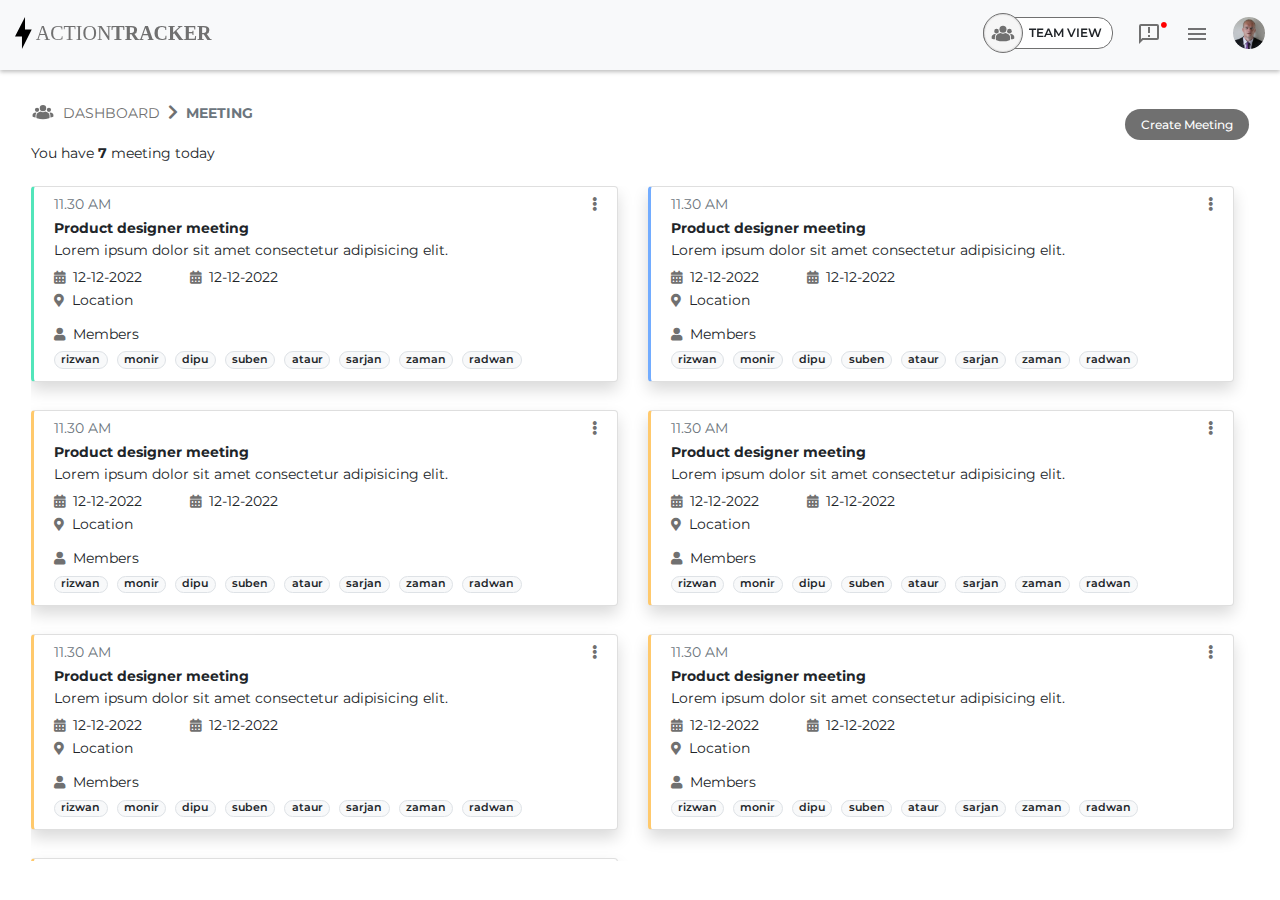
<file: meeting.html>
<!doctype html>
<html class="no-js" lang="en">

<head>
    <meta charset="utf-8">
    <meta http-equiv="X-UA-Compatible" content="IE=edge">
    <!-- <meta http-equiv="Content-Type" content="text/html; charset=utf-8"> -->
    <meta name="viewport" content="width=device-width, initial-scale=1">
    <meta name="title" content="Action Tracker | Project Management Tool">
    <meta name="description" content="Action Tracker">
    <meta name="keywords" content="Action Tracker">
    <meta name="robots" content="index">
    <meta name="language" content="English">
    <title>Action Tracker| Management Tool</title>

    <link rel="shortcut icon" type="image/x-icon" href="img/favicon.ico">
    <link rel="icon" href="img/favicon.ico" type="image/x-icon" />


    <!-- CSS here -->
    <link rel="stylesheet" href="css/bootstrap.min.css">
    <link rel="stylesheet" href="css/fontawesome-all.min.css">
    <link rel="stylesheet" href="css/plugin/jquery-ui.css">
    <link rel="stylesheet" href="css/plugin/fullcalendar.min.css">
    <link rel="stylesheet" href="css/plugin/chosen.css">
    <link rel="stylesheet" href="css/style.css">
    <link rel="stylesheet" href="css/responsive.css">


</head>

<body id="meeting-page" class="vbox viewport">
    <header class="navigation-bar">
        <!-- Navabar -->
        <nav class="navbar navbar-expand-lg fixed-top navbar-light bg-light">
            <div class="container-fluid">
                <a class="navbar-brand" href="./index.html"><img class="logo" src="./img/logo.svg" alt="action-tracker-logo"></a>

                <div class="nav-content" id="navbarSupportedContent">
                    <ul class="navbar-nav ml-auto">

                        <li class="nav-item nav--item">
                            <div class="toggle-switch">
                                <input type="checkbox" class="toggle-switch-view" id="toggleSwitchView">
                                <label for="toggleSwitchView" class="switch-toggle" data-on="My View"
                                    data-off="Team View"></label>
                            </div>
                        </li>

                        <div class="dropdown notification-dropdown ml-4">
                            <a class="dropdown-toggle" id="dropdownMenuButton" data-toggle="dropdown"
                                aria-expanded="false"><img src="./img/icon/notification.svg" class="bizz-iocn" alt="information">
                                <i class="fas fa-circle position-absolute custom-notification-size"></i>
                            </a>
                            <div class="dropdown-menu shadow-lg  position-absolute notification-dropdown"
                                aria-labelledby="dropdownMenuButton">
                                <a class="dropdown-item" href="#">Neil Coomber created a project Smokey Bear</a>
                                <a class="dropdown-item" href="#">Neil Coomber created a project Smokey Bear</a>
                                <a class="dropdown-item" href="#">Neil Coomber created a project Smokey Bear</a>
                                <a class="dropdown-item" href="#">Neil Coomber created a project Smokey Bear</a>
                                <a class="dropdown-item" href="#">Neil Coomber created a project Smokey Bear</a>
                                <a class="dropdown-item" href="#">Neil Coomber created a project Smokey Bear</a>
                                <a class="dropdown-item" href="#">Neil Coomber created a project Smokey Bear</a>
                                <a class="dropdown-item" href="#">Neil Coomber created a project Smokey Bear</a>
                                
                            </div>
                        </div>

                        <div class="dropdown notification-dropdown ml-4">
                            <a class="dropdown-toggle" id="dropdownMenuButton" data-toggle="dropdown"
                                aria-expanded="false"><img src="./img/icon/burger.svg" class="bizz-iocn"
                                    alt="information">
                            </a>
                            <div class="dropdown-menu shadow-lg  position-absolute notification-dropdown"
                                aria-labelledby="dropdownMenuButton">
                                <a class="dropdown-item" href="./index.html">Dashboard</a>
                                <a class="dropdown-item" href="./project.html">Project</a>
                                <a class="dropdown-item" href="./project-list.html">Project List</a>
                                <a class="dropdown-item" href="./risk-list.html">Risk List</a>
                                <a class="dropdown-item" href="./meeting.html">Meeting</a>
                                <a class="dropdown-item" href="./signIn.html">Sign In</a>
                                <a class="dropdown-item" href="./signup.html">Sign Up</a>
                            
                            </div>
                        </div>

                        <div class="dropdown ml-4">
                            <a class="dropdown-toggle" id="dropdownMenuButton" data-toggle="dropdown"
                                aria-expanded="false">
                                <img src="./img/icon/user1.png" class="bizz-iocn" alt="user">
                            </a>
                            <div class="dropdown-menu shadow-lg  position-absolute profile-dropdown-menu"
                                aria-labelledby="dropdownMenuButton">
                                <div class="drop-heading py-3 px-3">
                                    <div class="text-left">
                                        <h5 class="text-dark mb-0 fs-10 font-weight-bold fw-semibold">Percy Kewshun</h5>
                                        <small class="mb-0">Front End Engineer</small>
                                        <small class="mb-0">example@gmail.com</small>
                                    </div>

                                </div>

                                <a class="dropdown-item" href="#">Profile</a>
                                <a class="dropdown-item" href="#">Sign out</a>

                            </div>
                        </div>
                    </ul>
                </div>
            </div>
        </nav>
    </header>

    <main class="px-lg-3 main hbox">
        <div class="container-fluid">
            <div class="row mb-4">
                <div class="col-md-12">
                    <div
                        class="content-title  w-100  d-flex justify-content-between align-content-center align-items-center">
                        <nav aria-label="breadcrumb" class="page-header bradecrumb-action mt-n2">
                            <ol
                                class="breadcrumb d-flex align-content-center align-items-center bg-transparent py-0 px-0">
                                <li class="text-uppercase mr-2"><img src="./img/icon/team.svg" class="breadcum--icon"
                                        alt="">
                                </li>
                                <li class="breadcrumb-item text-uppercase"><a href="index.html">Dashboard</a></li>
                                <li class="breadcrumb-item text-uppercase font-weight-bold active" aria-current="page">
                                    Meeting</li>
                            </ol>
                        </nav>

                        <div class="">
                            <button type="button" class="btn-at btn-project-create py-2" data-toggle="modal"
                                data-target="#meetingreateModal">Create
                                meeting</button>
                        </div>

                    </div>
                    <p>You have <span class="font-weight-bold">7</span> meeting today</p>
                </div>
            </div>

            <section class="metting-content-block">
                <div class="row">
                    <!-- single meeting start-->
                    <div class="col-md-6 col-lg-6">
                        <div class="meeting-list-box">
                            <div class="card shadow text-green">
                                <div class="card-body py-2">
                                    <div class="meeting-time-text-group clearfix">
                                        <div class="float-left">
                                            <h5 class="card-title text-muted ">11.30 AM</h5>
                                        </div>
                                        <div class="float-right">
                                            <button class="border-0"  data-toggle="dropdown" aria-expanded="false"><i class="fas fa-ellipsis-v"></i></button>
                                            <div class="dropdown-menu dropdown-menu-right dropdown-menu-lg-left py-0">
                                                <a class="dropdown-item py-2 px-2" href="#"><i class="fas fa-edit"></i> Edit</a>
                                                <a class="dropdown-item py-2 px-2" href="#"><i class="fas fa-trash"></i> Delete</a>
                                              </div>
                                        </div>
                                    </div>
                                    <div class="meeting-short-title">
                                        <h1 class="font-weight-bold">Product designer meeting</h1>
                                        <p class="mt-1">Lorem ipsum dolor sit amet consectetur adipisicing elit. </p>
                                    </div>
                                    <div class="details-information mt-1">
                                        <div class="date-group">
                                            <p><span class="mr-5"><i class="fas fa-calendar-alt mr-2 mt-2"></i>12-12-2022</span><span><i class="fas fa-calendar-alt mr-2 mt-2"></i>12-12-2022</span></p>
                                            <p><i class="fas fa-map-marker-alt mr-2 mt-2"></i><span>Location</span></p>
                                        </div>
                                    </div>
                                    <div class="meeting-user-list mt-3">
                                        <p><i class="fas fa-user mr-2 mb-2"></i>Members</p>
                                        <div class="user-list-group">
                                            <span class="badge badge-pill badge-light border mb-1">rizwan</span>
                                            <span class="badge badge-pill badge-light border mb-1">monir</span>
                                            <span class="badge badge-pill badge-light border mb-1">dipu</span>
                                            <span class="badge badge-pill badge-light border mb-1">suben</span>
                                            <span class="badge badge-pill badge-light border mb-1">ataur</span>
                                            <span class="badge badge-pill badge-light border mb-1">sarjan</span>
                                            <span class="badge badge-pill badge-light border mb-1">zaman</span>
                                            <span class="badge badge-pill badge-light border mb-1">radwan</span>
                                        </div>
                                    </div>
                                </div>
                            </div>
                        </div>
                    </div>
                     <!-- single meeting end-->

                     <div class="col-md-6 col-lg-6">
                        <div class="meeting-list-box">
                            <div class="card shadow text-blue">
                                <div class="card-body py-2">
                                    <div class="meeting-time-text-group clearfix">
                                        <div class="float-left">
                                            <h5 class="card-title text-muted ">11.30 AM</h5>
                                        </div>
                                        <div class="float-right">
                                            <button class="border-0"  data-toggle="dropdown" aria-expanded="false"><i class="fas fa-ellipsis-v"></i></button>
                                            <div class="dropdown-menu dropdown-menu-right dropdown-menu-lg-left py-0">
                                                <a class="dropdown-item py-2 px-2" href="#"><i class="fas fa-edit"></i> Edit</a>
                                                <a class="dropdown-item py-2 px-2" href="#"><i class="fas fa-trash"></i> Delete</a>
                                              </div>
                                        </div>
                                    </div>
                                    <div class="meeting-short-title">
                                        <h1 class="font-weight-bold">Product designer meeting</h1>
                                        <p class="mt-1">Lorem ipsum dolor sit amet consectetur adipisicing elit. </p>
                                    </div>
                                    <div class="details-information mt-1">
                                        <div class="date-group">
                                            <p><span class="mr-5"><i class="fas fa-calendar-alt mr-2 mt-2"></i>12-12-2022</span><span><i class="fas fa-calendar-alt mr-2 mt-2"></i>12-12-2022</span></p>
                                            <p><i class="fas fa-map-marker-alt mr-2 mt-2"></i><span>Location</span></p>
                                        </div>
                                    </div>
                                    <div class="meeting-user-list mt-3">
                                        <p><i class="fas fa-user mr-2 mb-2"></i>Members</p>
                                        <div class="user-list-group">
                                            <span class="badge badge-pill badge-light border mb-1">rizwan</span>
                                            <span class="badge badge-pill badge-light border mb-1">monir</span>
                                            <span class="badge badge-pill badge-light border mb-1">dipu</span>
                                            <span class="badge badge-pill badge-light border mb-1">suben</span>
                                            <span class="badge badge-pill badge-light border mb-1">ataur</span>
                                            <span class="badge badge-pill badge-light border mb-1">sarjan</span>
                                            <span class="badge badge-pill badge-light border mb-1">zaman</span>
                                            <span class="badge badge-pill badge-light border mb-1">radwan</span>
                                        </div>
                                    </div>
                                </div>
                            </div>
                        </div>
                    </div>

                    <div class="col-md-6 col-lg-6">
                        <div class="meeting-list-box">
                            <div class="card shadow text-yellow">
                                <div class="card-body py-2">
                                    <div class="meeting-time-text-group clearfix">
                                        <div class="float-left">
                                            <h5 class="card-title text-muted ">11.30 AM</h5>
                                        </div>
                                        <div class="float-right">
                                            <button class="border-0"  data-toggle="dropdown" aria-expanded="false"><i class="fas fa-ellipsis-v"></i></button>
                                            <div class="dropdown-menu dropdown-menu-right dropdown-menu-lg-left py-0">
                                                <a class="dropdown-item py-2 px-2" href="#"><i class="fas fa-edit"></i> Edit</a>
                                                <a class="dropdown-item py-2 px-2" href="#"><i class="fas fa-trash"></i> Delete</a>
                                              </div>
                                        </div>
                                    </div>
                                    <div class="meeting-short-title">
                                        <h1 class="font-weight-bold">Product designer meeting</h1>
                                        <p class="mt-1">Lorem ipsum dolor sit amet consectetur adipisicing elit. </p>
                                    </div>
                                    <div class="details-information mt-1">
                                        <div class="date-group">
                                            <p><span class="mr-5"><i class="fas fa-calendar-alt mr-2 mt-2"></i>12-12-2022</span><span><i class="fas fa-calendar-alt mr-2 mt-2"></i>12-12-2022</span></p>
                                            <p><i class="fas fa-map-marker-alt mr-2 mt-2"></i><span>Location</span></p>
                                        </div>
                                    </div>
                                    <div class="meeting-user-list mt-3">
                                        <p><i class="fas fa-user mr-2 mb-2"></i>Members</p>
                                        <div class="user-list-group">
                                            <span class="badge badge-pill badge-light border mb-1">rizwan</span>
                                            <span class="badge badge-pill badge-light border mb-1">monir</span>
                                            <span class="badge badge-pill badge-light border mb-1">dipu</span>
                                            <span class="badge badge-pill badge-light border mb-1">suben</span>
                                            <span class="badge badge-pill badge-light border mb-1">ataur</span>
                                            <span class="badge badge-pill badge-light border mb-1">sarjan</span>
                                            <span class="badge badge-pill badge-light border mb-1">zaman</span>
                                            <span class="badge badge-pill badge-light border mb-1">radwan</span>
                                        </div>
                                    </div>
                                </div>
                            </div>
                        </div>
                    </div>
                
                    <div class="col-md-6 col-lg-6">
                        <div class="meeting-list-box">
                            <div class="card shadow text-yellow">
                                <div class="card-body py-2">
                                    <div class="meeting-time-text-group clearfix">
                                        <div class="float-left">
                                            <h5 class="card-title text-muted ">11.30 AM</h5>
                                        </div>
                                        <div class="float-right">
                                            <button class="border-0"  data-toggle="dropdown" aria-expanded="false"><i class="fas fa-ellipsis-v"></i></button>
                                            <div class="dropdown-menu dropdown-menu-right dropdown-menu-lg-left py-0">
                                                <a class="dropdown-item py-2 px-2" href="#"><i class="fas fa-edit"></i> Edit</a>
                                                <a class="dropdown-item py-2 px-2" href="#"><i class="fas fa-trash"></i> Delete</a>
                                              </div>
                                        </div>
                                    </div>
                                    <div class="meeting-short-title">
                                        <h1 class="font-weight-bold">Product designer meeting</h1>
                                        <p class="mt-1">Lorem ipsum dolor sit amet consectetur adipisicing elit. </p>
                                    </div>
                                    <div class="details-information mt-1">
                                        <div class="date-group">
                                            <p><span class="mr-5"><i class="fas fa-calendar-alt mr-2 mt-2"></i>12-12-2022</span><span><i class="fas fa-calendar-alt mr-2 mt-2"></i>12-12-2022</span></p>
                                            <p><i class="fas fa-map-marker-alt mr-2 mt-2"></i><span>Location</span></p>
                                        </div>
                                    </div>
                                    <div class="meeting-user-list mt-3">
                                        <p><i class="fas fa-user mr-2 mb-2"></i>Members</p>
                                        <div class="user-list-group">
                                            <span class="badge badge-pill badge-light border mb-1">rizwan</span>
                                            <span class="badge badge-pill badge-light border mb-1">monir</span>
                                            <span class="badge badge-pill badge-light border mb-1">dipu</span>
                                            <span class="badge badge-pill badge-light border mb-1">suben</span>
                                            <span class="badge badge-pill badge-light border mb-1">ataur</span>
                                            <span class="badge badge-pill badge-light border mb-1">sarjan</span>
                                            <span class="badge badge-pill badge-light border mb-1">zaman</span>
                                            <span class="badge badge-pill badge-light border mb-1">radwan</span>
                                        </div>
                                    </div>
                                </div>
                            </div>
                        </div>
                    </div>


                    <div class="col-md-6 col-lg-6">
                        <div class="meeting-list-box">
                            <div class="card shadow text-yellow">
                                <div class="card-body py-2">
                                    <div class="meeting-time-text-group clearfix">
                                        <div class="float-left">
                                            <h5 class="card-title text-muted ">11.30 AM</h5>
                                        </div>
                                        <div class="float-right">
                                            <button class="border-0"  data-toggle="dropdown" aria-expanded="false"><i class="fas fa-ellipsis-v"></i></button>
                                            <div class="dropdown-menu dropdown-menu-right dropdown-menu-lg-left py-0">
                                                <a class="dropdown-item py-2 px-2" href="#"><i class="fas fa-edit"></i> Edit</a>
                                                <a class="dropdown-item py-2 px-2" href="#"><i class="fas fa-trash"></i> Delete</a>
                                              </div>
                                        </div>
                                    </div>
                                    <div class="meeting-short-title">
                                        <h1 class="font-weight-bold">Product designer meeting</h1>
                                        <p class="mt-1">Lorem ipsum dolor sit amet consectetur adipisicing elit. </p>
                                    </div>
                                    <div class="details-information mt-1">
                                        <div class="date-group">
                                            <p><span class="mr-5"><i class="fas fa-calendar-alt mr-2 mt-2"></i>12-12-2022</span><span><i class="fas fa-calendar-alt mr-2 mt-2"></i>12-12-2022</span></p>
                                            <p><i class="fas fa-map-marker-alt mr-2 mt-2"></i><span>Location</span></p>
                                        </div>
                                    </div>
                                    <div class="meeting-user-list mt-3">
                                        <p><i class="fas fa-user mr-2 mb-2"></i>Members</p>
                                        <div class="user-list-group">
                                            <span class="badge badge-pill badge-light border mb-1">rizwan</span>
                                            <span class="badge badge-pill badge-light border mb-1">monir</span>
                                            <span class="badge badge-pill badge-light border mb-1">dipu</span>
                                            <span class="badge badge-pill badge-light border mb-1">suben</span>
                                            <span class="badge badge-pill badge-light border mb-1">ataur</span>
                                            <span class="badge badge-pill badge-light border mb-1">sarjan</span>
                                            <span class="badge badge-pill badge-light border mb-1">zaman</span>
                                            <span class="badge badge-pill badge-light border mb-1">radwan</span>
                                        </div>
                                    </div>
                                </div>
                            </div>
                        </div>
                    </div>


                    <div class="col-md-6 col-lg-6">
                        <div class="meeting-list-box">
                            <div class="card shadow text-yellow">
                                <div class="card-body py-2">
                                    <div class="meeting-time-text-group clearfix">
                                        <div class="float-left">
                                            <h5 class="card-title text-muted ">11.30 AM</h5>
                                        </div>
                                        <div class="float-right">
                                            <button class="border-0"  data-toggle="dropdown" aria-expanded="false"><i class="fas fa-ellipsis-v"></i></button>
                                            <div class="dropdown-menu dropdown-menu-right dropdown-menu-lg-left py-0">
                                                <a class="dropdown-item py-2 px-2" href="#"><i class="fas fa-edit"></i> Edit</a>
                                                <a class="dropdown-item py-2 px-2" href="#"><i class="fas fa-trash"></i> Delete</a>
                                              </div>
                                        </div>
                                    </div>
                                    <div class="meeting-short-title">
                                        <h1 class="font-weight-bold">Product designer meeting</h1>
                                        <p class="mt-1">Lorem ipsum dolor sit amet consectetur adipisicing elit. </p>
                                    </div>
                                    <div class="details-information mt-1">
                                        <div class="date-group">
                                            <p><span class="mr-5"><i class="fas fa-calendar-alt mr-2 mt-2"></i>12-12-2022</span><span><i class="fas fa-calendar-alt mr-2 mt-2"></i>12-12-2022</span></p>
                                            <p><i class="fas fa-map-marker-alt mr-2 mt-2"></i><span>Location</span></p>
                                        </div>
                                    </div>
                                    <div class="meeting-user-list mt-3">
                                        <p><i class="fas fa-user mr-2 mb-2"></i>Members</p>
                                        <div class="user-list-group">
                                            <span class="badge badge-pill badge-light border mb-1">rizwan</span>
                                            <span class="badge badge-pill badge-light border mb-1">monir</span>
                                            <span class="badge badge-pill badge-light border mb-1">dipu</span>
                                            <span class="badge badge-pill badge-light border mb-1">suben</span>
                                            <span class="badge badge-pill badge-light border mb-1">ataur</span>
                                            <span class="badge badge-pill badge-light border mb-1">sarjan</span>
                                            <span class="badge badge-pill badge-light border mb-1">zaman</span>
                                            <span class="badge badge-pill badge-light border mb-1">radwan</span>
                                        </div>
                                    </div>
                                </div>
                            </div>
                        </div>
                    </div>

                    <div class="col-md-6 col-lg-6">
                        <div class="meeting-list-box">
                            <div class="card shadow text-yellow">
                                <div class="card-body py-2">
                                    <div class="meeting-time-text-group clearfix">
                                        <div class="float-left">
                                            <h5 class="card-title text-muted ">11.30 AM</h5>
                                        </div>
                                        <div class="float-right">
                                            <button class="border-0"  data-toggle="dropdown" aria-expanded="false"><i class="fas fa-ellipsis-v"></i></button>
                                            <div class="dropdown-menu dropdown-menu-right dropdown-menu-lg-left py-0">
                                                <a class="dropdown-item py-2 px-2" href="#"><i class="fas fa-edit"></i> Edit</a>
                                                <a class="dropdown-item py-2 px-2" href="#"><i class="fas fa-trash"></i> Delete</a>
                                              </div>
                                        </div>
                                    </div>
                                    <div class="meeting-short-title">
                                        <h1 class="font-weight-bold">Product designer meeting</h1>
                                        <p class="mt-1">Lorem ipsum dolor sit amet consectetur adipisicing elit. </p>
                                    </div>
                                    <div class="details-information mt-1">
                                        <div class="date-group">
                                            <p><span class="mr-5"><i class="fas fa-calendar-alt mr-2 mt-2"></i>12-12-2022</span><span><i class="fas fa-calendar-alt mr-2 mt-2"></i>12-12-2022</span></p>
                                            <p><i class="fas fa-map-marker-alt mr-2 mt-2"></i><span>Location</span></p>
                                        </div>
                                    </div>
                                    <div class="meeting-user-list mt-3">
                                        <p><i class="fas fa-user mr-2 mb-2"></i>Members</p>
                                        <div class="user-list-group">
                                            <span class="badge badge-pill badge-light border mb-1">rizwan</span>
                                            <span class="badge badge-pill badge-light border mb-1">monir</span>
                                            <span class="badge badge-pill badge-light border mb-1">dipu</span>
                                            <span class="badge badge-pill badge-light border mb-1">suben</span>
                                            <span class="badge badge-pill badge-light border mb-1">ataur</span>
                                            <span class="badge badge-pill badge-light border mb-1">sarjan</span>
                                            <span class="badge badge-pill badge-light border mb-1">zaman</span>
                                            <span class="badge badge-pill badge-light border mb-1">radwan</span>
                                        </div>
                                    </div>
                                </div>
                            </div>
                        </div>
                    </div>

                </div>
            </section>
        </div>

    </main>

    <!-- meeting Create Modal -->
    <div class="modal fade" id="meetingreateModal" aria-labelledby="exampleModalLabel" aria-hidden="true"
        data-backdrop="static" data-keyboard="false">
        <div class="modal-dialog  modal-dialog-centered">
            <div class="modal-content rounded-0">
                <div
                    class="modal-header d-flex justify-content-between align-items-center border-secondary py-1 rounded-0">
                    <h1 class="modal-title font-weight-bold text-uppercase">Meeting Create</h1>
                    <div>
                        <button type="button" class="close border-0 bg-transparent" data-dismiss="modal"><img
                                src="./img/icon/Save.png" alt="save"></button>
                        <button type="button" class="close save border-0 bg-transparent" data-dismiss="modal"><img
                                src="./img/icon/close.png" alt="close"></button>
                    </div>
                </div>
                <div class="modal-body">
                    <div class="panel panel-default ">
                        <div class="panel-body px-lg-5">
                            <form autocomplete="off">
                                <div class="form-group">
                                    <label for="title" class="text-uppercase mb-2">Title</label>
                                    <input type="text" class="form-control" id="title" placeholder="TITLE">
                                </div>

                                <div class="form-group">
                                    <label for="startDate" class="text-uppercase mb-2">
                                        Start Date</label>
                                    <input type="text" class="form-control datepicker" id="startDate"
                                        placeholder="START DATE" autocomplete="off">
                                </div>

                                <div class="form-group">
                                    <label for="startDate" class="text-uppercase mb-2">
                                        End Date</label>
                                    <input type="text" class="form-control datepicker" id="endDate"
                                        placeholder="END DATE" autocomplete="off">
                                </div>

                                <div class="form-group">
                                    <label for="location" class="text-uppercase mb-2">Location</label>
                                    <input type="text" class="form-control" id="location" placeholder="LOCATION">
                                </div>


                                <div class="form-group">
                                    <label for="members" class="text-uppercase mb-2">Members</label>
                                    <select data-placeholder="TYPE OR SELECT" id="members" class="chosen-select"
                                        multiple name="members">
                                        <option value=""></option>

                                        <option value="rizwan">rizwan</option>
                                        <option value="admin">admin</option>
                                        <option value="dipu">dipu</option>
                                        <option value="Apu">Apu</option>
                                        <option value="ataur">ataur</option>
                                        <option value="suben">suben</option>
                                        <option value="sarjan">sarjan</option>
                                        <option value="radwan">radwan</option>

                                    </select>
                                </div>

                                <div class="form-group">
                                    <label for="eventStatus" class="text-uppercase mb-2">Event Status</label>
                                    <select data-placeholder="TYPE OR SELECT" class="chosen-select" name="eventStatus">
                                        <option value=""></option>

                                        <option value="red" class="event-color-red mb-2">Red</option>
                                        <option value="green" class="event-color-green mb-2">Green</option>
                                        <option value="blue" class="event-color-blue mb-2">Blue</option>
                                    </select>
                                </div>

                                <div class="form-group">
                                    <label for="title" class="text-uppercase mb-2">Description</label>
                                    <textarea cols="5" rows="2" class="form-control" id="title" placeholder="DESCRIPTION"></textarea>
                                </div>

                            </form>
                        </div>
                    </div>
                </div>

            </div>
        </div>
    </div>



    <!-- JS here -->
    <script src="js/jquery-3.2.1.min.js"></script>
    <script src="js/popper.min.js"></script>
    <script src="js/bootstrap.min.js"></script>
    <script src="js/plugin/jquery-ui.js"></script>
    <script src="js/plugin/fullcalendar.min.js"></script>
    <script src="js/plugin/chosen.jquery.min.js"></script>
    <script src="js/calender-event.js"></script>
    <script src="js/main.js"></script>

    <script>
        //select
        $(".chosen-select").chosen({
            no_results_text: "Oops, nothing found!",
            width: "100%"
        });

        //datapicker
        $(function () {
            $(".datepicker").datepicker({
                format: "dd/mm/yyyy",
                autoclose: true,
                todayHighlight: true
            });
        });
    </script>

</body>

</html>
</file>
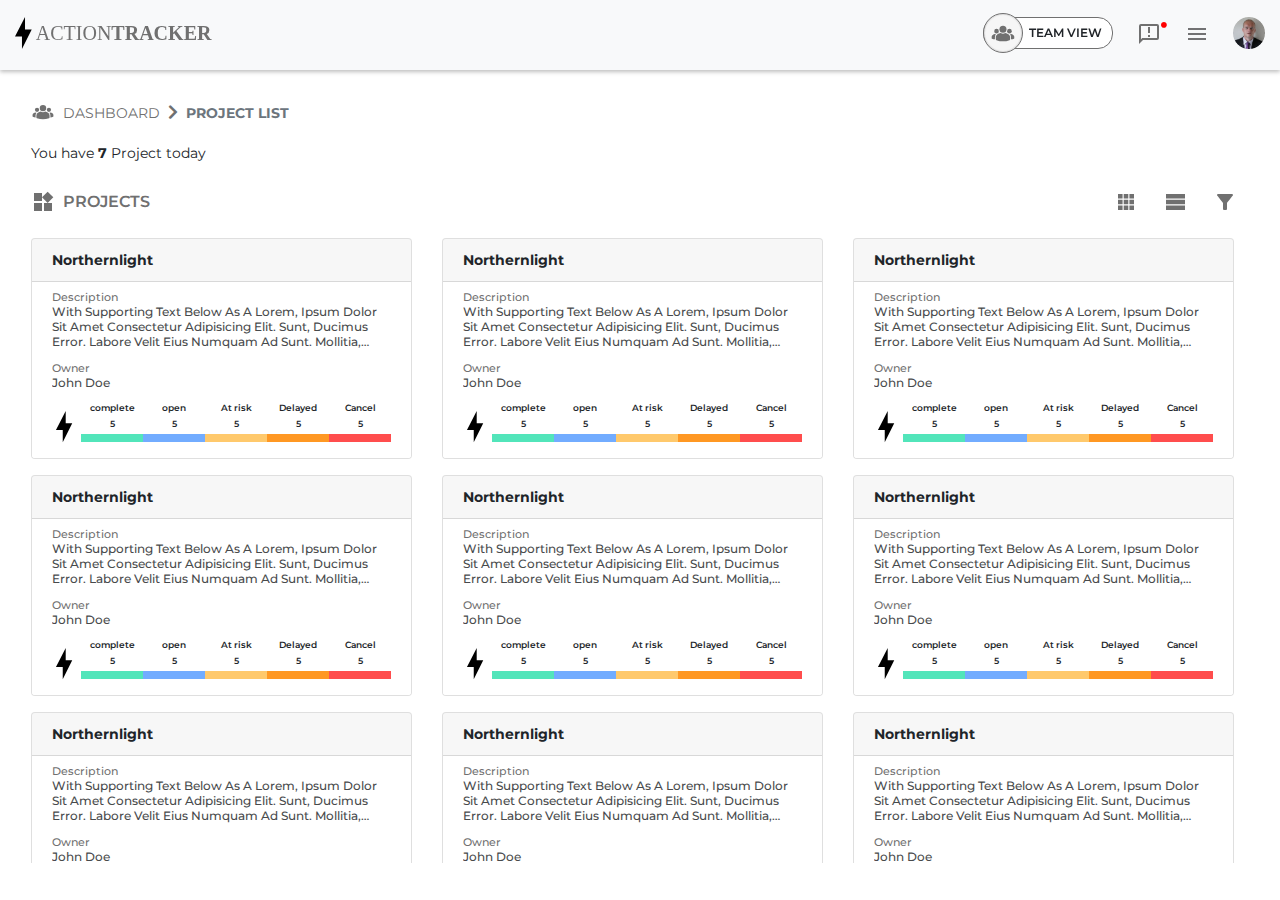
<file: project-list.html>
<!doctype html>
<html class="no-js" lang="en">

<head>
    <meta charset="utf-8">
    <meta http-equiv="X-UA-Compatible" content="IE=edge">
    <!-- <meta http-equiv="Content-Type" content="text/html; charset=utf-8"> -->
    <meta name="viewport" content="width=device-width, initial-scale=1">
    <meta name="title" content="Action Tracker | Project Management Tool">
    <meta name="description" content="Action Tracker">
    <meta name="keywords" content="Action Tracker">
    <meta name="robots" content="index">
    <meta name="language" content="English">
    <title>Action Tracker| Management Tool</title>

    <link rel="shortcut icon" type="image/x-icon" href="img/favicon.ico">
    <link rel="icon" href="img/favicon.ico" type="image/x-icon" />


    <!-- CSS here -->
    <link rel="stylesheet" href="css/bootstrap.min.css">
    <link rel="stylesheet" href="css/fontawesome-all.min.css">
    <link rel="stylesheet" href="css/plugin/jquery-ui.css">
    <link rel="stylesheet" href="css/plugin/fullcalendar.min.css">
    <link rel="stylesheet" href="css/plugin/chosen.css">
    <link rel="stylesheet" href="css/style.css">
    <link rel="stylesheet" href="css/responsive.css">


</head>

<body id="project-list-page" class="vbox viewport">
    <header class="navigation-bar">
        <!-- Navabar -->
        <nav class="navbar navbar-expand-lg fixed-top navbar-light bg-light">
            <div class="container-fluid">
                <a class="navbar-brand" href="./index.html"><img class="logo" src="./img/logo.svg" alt="action-tracker-logo"></a>

                <div class="nav-content" id="navbarSupportedContent">
                    <ul class="navbar-nav ml-auto">

                        <li class="nav-item nav--item">
                            <div class="toggle-switch">
                                <input type="checkbox" class="toggle-switch-view" id="toggleSwitchView">
                                <label for="toggleSwitchView" class="switch-toggle" data-on="My View"
                                    data-off="Team View"></label>
                            </div>
                        </li>

                        <div class="dropdown notification-dropdown ml-4">
                            <a class="dropdown-toggle" id="dropdownMenuButton" data-toggle="dropdown"
                                aria-expanded="false"><img src="./img/icon/notification.svg" class="bizz-iocn" alt="information">
                                <i class="fas fa-circle position-absolute custom-notification-size"></i>
                            </a>
                            <div class="dropdown-menu shadow-lg  position-absolute notification-dropdown"
                                aria-labelledby="dropdownMenuButton">
                                <a class="dropdown-item" href="#">Neil Coomber created a project Smokey Bear</a>
                                <a class="dropdown-item" href="#">Neil Coomber created a project Smokey Bear</a>
                                <a class="dropdown-item" href="#">Neil Coomber created a project Smokey Bear</a>
                                <a class="dropdown-item" href="#">Neil Coomber created a project Smokey Bear</a>
                                <a class="dropdown-item" href="#">Neil Coomber created a project Smokey Bear</a>
                                <a class="dropdown-item" href="#">Neil Coomber created a project Smokey Bear</a>
                                <a class="dropdown-item" href="#">Neil Coomber created a project Smokey Bear</a>
                                <a class="dropdown-item" href="#">Neil Coomber created a project Smokey Bear</a>
                                
                            </div>
                        </div>

                        <div class="dropdown notification-dropdown ml-4">
                            <a class="dropdown-toggle" id="dropdownMenuButton" data-toggle="dropdown"
                                aria-expanded="false"><img src="./img/icon/burger.svg" class="bizz-iocn"
                                    alt="information">
                            </a>
                            <div class="dropdown-menu shadow-lg  position-absolute notification-dropdown"
                                aria-labelledby="dropdownMenuButton">
                                <a class="dropdown-item" href="./index.html">Dashboard</a>
                                <a class="dropdown-item" href="./project.html">Project</a>
                                <a class="dropdown-item" href="./project-list.html">Project List</a>
                                <a class="dropdown-item" href="./risk-list.html">Risk List</a>
                                <a class="dropdown-item" href="./meeting.html">Meeting</a>
                                <a class="dropdown-item" href="./signIn.html">Sign In</a>
                                <a class="dropdown-item" href="./signup.html">Sign Up</a>
                            
                            </div>
                        </div>

                        <div class="dropdown ml-4">
                            <a class="dropdown-toggle" id="dropdownMenuButton" data-toggle="dropdown"
                                aria-expanded="false">
                                <img src="./img/icon/user1.png" class="bizz-iocn" alt="user">
                            </a>
                            <div class="dropdown-menu shadow-lg  position-absolute profile-dropdown-menu"
                                aria-labelledby="dropdownMenuButton">
                                <div class="drop-heading py-3 px-3">
                                    <div class="text-left">
                                        <h5 class="text-dark mb-0 fs-10 font-weight-bold fw-semibold">Percy Kewshun</h5>
                                        <small class="mb-0">Front End Engineer</small>
                                        <small class="mb-0">example@gmail.com</small>
                                    </div>

                                </div>

                                <a class="dropdown-item" href="#">Profile</a>
                                <a class="dropdown-item" href="#">Sign out</a>

                            </div>
                        </div>
                    </ul>
                </div>
            </div>
        </nav>
    </header>

    <main class="px-lg-3 main hbox">
        <div class="container-fluid">
            <div class="row mb-4">
                <div class="col-md-12">
                    <div
                        class="content-title  w-100  d-flex justify-content-between align-content-center align-items-center">
                        <nav aria-label="breadcrumb" class="page-header bradecrumb-action mt-n2">
                            <ol
                                class="breadcrumb d-flex align-content-center align-items-center bg-transparent py-0 px-0">
                                <li class="text-uppercase mr-2"><img src="./img/icon/team.svg" class="breadcum--icon"
                                        alt="">
                                </li>
                                <li class="breadcrumb-item text-uppercase"><a href="index.html">Dashboard</a></li>
                                <li class="breadcrumb-item text-uppercase font-weight-bold active" aria-current="page">
                                    Project List</li>
                            </ol>
                        </nav>

                    </div>
                    <p>You have <span class="font-weight-bold">7</span> Project today</p>
                </div>
            </div>

            <section class="project-content-block">
                    <div class="projects-list">
                        <div class="canvas-header">
                            <div class="d-flex justify-content-between align-items-center mb-3">
                                <div class="project-list-header">
                                    <div class="d-flex align-items-center">
                                        <span class="mr-2"><img src="./img/icon/project-black.svg"
                                                alt="calendar"></span>
                                        <p class="text-uppercase">projects</p>
                                    </div>
                                    <div>

                                    </div>
                                </div>
                                <ul class="nav nav-pills bg-transparent" id="pills-tab" role="tablist">
                                    <li class="nav-item" role="presentation">
                                        <a class="nav-link border-0 active" id="pills-home-tab" data-toggle="pill"
                                            href="#pills-home" role="tab" aria-controls="pills-home"
                                            aria-selected="true"><img src="./img/icon/square.svg"
                                                alt="horizontal tab"></a>
                                    </li>
                                    <li class="nav-item" role="presentation">
                                        <a class="nav-link border-0" id="pills-profile-tab" data-toggle="pill"
                                            href="#pills-profile" role="tab" aria-controls="pills-profile"
                                            aria-selected="false"><img src="./img/icon/vertical.svg"
                                                alt="vertical tab"></a>
                                    </li>
                                    <li class="nav-item" role="presentation">
                                        <button class="nav-link border-0 bg-transparent"  data-toggle="modal" data-target="#actionFilter">
                                            <img src="./img/icon/filter-black.svg" alt="">
                                        </button>
                                    </li>
                                </ul>
                            </div>
                        </div>
                        <div class="tab-content project-tab-content" id="pills-tabContent">
                            <div class="tab-pane fade show active" id="pills-home" role="tabpanel"
                                aria-labelledby="pills-home-tab">
                                <div class="project-item-list">
                                    <div class="row">
                                        <div class="col-xs-12 col-sm-12 col-md-6 col-lg-4 col-xl-4 mb-3">
                                            <div class="card">
                                                <div class="card-header font-weight-bold">
                                                    Northernlight
                                                </div>
                                                <div class="card-body py-2">
                                                    <div class="card-title">
                                                        <h1 class="text-capitalize">description</h1>
                                                        <p class="text-capitalize">With supporting text below as
                                                            a Lorem, ipsum dolor sit amet consectetur adipisicing
                                                            elit. Sunt, ducimus error. Labore velit eius numquam ad
                                                            sunt. Mollitia, rerum quaerat minima dignissimos omnis,
                                                            ipsa cumque itaque quisquam quo, aspernatur cupiditate.
                                                        </p>
                                                    </div>
                                                    <div class="card-text">
                                                        <h1 class="text-capitalize">owner</h1>
                                                        <p class="text-capitalize">John Doe</p>
                                                    </div>

                                                </div>
                                                <div class="card-footer border-0 bg-white py-1">
                                                    <div class="projects-group-footer">
                                                        <div class="progress-img">
                                                            <img src="./img/icon/boltz-black.svg"
                                                                alt="project-progress-img">
                                                        </div>
                                                        <div class="action_tracker__project-status-group">
                                                            <div class="action_tracker--progress-group">
                                                                <p>complete</p>
                                                                <p>5</p>
                                                                <div class="progress rounded-0 h-25">
                                                                    <div class="progress-bar bg-green"
                                                                        role="progressbar" style="width: 100%"
                                                                        aria-valuenow="100" aria-valuemin="0"
                                                                        aria-valuemax="100">
                                                                    </div>
                                                                </div>
                                                            </div>
                                                            <div class="action_tracker--progress-group">
                                                                <p>open</p>
                                                                <p>5</p>
                                                                <div class="progress rounded-0 h-25">
                                                                    <div class="progress-bar  bg-blue"
                                                                        role="progressbar" style="width: 100%"
                                                                        aria-valuenow="100" aria-valuemin="0"
                                                                        aria-valuemax="100">
                                                                    </div>
                                                                </div>
                                                            </div>
                                                            <div class="action_tracker--progress-group">
                                                                <p>At risk</p>
                                                                <p>5</p>
                                                                <div class="progress rounded-0 h-25">
                                                                    <div class="progress-bar  bg-yellow"
                                                                        role="progressbar" style="width: 100%"
                                                                        aria-valuenow="100" aria-valuemin="0"
                                                                        aria-valuemax="100">
                                                                    </div>
                                                                </div>
                                                            </div>
                                                            <div class="action_tracker--progress-group">
                                                                <p>Delayed</p>
                                                                <p>5</p>
                                                                <div class="progress rounded-0 h-25">
                                                                    <div class="progress-bar  bg-orange"
                                                                        role="progressbar" style="width: 100%"
                                                                        aria-valuenow="100" aria-valuemin="0"
                                                                        aria-valuemax="100">
                                                                    </div>
                                                                </div>
                                                            </div>
                                                            <div class="action_tracker--progress-group">
                                                                <p>Cancel</p>
                                                                <p>5</p>
                                                                <div class="progress rounded-0 h-25">
                                                                    <div class="progress-bar  bg-deep-red"
                                                                        role="progressbar" style="width: 100%"
                                                                        aria-valuenow="100" aria-valuemin="0"
                                                                        aria-valuemax="100">
                                                                    </div>
                                                                </div>
                                                            </div>
                                                        </div>
                                                    </div>

                                                </div>
                                            </div>
                                        </div>

                                        <div class="col-xs-12 col-sm-12 col-md-6 col-lg-4 col-xl-4 mb-3">
                                            <div class="card">
                                                <div class="card-header font-weight-bold">
                                                    Northernlight
                                                </div>
                                                <div class="card-body py-2">
                                                    <div class="card-title">
                                                        <h1 class="text-capitalize">description</h1>
                                                        <p class="text-capitalize">With supporting text below as
                                                            a Lorem, ipsum dolor sit amet consectetur adipisicing
                                                            elit. Sunt, ducimus error. Labore velit eius numquam ad
                                                            sunt. Mollitia, rerum quaerat minima dignissimos omnis,
                                                            ipsa cumque itaque quisquam quo, aspernatur cupiditate.
                                                        </p>
                                                    </div>
                                                    <div class="card-text">
                                                        <h1 class="text-capitalize">owner</h1>
                                                        <p class="text-capitalize">John Doe</p>
                                                    </div>

                                                </div>
                                                <div class="card-footer border-0 bg-white py-1">
                                                    <div class="projects-group-footer">
                                                        <div class="progress-img">
                                                            <img src="./img/icon/boltz-black.svg"
                                                                alt="project-progress-img">
                                                        </div>
                                                        <div class="action_tracker__project-status-group">
                                                            <div class="action_tracker--progress-group">
                                                                <p>complete</p>
                                                                <p>5</p>
                                                                <div class="progress rounded-0 h-25">
                                                                    <div class="progress-bar bg-green"
                                                                        role="progressbar" style="width: 100%"
                                                                        aria-valuenow="100" aria-valuemin="0"
                                                                        aria-valuemax="100">
                                                                    </div>
                                                                </div>
                                                            </div>
                                                            <div class="action_tracker--progress-group">
                                                                <p>open</p>
                                                                <p>5</p>
                                                                <div class="progress rounded-0 h-25">
                                                                    <div class="progress-bar  bg-blue"
                                                                        role="progressbar" style="width: 100%"
                                                                        aria-valuenow="100" aria-valuemin="0"
                                                                        aria-valuemax="100">
                                                                    </div>
                                                                </div>
                                                            </div>
                                                            <div class="action_tracker--progress-group">
                                                                <p>At risk</p>
                                                                <p>5</p>
                                                                <div class="progress rounded-0 h-25">
                                                                    <div class="progress-bar  bg-yellow"
                                                                        role="progressbar" style="width: 100%"
                                                                        aria-valuenow="100" aria-valuemin="0"
                                                                        aria-valuemax="100">
                                                                    </div>
                                                                </div>
                                                            </div>
                                                            <div class="action_tracker--progress-group">
                                                                <p>Delayed</p>
                                                                <p>5</p>
                                                                <div class="progress rounded-0 h-25">
                                                                    <div class="progress-bar  bg-orange"
                                                                        role="progressbar" style="width: 100%"
                                                                        aria-valuenow="100" aria-valuemin="0"
                                                                        aria-valuemax="100">
                                                                    </div>
                                                                </div>
                                                            </div>
                                                            <div class="action_tracker--progress-group">
                                                                <p>Cancel</p>
                                                                <p>5</p>
                                                                <div class="progress rounded-0 h-25">
                                                                    <div class="progress-bar  bg-deep-red"
                                                                        role="progressbar" style="width: 100%"
                                                                        aria-valuenow="100" aria-valuemin="0"
                                                                        aria-valuemax="100">
                                                                    </div>
                                                                </div>
                                                            </div>
                                                        </div>
                                                    </div>

                                                </div>
                                            </div>
                                        </div>


                                        <div class="col-xs-12 col-sm-12 col-md-6 col-lg-4 col-xl-4 mb-3">
                                            <div class="card">
                                                <div class="card-header font-weight-bold">
                                                    Northernlight
                                                </div>
                                                <div class="card-body py-2">
                                                    <div class="card-title">
                                                        <h1 class="text-capitalize">description</h1>
                                                        <p class="text-capitalize">With supporting text below as
                                                            a Lorem, ipsum dolor sit amet consectetur adipisicing
                                                            elit. Sunt, ducimus error. Labore velit eius numquam ad
                                                            sunt. Mollitia, rerum quaerat minima dignissimos omnis,
                                                            ipsa cumque itaque quisquam quo, aspernatur cupiditate.
                                                        </p>
                                                    </div>
                                                    <div class="card-text">
                                                        <h1 class="text-capitalize">owner</h1>
                                                        <p class="text-capitalize">John Doe</p>
                                                    </div>

                                                </div>
                                                <div class="card-footer border-0 bg-white py-1">
                                                    <div class="projects-group-footer">
                                                        <div class="progress-img">
                                                            <img src="./img/icon/boltz-black.svg"
                                                                alt="project-progress-img">
                                                        </div>
                                                        <div class="action_tracker__project-status-group">
                                                            <div class="action_tracker--progress-group">
                                                                <p>complete</p>
                                                                <p>5</p>
                                                                <div class="progress rounded-0 h-25">
                                                                    <div class="progress-bar bg-green"
                                                                        role="progressbar" style="width: 100%"
                                                                        aria-valuenow="100" aria-valuemin="0"
                                                                        aria-valuemax="100">
                                                                    </div>
                                                                </div>
                                                            </div>
                                                            <div class="action_tracker--progress-group">
                                                                <p>open</p>
                                                                <p>5</p>
                                                                <div class="progress rounded-0 h-25">
                                                                    <div class="progress-bar  bg-blue"
                                                                        role="progressbar" style="width: 100%"
                                                                        aria-valuenow="100" aria-valuemin="0"
                                                                        aria-valuemax="100">
                                                                    </div>
                                                                </div>
                                                            </div>
                                                            <div class="action_tracker--progress-group">
                                                                <p>At risk</p>
                                                                <p>5</p>
                                                                <div class="progress rounded-0 h-25">
                                                                    <div class="progress-bar  bg-yellow"
                                                                        role="progressbar" style="width: 100%"
                                                                        aria-valuenow="100" aria-valuemin="0"
                                                                        aria-valuemax="100">
                                                                    </div>
                                                                </div>
                                                            </div>
                                                            <div class="action_tracker--progress-group">
                                                                <p>Delayed</p>
                                                                <p>5</p>
                                                                <div class="progress rounded-0 h-25">
                                                                    <div class="progress-bar  bg-orange"
                                                                        role="progressbar" style="width: 100%"
                                                                        aria-valuenow="100" aria-valuemin="0"
                                                                        aria-valuemax="100">
                                                                    </div>
                                                                </div>
                                                            </div>
                                                            <div class="action_tracker--progress-group">
                                                                <p>Cancel</p>
                                                                <p>5</p>
                                                                <div class="progress rounded-0 h-25">
                                                                    <div class="progress-bar  bg-deep-red"
                                                                        role="progressbar" style="width: 100%"
                                                                        aria-valuenow="100" aria-valuemin="0"
                                                                        aria-valuemax="100">
                                                                    </div>
                                                                </div>
                                                            </div>
                                                        </div>
                                                    </div>

                                                </div>
                                            </div>
                                        </div>

                                        <div class="col-xs-12 col-sm-12 col-md-6 col-lg-4 col-xl-4 mb-3">
                                            <div class="card">
                                                <div class="card-header font-weight-bold">
                                                    Northernlight
                                                </div>
                                                <div class="card-body py-2">
                                                    <div class="card-title">
                                                        <h1 class="text-capitalize">description</h1>
                                                        <p class="text-capitalize">With supporting text below as
                                                            a Lorem, ipsum dolor sit amet consectetur adipisicing
                                                            elit. Sunt, ducimus error. Labore velit eius numquam ad
                                                            sunt. Mollitia, rerum quaerat minima dignissimos omnis,
                                                            ipsa cumque itaque quisquam quo, aspernatur cupiditate.
                                                        </p>
                                                    </div>
                                                    <div class="card-text">
                                                        <h1 class="text-capitalize">owner</h1>
                                                        <p class="text-capitalize">John Doe</p>
                                                    </div>

                                                </div>
                                                <div class="card-footer border-0 bg-white py-1">
                                                    <div class="projects-group-footer">
                                                        <div class="progress-img">
                                                            <img src="./img/icon/boltz-black.svg"
                                                                alt="project-progress-img">
                                                        </div>
                                                        <div class="action_tracker__project-status-group">
                                                            <div class="action_tracker--progress-group">
                                                                <p>complete</p>
                                                                <p>5</p>
                                                                <div class="progress rounded-0 h-25">
                                                                    <div class="progress-bar bg-green"
                                                                        role="progressbar" style="width: 100%"
                                                                        aria-valuenow="100" aria-valuemin="0"
                                                                        aria-valuemax="100">
                                                                    </div>
                                                                </div>
                                                            </div>
                                                            <div class="action_tracker--progress-group">
                                                                <p>open</p>
                                                                <p>5</p>
                                                                <div class="progress rounded-0 h-25">
                                                                    <div class="progress-bar  bg-blue"
                                                                        role="progressbar" style="width: 100%"
                                                                        aria-valuenow="100" aria-valuemin="0"
                                                                        aria-valuemax="100">
                                                                    </div>
                                                                </div>
                                                            </div>
                                                            <div class="action_tracker--progress-group">
                                                                <p>At risk</p>
                                                                <p>5</p>
                                                                <div class="progress rounded-0 h-25">
                                                                    <div class="progress-bar  bg-yellow"
                                                                        role="progressbar" style="width: 100%"
                                                                        aria-valuenow="100" aria-valuemin="0"
                                                                        aria-valuemax="100">
                                                                    </div>
                                                                </div>
                                                            </div>
                                                            <div class="action_tracker--progress-group">
                                                                <p>Delayed</p>
                                                                <p>5</p>
                                                                <div class="progress rounded-0 h-25">
                                                                    <div class="progress-bar  bg-orange"
                                                                        role="progressbar" style="width: 100%"
                                                                        aria-valuenow="100" aria-valuemin="0"
                                                                        aria-valuemax="100">
                                                                    </div>
                                                                </div>
                                                            </div>
                                                            <div class="action_tracker--progress-group">
                                                                <p>Cancel</p>
                                                                <p>5</p>
                                                                <div class="progress rounded-0 h-25">
                                                                    <div class="progress-bar  bg-deep-red"
                                                                        role="progressbar" style="width: 100%"
                                                                        aria-valuenow="100" aria-valuemin="0"
                                                                        aria-valuemax="100">
                                                                    </div>
                                                                </div>
                                                            </div>
                                                        </div>
                                                    </div>

                                                </div>
                                            </div>
                                        </div>


                                        <div class="col-xs-12 col-sm-12 col-md-6 col-lg-4 col-xl-4 mb-3">
                                            <div class="card">
                                                <div class="card-header font-weight-bold">
                                                    Northernlight
                                                </div>
                                                <div class="card-body py-2">
                                                    <div class="card-title">
                                                        <h1 class="text-capitalize">description</h1>
                                                        <p class="text-capitalize">With supporting text below as
                                                            a Lorem, ipsum dolor sit amet consectetur adipisicing
                                                            elit. Sunt, ducimus error. Labore velit eius numquam ad
                                                            sunt. Mollitia, rerum quaerat minima dignissimos omnis,
                                                            ipsa cumque itaque quisquam quo, aspernatur cupiditate.
                                                        </p>
                                                    </div>
                                                    <div class="card-text">
                                                        <h1 class="text-capitalize">owner</h1>
                                                        <p class="text-capitalize">John Doe</p>
                                                    </div>

                                                </div>
                                                <div class="card-footer border-0 bg-white py-1">
                                                    <div class="projects-group-footer">
                                                        <div class="progress-img">
                                                            <img src="./img/icon/boltz-black.svg"
                                                                alt="project-progress-img">
                                                        </div>
                                                        <div class="action_tracker__project-status-group">
                                                            <div class="action_tracker--progress-group">
                                                                <p>complete</p>
                                                                <p>5</p>
                                                                <div class="progress rounded-0 h-25">
                                                                    <div class="progress-bar bg-green"
                                                                        role="progressbar" style="width: 100%"
                                                                        aria-valuenow="100" aria-valuemin="0"
                                                                        aria-valuemax="100">
                                                                    </div>
                                                                </div>
                                                            </div>
                                                            <div class="action_tracker--progress-group">
                                                                <p>open</p>
                                                                <p>5</p>
                                                                <div class="progress rounded-0 h-25">
                                                                    <div class="progress-bar  bg-blue"
                                                                        role="progressbar" style="width: 100%"
                                                                        aria-valuenow="100" aria-valuemin="0"
                                                                        aria-valuemax="100">
                                                                    </div>
                                                                </div>
                                                            </div>
                                                            <div class="action_tracker--progress-group">
                                                                <p>At risk</p>
                                                                <p>5</p>
                                                                <div class="progress rounded-0 h-25">
                                                                    <div class="progress-bar  bg-yellow"
                                                                        role="progressbar" style="width: 100%"
                                                                        aria-valuenow="100" aria-valuemin="0"
                                                                        aria-valuemax="100">
                                                                    </div>
                                                                </div>
                                                            </div>
                                                            <div class="action_tracker--progress-group">
                                                                <p>Delayed</p>
                                                                <p>5</p>
                                                                <div class="progress rounded-0 h-25">
                                                                    <div class="progress-bar  bg-orange"
                                                                        role="progressbar" style="width: 100%"
                                                                        aria-valuenow="100" aria-valuemin="0"
                                                                        aria-valuemax="100">
                                                                    </div>
                                                                </div>
                                                            </div>
                                                            <div class="action_tracker--progress-group">
                                                                <p>Cancel</p>
                                                                <p>5</p>
                                                                <div class="progress rounded-0 h-25">
                                                                    <div class="progress-bar  bg-deep-red"
                                                                        role="progressbar" style="width: 100%"
                                                                        aria-valuenow="100" aria-valuemin="0"
                                                                        aria-valuemax="100">
                                                                    </div>
                                                                </div>
                                                            </div>
                                                        </div>
                                                    </div>

                                                </div>
                                            </div>
                                        </div>


                                        <div class="col-xs-12 col-sm-12 col-md-6 col-lg-4 col-xl-4 mb-3">
                                            <div class="card">
                                                <div class="card-header font-weight-bold">
                                                    Northernlight
                                                </div>
                                                <div class="card-body py-2">
                                                    <div class="card-title">
                                                        <h1 class="text-capitalize">description</h1>
                                                        <p class="text-capitalize">With supporting text below as
                                                            a Lorem, ipsum dolor sit amet consectetur adipisicing
                                                            elit. Sunt, ducimus error. Labore velit eius numquam ad
                                                            sunt. Mollitia, rerum quaerat minima dignissimos omnis,
                                                            ipsa cumque itaque quisquam quo, aspernatur cupiditate.
                                                        </p>
                                                    </div>
                                                    <div class="card-text">
                                                        <h1 class="text-capitalize">owner</h1>
                                                        <p class="text-capitalize">John Doe</p>
                                                    </div>

                                                </div>
                                                <div class="card-footer border-0 bg-white py-1">
                                                    <div class="projects-group-footer">
                                                        <div class="progress-img">
                                                            <img src="./img/icon/boltz-black.svg"
                                                                alt="project-progress-img">
                                                        </div>
                                                        <div class="action_tracker__project-status-group">
                                                            <div class="action_tracker--progress-group">
                                                                <p>complete</p>
                                                                <p>5</p>
                                                                <div class="progress rounded-0 h-25">
                                                                    <div class="progress-bar bg-green"
                                                                        role="progressbar" style="width: 100%"
                                                                        aria-valuenow="100" aria-valuemin="0"
                                                                        aria-valuemax="100">
                                                                    </div>
                                                                </div>
                                                            </div>
                                                            <div class="action_tracker--progress-group">
                                                                <p>open</p>
                                                                <p>5</p>
                                                                <div class="progress rounded-0 h-25">
                                                                    <div class="progress-bar  bg-blue"
                                                                        role="progressbar" style="width: 100%"
                                                                        aria-valuenow="100" aria-valuemin="0"
                                                                        aria-valuemax="100">
                                                                    </div>
                                                                </div>
                                                            </div>
                                                            <div class="action_tracker--progress-group">
                                                                <p>At risk</p>
                                                                <p>5</p>
                                                                <div class="progress rounded-0 h-25">
                                                                    <div class="progress-bar  bg-yellow"
                                                                        role="progressbar" style="width: 100%"
                                                                        aria-valuenow="100" aria-valuemin="0"
                                                                        aria-valuemax="100">
                                                                    </div>
                                                                </div>
                                                            </div>
                                                            <div class="action_tracker--progress-group">
                                                                <p>Delayed</p>
                                                                <p>5</p>
                                                                <div class="progress rounded-0 h-25">
                                                                    <div class="progress-bar  bg-orange"
                                                                        role="progressbar" style="width: 100%"
                                                                        aria-valuenow="100" aria-valuemin="0"
                                                                        aria-valuemax="100">
                                                                    </div>
                                                                </div>
                                                            </div>
                                                            <div class="action_tracker--progress-group">
                                                                <p>Cancel</p>
                                                                <p>5</p>
                                                                <div class="progress rounded-0 h-25">
                                                                    <div class="progress-bar  bg-deep-red"
                                                                        role="progressbar" style="width: 100%"
                                                                        aria-valuenow="100" aria-valuemin="0"
                                                                        aria-valuemax="100">
                                                                    </div>
                                                                </div>
                                                            </div>
                                                        </div>
                                                    </div>

                                                </div>
                                            </div>
                                        </div>


                                        <div class="col-xs-12 col-sm-12 col-md-6 col-lg-4 col-xl-4 mb-3">
                                            <div class="card">
                                                <div class="card-header font-weight-bold">
                                                    Northernlight
                                                </div>
                                                <div class="card-body py-2">
                                                    <div class="card-title">
                                                        <h1 class="text-capitalize">description</h1>
                                                        <p class="text-capitalize">With supporting text below as
                                                            a Lorem, ipsum dolor sit amet consectetur adipisicing
                                                            elit. Sunt, ducimus error. Labore velit eius numquam ad
                                                            sunt. Mollitia, rerum quaerat minima dignissimos omnis,
                                                            ipsa cumque itaque quisquam quo, aspernatur cupiditate.
                                                        </p>
                                                    </div>
                                                    <div class="card-text">
                                                        <h1 class="text-capitalize">owner</h1>
                                                        <p class="text-capitalize">John Doe</p>
                                                    </div>

                                                </div>
                                                <div class="card-footer border-0 bg-white py-1">
                                                    <div class="projects-group-footer">
                                                        <div class="progress-img">
                                                            <img src="./img/icon/boltz-black.svg"
                                                                alt="project-progress-img">
                                                        </div>
                                                        <div class="action_tracker__project-status-group">
                                                            <div class="action_tracker--progress-group">
                                                                <p>complete</p>
                                                                <p>5</p>
                                                                <div class="progress rounded-0 h-25">
                                                                    <div class="progress-bar bg-green"
                                                                        role="progressbar" style="width: 100%"
                                                                        aria-valuenow="100" aria-valuemin="0"
                                                                        aria-valuemax="100">
                                                                    </div>
                                                                </div>
                                                            </div>
                                                            <div class="action_tracker--progress-group">
                                                                <p>open</p>
                                                                <p>5</p>
                                                                <div class="progress rounded-0 h-25">
                                                                    <div class="progress-bar  bg-blue"
                                                                        role="progressbar" style="width: 100%"
                                                                        aria-valuenow="100" aria-valuemin="0"
                                                                        aria-valuemax="100">
                                                                    </div>
                                                                </div>
                                                            </div>
                                                            <div class="action_tracker--progress-group">
                                                                <p>At risk</p>
                                                                <p>5</p>
                                                                <div class="progress rounded-0 h-25">
                                                                    <div class="progress-bar  bg-yellow"
                                                                        role="progressbar" style="width: 100%"
                                                                        aria-valuenow="100" aria-valuemin="0"
                                                                        aria-valuemax="100">
                                                                    </div>
                                                                </div>
                                                            </div>
                                                            <div class="action_tracker--progress-group">
                                                                <p>Delayed</p>
                                                                <p>5</p>
                                                                <div class="progress rounded-0 h-25">
                                                                    <div class="progress-bar  bg-orange"
                                                                        role="progressbar" style="width: 100%"
                                                                        aria-valuenow="100" aria-valuemin="0"
                                                                        aria-valuemax="100">
                                                                    </div>
                                                                </div>
                                                            </div>
                                                            <div class="action_tracker--progress-group">
                                                                <p>Cancel</p>
                                                                <p>5</p>
                                                                <div class="progress rounded-0 h-25">
                                                                    <div class="progress-bar  bg-deep-red"
                                                                        role="progressbar" style="width: 100%"
                                                                        aria-valuenow="100" aria-valuemin="0"
                                                                        aria-valuemax="100">
                                                                    </div>
                                                                </div>
                                                            </div>
                                                        </div>
                                                    </div>

                                                </div>
                                            </div>
                                        </div>


                                        <div class="col-xs-12 col-sm-12 col-md-6 col-lg-4 col-xl-4 mb-3">
                                            <div class="card">
                                                <div class="card-header font-weight-bold">
                                                    Northernlight
                                                </div>
                                                <div class="card-body py-2">
                                                    <div class="card-title">
                                                        <h1 class="text-capitalize">description</h1>
                                                        <p class="text-capitalize">With supporting text below as
                                                            a Lorem, ipsum dolor sit amet consectetur adipisicing
                                                            elit. Sunt, ducimus error. Labore velit eius numquam ad
                                                            sunt. Mollitia, rerum quaerat minima dignissimos omnis,
                                                            ipsa cumque itaque quisquam quo, aspernatur cupiditate.
                                                        </p>
                                                    </div>
                                                    <div class="card-text">
                                                        <h1 class="text-capitalize">owner</h1>
                                                        <p class="text-capitalize">John Doe</p>
                                                    </div>

                                                </div>
                                                <div class="card-footer border-0 bg-white py-1">
                                                    <div class="projects-group-footer">
                                                        <div class="progress-img">
                                                            <img src="./img/icon/boltz-black.svg"
                                                                alt="project-progress-img">
                                                        </div>
                                                        <div class="action_tracker__project-status-group">
                                                            <div class="action_tracker--progress-group">
                                                                <p>complete</p>
                                                                <p>5</p>
                                                                <div class="progress rounded-0 h-25">
                                                                    <div class="progress-bar bg-green"
                                                                        role="progressbar" style="width: 100%"
                                                                        aria-valuenow="100" aria-valuemin="0"
                                                                        aria-valuemax="100">
                                                                    </div>
                                                                </div>
                                                            </div>
                                                            <div class="action_tracker--progress-group">
                                                                <p>open</p>
                                                                <p>5</p>
                                                                <div class="progress rounded-0 h-25">
                                                                    <div class="progress-bar  bg-blue"
                                                                        role="progressbar" style="width: 100%"
                                                                        aria-valuenow="100" aria-valuemin="0"
                                                                        aria-valuemax="100">
                                                                    </div>
                                                                </div>
                                                            </div>
                                                            <div class="action_tracker--progress-group">
                                                                <p>At risk</p>
                                                                <p>5</p>
                                                                <div class="progress rounded-0 h-25">
                                                                    <div class="progress-bar  bg-yellow"
                                                                        role="progressbar" style="width: 100%"
                                                                        aria-valuenow="100" aria-valuemin="0"
                                                                        aria-valuemax="100">
                                                                    </div>
                                                                </div>
                                                            </div>
                                                            <div class="action_tracker--progress-group">
                                                                <p>Delayed</p>
                                                                <p>5</p>
                                                                <div class="progress rounded-0 h-25">
                                                                    <div class="progress-bar  bg-orange"
                                                                        role="progressbar" style="width: 100%"
                                                                        aria-valuenow="100" aria-valuemin="0"
                                                                        aria-valuemax="100">
                                                                    </div>
                                                                </div>
                                                            </div>
                                                            <div class="action_tracker--progress-group">
                                                                <p>Cancel</p>
                                                                <p>5</p>
                                                                <div class="progress rounded-0 h-25">
                                                                    <div class="progress-bar  bg-deep-red"
                                                                        role="progressbar" style="width: 100%"
                                                                        aria-valuenow="100" aria-valuemin="0"
                                                                        aria-valuemax="100">
                                                                    </div>
                                                                </div>
                                                            </div>
                                                        </div>
                                                    </div>

                                                </div>
                                            </div>
                                        </div>



                                        <div class="col-xs-12 col-sm-12 col-md-6 col-lg-4 col-xl-4 mb-3">
                                            <div class="card">
                                                <div class="card-header font-weight-bold">
                                                    Northernlight
                                                </div>
                                                <div class="card-body py-2">
                                                    <div class="card-title">
                                                        <h1 class="text-capitalize">description</h1>
                                                        <p class="text-capitalize">With supporting text below as
                                                            a Lorem, ipsum dolor sit amet consectetur adipisicing
                                                            elit. Sunt, ducimus error. Labore velit eius numquam ad
                                                            sunt. Mollitia, rerum quaerat minima dignissimos omnis,
                                                            ipsa cumque itaque quisquam quo, aspernatur cupiditate.
                                                        </p>
                                                    </div>
                                                    <div class="card-text">
                                                        <h1 class="text-capitalize">owner</h1>
                                                        <p class="text-capitalize">John Doe</p>
                                                    </div>

                                                </div>
                                                <div class="card-footer border-0 bg-white py-1">
                                                    <div class="projects-group-footer">
                                                        <div class="progress-img">
                                                            <img src="./img/icon/boltz-black.svg"
                                                                alt="project-progress-img">
                                                        </div>
                                                        <div class="action_tracker__project-status-group">
                                                            <div class="action_tracker--progress-group">
                                                                <p>complete</p>
                                                                <p>5</p>
                                                                <div class="progress rounded-0 h-25">
                                                                    <div class="progress-bar bg-green"
                                                                        role="progressbar" style="width: 100%"
                                                                        aria-valuenow="100" aria-valuemin="0"
                                                                        aria-valuemax="100">
                                                                    </div>
                                                                </div>
                                                            </div>
                                                            <div class="action_tracker--progress-group">
                                                                <p>open</p>
                                                                <p>5</p>
                                                                <div class="progress rounded-0 h-25">
                                                                    <div class="progress-bar  bg-blue"
                                                                        role="progressbar" style="width: 100%"
                                                                        aria-valuenow="100" aria-valuemin="0"
                                                                        aria-valuemax="100">
                                                                    </div>
                                                                </div>
                                                            </div>
                                                            <div class="action_tracker--progress-group">
                                                                <p>At risk</p>
                                                                <p>5</p>
                                                                <div class="progress rounded-0 h-25">
                                                                    <div class="progress-bar  bg-yellow"
                                                                        role="progressbar" style="width: 100%"
                                                                        aria-valuenow="100" aria-valuemin="0"
                                                                        aria-valuemax="100">
                                                                    </div>
                                                                </div>
                                                            </div>
                                                            <div class="action_tracker--progress-group">
                                                                <p>Delayed</p>
                                                                <p>5</p>
                                                                <div class="progress rounded-0 h-25">
                                                                    <div class="progress-bar  bg-orange"
                                                                        role="progressbar" style="width: 100%"
                                                                        aria-valuenow="100" aria-valuemin="0"
                                                                        aria-valuemax="100">
                                                                    </div>
                                                                </div>
                                                            </div>
                                                            <div class="action_tracker--progress-group">
                                                                <p>Cancel</p>
                                                                <p>5</p>
                                                                <div class="progress rounded-0 h-25">
                                                                    <div class="progress-bar  bg-deep-red"
                                                                        role="progressbar" style="width: 100%"
                                                                        aria-valuenow="100" aria-valuemin="0"
                                                                        aria-valuemax="100">
                                                                    </div>
                                                                </div>
                                                            </div>
                                                        </div>
                                                    </div>

                                                </div>
                                            </div>
                                        </div>


                                        <div class="col-xs-12 col-sm-12 col-md-6 col-lg-4 col-xl-4 mb-3">
                                            <div class="card">
                                                <div class="card-header font-weight-bold">
                                                    Northernlight
                                                </div>
                                                <div class="card-body py-2">
                                                    <div class="card-title">
                                                        <h1 class="text-capitalize">description</h1>
                                                        <p class="text-capitalize">With supporting text below as
                                                            a Lorem, ipsum dolor sit amet consectetur adipisicing
                                                            elit. Sunt, ducimus error. Labore velit eius numquam ad
                                                            sunt. Mollitia, rerum quaerat minima dignissimos omnis,
                                                            ipsa cumque itaque quisquam quo, aspernatur cupiditate.
                                                        </p>
                                                    </div>
                                                    <div class="card-text">
                                                        <h1 class="text-capitalize">owner</h1>
                                                        <p class="text-capitalize">John Doe</p>
                                                    </div>

                                                </div>
                                                <div class="card-footer border-0 bg-white py-1">
                                                    <div class="projects-group-footer">
                                                        <div class="progress-img">
                                                            <img src="./img/icon/boltz-black.svg"
                                                                alt="project-progress-img">
                                                        </div>
                                                        <div class="action_tracker__project-status-group">
                                                            <div class="action_tracker--progress-group">
                                                                <p>complete</p>
                                                                <p>5</p>
                                                                <div class="progress rounded-0 h-25">
                                                                    <div class="progress-bar bg-green"
                                                                        role="progressbar" style="width: 100%"
                                                                        aria-valuenow="100" aria-valuemin="0"
                                                                        aria-valuemax="100">
                                                                    </div>
                                                                </div>
                                                            </div>
                                                            <div class="action_tracker--progress-group">
                                                                <p>open</p>
                                                                <p>5</p>
                                                                <div class="progress rounded-0 h-25">
                                                                    <div class="progress-bar  bg-blue"
                                                                        role="progressbar" style="width: 100%"
                                                                        aria-valuenow="100" aria-valuemin="0"
                                                                        aria-valuemax="100">
                                                                    </div>
                                                                </div>
                                                            </div>
                                                            <div class="action_tracker--progress-group">
                                                                <p>At risk</p>
                                                                <p>5</p>
                                                                <div class="progress rounded-0 h-25">
                                                                    <div class="progress-bar  bg-yellow"
                                                                        role="progressbar" style="width: 100%"
                                                                        aria-valuenow="100" aria-valuemin="0"
                                                                        aria-valuemax="100">
                                                                    </div>
                                                                </div>
                                                            </div>
                                                            <div class="action_tracker--progress-group">
                                                                <p>Delayed</p>
                                                                <p>5</p>
                                                                <div class="progress rounded-0 h-25">
                                                                    <div class="progress-bar  bg-orange"
                                                                        role="progressbar" style="width: 100%"
                                                                        aria-valuenow="100" aria-valuemin="0"
                                                                        aria-valuemax="100">
                                                                    </div>
                                                                </div>
                                                            </div>
                                                            <div class="action_tracker--progress-group">
                                                                <p>Cancel</p>
                                                                <p>5</p>
                                                                <div class="progress rounded-0 h-25">
                                                                    <div class="progress-bar  bg-deep-red"
                                                                        role="progressbar" style="width: 100%"
                                                                        aria-valuenow="100" aria-valuemin="0"
                                                                        aria-valuemax="100">
                                                                    </div>
                                                                </div>
                                                            </div>
                                                        </div>
                                                    </div>

                                                </div>
                                            </div>
                                        </div>


                                        <div class="col-xs-12 col-sm-12 col-md-6 col-lg-4 col-xl-4 mb-3">
                                            <div class="card">
                                                <div class="card-header font-weight-bold">
                                                    Northernlight
                                                </div>
                                                <div class="card-body py-2">
                                                    <div class="card-title">
                                                        <h1 class="text-capitalize">description</h1>
                                                        <p class="text-capitalize">With supporting text below as
                                                            a Lorem, ipsum dolor sit amet consectetur adipisicing
                                                            elit. Sunt, ducimus error. Labore velit eius numquam ad
                                                            sunt. Mollitia, rerum quaerat minima dignissimos omnis,
                                                            ipsa cumque itaque quisquam quo, aspernatur cupiditate.
                                                        </p>
                                                    </div>
                                                    <div class="card-text">
                                                        <h1 class="text-capitalize">owner</h1>
                                                        <p class="text-capitalize">John Doe</p>
                                                    </div>

                                                </div>
                                                <div class="card-footer border-0 bg-white py-1">
                                                    <div class="projects-group-footer">
                                                        <div class="progress-img">
                                                            <img src="./img/icon/boltz-black.svg"
                                                                alt="project-progress-img">
                                                        </div>
                                                        <div class="action_tracker__project-status-group">
                                                            <div class="action_tracker--progress-group">
                                                                <p>complete</p>
                                                                <p>5</p>
                                                                <div class="progress rounded-0 h-25">
                                                                    <div class="progress-bar bg-green"
                                                                        role="progressbar" style="width: 100%"
                                                                        aria-valuenow="100" aria-valuemin="0"
                                                                        aria-valuemax="100">
                                                                    </div>
                                                                </div>
                                                            </div>
                                                            <div class="action_tracker--progress-group">
                                                                <p>open</p>
                                                                <p>5</p>
                                                                <div class="progress rounded-0 h-25">
                                                                    <div class="progress-bar  bg-blue"
                                                                        role="progressbar" style="width: 100%"
                                                                        aria-valuenow="100" aria-valuemin="0"
                                                                        aria-valuemax="100">
                                                                    </div>
                                                                </div>
                                                            </div>
                                                            <div class="action_tracker--progress-group">
                                                                <p>At risk</p>
                                                                <p>5</p>
                                                                <div class="progress rounded-0 h-25">
                                                                    <div class="progress-bar  bg-yellow"
                                                                        role="progressbar" style="width: 100%"
                                                                        aria-valuenow="100" aria-valuemin="0"
                                                                        aria-valuemax="100">
                                                                    </div>
                                                                </div>
                                                            </div>
                                                            <div class="action_tracker--progress-group">
                                                                <p>Delayed</p>
                                                                <p>5</p>
                                                                <div class="progress rounded-0 h-25">
                                                                    <div class="progress-bar  bg-orange"
                                                                        role="progressbar" style="width: 100%"
                                                                        aria-valuenow="100" aria-valuemin="0"
                                                                        aria-valuemax="100">
                                                                    </div>
                                                                </div>
                                                            </div>
                                                            <div class="action_tracker--progress-group">
                                                                <p>Cancel</p>
                                                                <p>5</p>
                                                                <div class="progress rounded-0 h-25">
                                                                    <div class="progress-bar  bg-deep-red"
                                                                        role="progressbar" style="width: 100%"
                                                                        aria-valuenow="100" aria-valuemin="0"
                                                                        aria-valuemax="100">
                                                                    </div>
                                                                </div>
                                                            </div>
                                                        </div>
                                                    </div>

                                                </div>
                                            </div>
                                        </div>


                                        <div class="col-xs-12 col-sm-12 col-md-6 col-lg-4 col-xl-4 mb-3">
                                            <div class="card">
                                                <div class="card-header font-weight-bold">
                                                    Northernlight
                                                </div>
                                                <div class="card-body py-2">
                                                    <div class="card-title">
                                                        <h1 class="text-capitalize">description</h1>
                                                        <p class="text-capitalize">With supporting text below as
                                                            a Lorem, ipsum dolor sit amet consectetur adipisicing
                                                            elit. Sunt, ducimus error. Labore velit eius numquam ad
                                                            sunt. Mollitia, rerum quaerat minima dignissimos omnis,
                                                            ipsa cumque itaque quisquam quo, aspernatur cupiditate.
                                                        </p>
                                                    </div>
                                                    <div class="card-text">
                                                        <h1 class="text-capitalize">owner</h1>
                                                        <p class="text-capitalize">John Doe</p>
                                                    </div>

                                                </div>
                                                <div class="card-footer border-0 bg-white py-1">
                                                    <div class="projects-group-footer">
                                                        <div class="progress-img">
                                                            <img src="./img/icon/boltz-black.svg"
                                                                alt="project-progress-img">
                                                        </div>
                                                        <div class="action_tracker__project-status-group">
                                                            <div class="action_tracker--progress-group">
                                                                <p>complete</p>
                                                                <p>5</p>
                                                                <div class="progress rounded-0 h-25">
                                                                    <div class="progress-bar bg-green"
                                                                        role="progressbar" style="width: 100%"
                                                                        aria-valuenow="100" aria-valuemin="0"
                                                                        aria-valuemax="100">
                                                                    </div>
                                                                </div>
                                                            </div>
                                                            <div class="action_tracker--progress-group">
                                                                <p>open</p>
                                                                <p>5</p>
                                                                <div class="progress rounded-0 h-25">
                                                                    <div class="progress-bar  bg-blue"
                                                                        role="progressbar" style="width: 100%"
                                                                        aria-valuenow="100" aria-valuemin="0"
                                                                        aria-valuemax="100">
                                                                    </div>
                                                                </div>
                                                            </div>
                                                            <div class="action_tracker--progress-group">
                                                                <p>At risk</p>
                                                                <p>5</p>
                                                                <div class="progress rounded-0 h-25">
                                                                    <div class="progress-bar  bg-yellow"
                                                                        role="progressbar" style="width: 100%"
                                                                        aria-valuenow="100" aria-valuemin="0"
                                                                        aria-valuemax="100">
                                                                    </div>
                                                                </div>
                                                            </div>
                                                            <div class="action_tracker--progress-group">
                                                                <p>Delayed</p>
                                                                <p>5</p>
                                                                <div class="progress rounded-0 h-25">
                                                                    <div class="progress-bar  bg-orange"
                                                                        role="progressbar" style="width: 100%"
                                                                        aria-valuenow="100" aria-valuemin="0"
                                                                        aria-valuemax="100">
                                                                    </div>
                                                                </div>
                                                            </div>
                                                            <div class="action_tracker--progress-group">
                                                                <p>Cancel</p>
                                                                <p>5</p>
                                                                <div class="progress rounded-0 h-25">
                                                                    <div class="progress-bar  bg-deep-red"
                                                                        role="progressbar" style="width: 100%"
                                                                        aria-valuenow="100" aria-valuemin="0"
                                                                        aria-valuemax="100">
                                                                    </div>
                                                                </div>
                                                            </div>
                                                        </div>
                                                    </div>

                                                </div>
                                            </div>
                                        </div>


                                        <div class="col-xs-12 col-sm-12 col-md-6 col-lg-4 col-xl-4 mb-3">
                                            <div class="card">
                                                <div class="card-header font-weight-bold">
                                                    Northernlight
                                                </div>
                                                <div class="card-body py-2">
                                                    <div class="card-title">
                                                        <h1 class="text-capitalize">description</h1>
                                                        <p class="text-capitalize">With supporting text below as
                                                            a Lorem, ipsum dolor sit amet consectetur adipisicing
                                                            elit. Sunt, ducimus error. Labore velit eius numquam ad
                                                            sunt. Mollitia, rerum quaerat minima dignissimos omnis,
                                                            ipsa cumque itaque quisquam quo, aspernatur cupiditate.
                                                        </p>
                                                    </div>
                                                    <div class="card-text">
                                                        <h1 class="text-capitalize">owner</h1>
                                                        <p class="text-capitalize">John Doe</p>
                                                    </div>

                                                </div>
                                                <div class="card-footer border-0 bg-white py-1">
                                                    <div class="projects-group-footer">
                                                        <div class="progress-img">
                                                            <img src="./img/icon/boltz-black.svg"
                                                                alt="project-progress-img">
                                                        </div>
                                                        <div class="action_tracker__project-status-group">
                                                            <div class="action_tracker--progress-group">
                                                                <p>complete</p>
                                                                <p>5</p>
                                                                <div class="progress rounded-0 h-25">
                                                                    <div class="progress-bar bg-green"
                                                                        role="progressbar" style="width: 100%"
                                                                        aria-valuenow="100" aria-valuemin="0"
                                                                        aria-valuemax="100">
                                                                    </div>
                                                                </div>
                                                            </div>
                                                            <div class="action_tracker--progress-group">
                                                                <p>open</p>
                                                                <p>5</p>
                                                                <div class="progress rounded-0 h-25">
                                                                    <div class="progress-bar  bg-blue"
                                                                        role="progressbar" style="width: 100%"
                                                                        aria-valuenow="100" aria-valuemin="0"
                                                                        aria-valuemax="100">
                                                                    </div>
                                                                </div>
                                                            </div>
                                                            <div class="action_tracker--progress-group">
                                                                <p>At risk</p>
                                                                <p>5</p>
                                                                <div class="progress rounded-0 h-25">
                                                                    <div class="progress-bar  bg-yellow"
                                                                        role="progressbar" style="width: 100%"
                                                                        aria-valuenow="100" aria-valuemin="0"
                                                                        aria-valuemax="100">
                                                                    </div>
                                                                </div>
                                                            </div>
                                                            <div class="action_tracker--progress-group">
                                                                <p>Delayed</p>
                                                                <p>5</p>
                                                                <div class="progress rounded-0 h-25">
                                                                    <div class="progress-bar  bg-orange"
                                                                        role="progressbar" style="width: 100%"
                                                                        aria-valuenow="100" aria-valuemin="0"
                                                                        aria-valuemax="100">
                                                                    </div>
                                                                </div>
                                                            </div>
                                                            <div class="action_tracker--progress-group">
                                                                <p>Cancel</p>
                                                                <p>5</p>
                                                                <div class="progress rounded-0 h-25">
                                                                    <div class="progress-bar  bg-deep-red"
                                                                        role="progressbar" style="width: 100%"
                                                                        aria-valuenow="100" aria-valuemin="0"
                                                                        aria-valuemax="100">
                                                                    </div>
                                                                </div>
                                                            </div>
                                                        </div>
                                                    </div>

                                                </div>
                                            </div>
                                        </div>


                                        <div class="col-xs-12 col-sm-12 col-md-6 col-lg-4 col-xl-4 mb-3">
                                            <div class="card">
                                                <div class="card-header font-weight-bold">
                                                    Northernlight
                                                </div>
                                                <div class="card-body py-2">
                                                    <div class="card-title">
                                                        <h1 class="text-capitalize">description</h1>
                                                        <p class="text-capitalize">With supporting text below as
                                                            a Lorem, ipsum dolor sit amet consectetur adipisicing
                                                            elit. Sunt, ducimus error. Labore velit eius numquam ad
                                                            sunt. Mollitia, rerum quaerat minima dignissimos omnis,
                                                            ipsa cumque itaque quisquam quo, aspernatur cupiditate.
                                                        </p>
                                                    </div>
                                                    <div class="card-text">
                                                        <h1 class="text-capitalize">owner</h1>
                                                        <p class="text-capitalize">John Doe</p>
                                                    </div>

                                                </div>
                                                <div class="card-footer border-0 bg-white py-1">
                                                    <div class="projects-group-footer">
                                                        <div class="progress-img">
                                                            <img src="./img/icon/boltz-black.svg"
                                                                alt="project-progress-img">
                                                        </div>
                                                        <div class="action_tracker__project-status-group">
                                                            <div class="action_tracker--progress-group">
                                                                <p>complete</p>
                                                                <p>5</p>
                                                                <div class="progress rounded-0 h-25">
                                                                    <div class="progress-bar bg-green"
                                                                        role="progressbar" style="width: 100%"
                                                                        aria-valuenow="100" aria-valuemin="0"
                                                                        aria-valuemax="100">
                                                                    </div>
                                                                </div>
                                                            </div>
                                                            <div class="action_tracker--progress-group">
                                                                <p>open</p>
                                                                <p>5</p>
                                                                <div class="progress rounded-0 h-25">
                                                                    <div class="progress-bar  bg-blue"
                                                                        role="progressbar" style="width: 100%"
                                                                        aria-valuenow="100" aria-valuemin="0"
                                                                        aria-valuemax="100">
                                                                    </div>
                                                                </div>
                                                            </div>
                                                            <div class="action_tracker--progress-group">
                                                                <p>At risk</p>
                                                                <p>5</p>
                                                                <div class="progress rounded-0 h-25">
                                                                    <div class="progress-bar  bg-yellow"
                                                                        role="progressbar" style="width: 100%"
                                                                        aria-valuenow="100" aria-valuemin="0"
                                                                        aria-valuemax="100">
                                                                    </div>
                                                                </div>
                                                            </div>
                                                            <div class="action_tracker--progress-group">
                                                                <p>Delayed</p>
                                                                <p>5</p>
                                                                <div class="progress rounded-0 h-25">
                                                                    <div class="progress-bar  bg-orange"
                                                                        role="progressbar" style="width: 100%"
                                                                        aria-valuenow="100" aria-valuemin="0"
                                                                        aria-valuemax="100">
                                                                    </div>
                                                                </div>
                                                            </div>
                                                            <div class="action_tracker--progress-group">
                                                                <p>Cancel</p>
                                                                <p>5</p>
                                                                <div class="progress rounded-0 h-25">
                                                                    <div class="progress-bar  bg-deep-red"
                                                                        role="progressbar" style="width: 100%"
                                                                        aria-valuenow="100" aria-valuemin="0"
                                                                        aria-valuemax="100">
                                                                    </div>
                                                                </div>
                                                            </div>
                                                        </div>
                                                    </div>

                                                </div>
                                            </div>
                                        </div>


                                        <div class="col-xs-12 col-sm-12 col-md-6 col-lg-4 col-xl-4 mb-3">
                                            <div class="card">
                                                <div class="card-header font-weight-bold">
                                                    Northernlight
                                                </div>
                                                <div class="card-body py-2">
                                                    <div class="card-title">
                                                        <h1 class="text-capitalize">description</h1>
                                                        <p class="text-capitalize">With supporting text below as
                                                            a Lorem, ipsum dolor sit amet consectetur adipisicing
                                                            elit. Sunt, ducimus error. Labore velit eius numquam ad
                                                            sunt. Mollitia, rerum quaerat minima dignissimos omnis,
                                                            ipsa cumque itaque quisquam quo, aspernatur cupiditate.
                                                        </p>
                                                    </div>
                                                    <div class="card-text">
                                                        <h1 class="text-capitalize">owner</h1>
                                                        <p class="text-capitalize">John Doe</p>
                                                    </div>

                                                </div>
                                                <div class="card-footer border-0 bg-white py-1">
                                                    <div class="projects-group-footer">
                                                        <div class="progress-img">
                                                            <img src="./img/icon/boltz-black.svg"
                                                                alt="project-progress-img">
                                                        </div>
                                                        <div class="action_tracker__project-status-group">
                                                            <div class="action_tracker--progress-group">
                                                                <p>complete</p>
                                                                <p>5</p>
                                                                <div class="progress rounded-0 h-25">
                                                                    <div class="progress-bar bg-green"
                                                                        role="progressbar" style="width: 100%"
                                                                        aria-valuenow="100" aria-valuemin="0"
                                                                        aria-valuemax="100">
                                                                    </div>
                                                                </div>
                                                            </div>
                                                            <div class="action_tracker--progress-group">
                                                                <p>open</p>
                                                                <p>5</p>
                                                                <div class="progress rounded-0 h-25">
                                                                    <div class="progress-bar  bg-blue"
                                                                        role="progressbar" style="width: 100%"
                                                                        aria-valuenow="100" aria-valuemin="0"
                                                                        aria-valuemax="100">
                                                                    </div>
                                                                </div>
                                                            </div>
                                                            <div class="action_tracker--progress-group">
                                                                <p>At risk</p>
                                                                <p>5</p>
                                                                <div class="progress rounded-0 h-25">
                                                                    <div class="progress-bar  bg-yellow"
                                                                        role="progressbar" style="width: 100%"
                                                                        aria-valuenow="100" aria-valuemin="0"
                                                                        aria-valuemax="100">
                                                                    </div>
                                                                </div>
                                                            </div>
                                                            <div class="action_tracker--progress-group">
                                                                <p>Delayed</p>
                                                                <p>5</p>
                                                                <div class="progress rounded-0 h-25">
                                                                    <div class="progress-bar  bg-orange"
                                                                        role="progressbar" style="width: 100%"
                                                                        aria-valuenow="100" aria-valuemin="0"
                                                                        aria-valuemax="100">
                                                                    </div>
                                                                </div>
                                                            </div>
                                                            <div class="action_tracker--progress-group">
                                                                <p>Cancel</p>
                                                                <p>5</p>
                                                                <div class="progress rounded-0 h-25">
                                                                    <div class="progress-bar  bg-deep-red"
                                                                        role="progressbar" style="width: 100%"
                                                                        aria-valuenow="100" aria-valuemin="0"
                                                                        aria-valuemax="100">
                                                                    </div>
                                                                </div>
                                                            </div>
                                                        </div>
                                                    </div>

                                                </div>
                                            </div>
                                        </div>


                                        <div class="col-xs-12 col-sm-12 col-md-6 col-lg-4 col-xl-4 mb-3">
                                            <div class="card">
                                                <div class="card-header font-weight-bold">
                                                    Northernlight
                                                </div>
                                                <div class="card-body py-2">
                                                    <div class="card-title">
                                                        <h1 class="text-capitalize">description</h1>
                                                        <p class="text-capitalize">With supporting text below as
                                                            a Lorem, ipsum dolor sit amet consectetur adipisicing
                                                            elit. Sunt, ducimus error. Labore velit eius numquam ad
                                                            sunt. Mollitia, rerum quaerat minima dignissimos omnis,
                                                            ipsa cumque itaque quisquam quo, aspernatur cupiditate.
                                                        </p>
                                                    </div>
                                                    <div class="card-text">
                                                        <h1 class="text-capitalize">owner</h1>
                                                        <p class="text-capitalize">John Doe</p>
                                                    </div>

                                                </div>
                                                <div class="card-footer border-0 bg-white py-1">
                                                    <div class="projects-group-footer">
                                                        <div class="progress-img">
                                                            <img src="./img/icon/boltz-black.svg"
                                                                alt="project-progress-img">
                                                        </div>
                                                        <div class="action_tracker__project-status-group">
                                                            <div class="action_tracker--progress-group">
                                                                <p>complete</p>
                                                                <p>5</p>
                                                                <div class="progress rounded-0 h-25">
                                                                    <div class="progress-bar bg-green"
                                                                        role="progressbar" style="width: 100%"
                                                                        aria-valuenow="100" aria-valuemin="0"
                                                                        aria-valuemax="100">
                                                                    </div>
                                                                </div>
                                                            </div>
                                                            <div class="action_tracker--progress-group">
                                                                <p>open</p>
                                                                <p>5</p>
                                                                <div class="progress rounded-0 h-25">
                                                                    <div class="progress-bar  bg-blue"
                                                                        role="progressbar" style="width: 100%"
                                                                        aria-valuenow="100" aria-valuemin="0"
                                                                        aria-valuemax="100">
                                                                    </div>
                                                                </div>
                                                            </div>
                                                            <div class="action_tracker--progress-group">
                                                                <p>At risk</p>
                                                                <p>5</p>
                                                                <div class="progress rounded-0 h-25">
                                                                    <div class="progress-bar  bg-yellow"
                                                                        role="progressbar" style="width: 100%"
                                                                        aria-valuenow="100" aria-valuemin="0"
                                                                        aria-valuemax="100">
                                                                    </div>
                                                                </div>
                                                            </div>
                                                            <div class="action_tracker--progress-group">
                                                                <p>Delayed</p>
                                                                <p>5</p>
                                                                <div class="progress rounded-0 h-25">
                                                                    <div class="progress-bar  bg-orange"
                                                                        role="progressbar" style="width: 100%"
                                                                        aria-valuenow="100" aria-valuemin="0"
                                                                        aria-valuemax="100">
                                                                    </div>
                                                                </div>
                                                            </div>
                                                            <div class="action_tracker--progress-group">
                                                                <p>Cancel</p>
                                                                <p>5</p>
                                                                <div class="progress rounded-0 h-25">
                                                                    <div class="progress-bar  bg-deep-red"
                                                                        role="progressbar" style="width: 100%"
                                                                        aria-valuenow="100" aria-valuemin="0"
                                                                        aria-valuemax="100">
                                                                    </div>
                                                                </div>
                                                            </div>
                                                        </div>
                                                    </div>

                                                </div>
                                            </div>
                                        </div>


                                        <div class="col-xs-12 col-sm-12 col-md-6 col-lg-4 col-xl-4 mb-3">
                                            <div class="card">
                                                <div class="card-header font-weight-bold">
                                                    Northernlight
                                                </div>
                                                <div class="card-body py-2">
                                                    <div class="card-title">
                                                        <h1 class="text-capitalize">description</h1>
                                                        <p class="text-capitalize">With supporting text below as
                                                            a Lorem, ipsum dolor sit amet consectetur adipisicing
                                                            elit. Sunt, ducimus error. Labore velit eius numquam ad
                                                            sunt. Mollitia, rerum quaerat minima dignissimos omnis,
                                                            ipsa cumque itaque quisquam quo, aspernatur cupiditate.
                                                        </p>
                                                    </div>
                                                    <div class="card-text">
                                                        <h1 class="text-capitalize">owner</h1>
                                                        <p class="text-capitalize">John Doe</p>
                                                    </div>

                                                </div>
                                                <div class="card-footer border-0 bg-white py-1">
                                                    <div class="projects-group-footer">
                                                        <div class="progress-img">
                                                            <img src="./img/icon/boltz-black.svg"
                                                                alt="project-progress-img">
                                                        </div>
                                                        <div class="action_tracker__project-status-group">
                                                            <div class="action_tracker--progress-group">
                                                                <p>complete</p>
                                                                <p>5</p>
                                                                <div class="progress rounded-0 h-25">
                                                                    <div class="progress-bar bg-green"
                                                                        role="progressbar" style="width: 100%"
                                                                        aria-valuenow="100" aria-valuemin="0"
                                                                        aria-valuemax="100">
                                                                    </div>
                                                                </div>
                                                            </div>
                                                            <div class="action_tracker--progress-group">
                                                                <p>open</p>
                                                                <p>5</p>
                                                                <div class="progress rounded-0 h-25">
                                                                    <div class="progress-bar  bg-blue"
                                                                        role="progressbar" style="width: 100%"
                                                                        aria-valuenow="100" aria-valuemin="0"
                                                                        aria-valuemax="100">
                                                                    </div>
                                                                </div>
                                                            </div>
                                                            <div class="action_tracker--progress-group">
                                                                <p>At risk</p>
                                                                <p>5</p>
                                                                <div class="progress rounded-0 h-25">
                                                                    <div class="progress-bar  bg-yellow"
                                                                        role="progressbar" style="width: 100%"
                                                                        aria-valuenow="100" aria-valuemin="0"
                                                                        aria-valuemax="100">
                                                                    </div>
                                                                </div>
                                                            </div>
                                                            <div class="action_tracker--progress-group">
                                                                <p>Delayed</p>
                                                                <p>5</p>
                                                                <div class="progress rounded-0 h-25">
                                                                    <div class="progress-bar  bg-orange"
                                                                        role="progressbar" style="width: 100%"
                                                                        aria-valuenow="100" aria-valuemin="0"
                                                                        aria-valuemax="100">
                                                                    </div>
                                                                </div>
                                                            </div>
                                                            <div class="action_tracker--progress-group">
                                                                <p>Cancel</p>
                                                                <p>5</p>
                                                                <div class="progress rounded-0 h-25">
                                                                    <div class="progress-bar  bg-deep-red"
                                                                        role="progressbar" style="width: 100%"
                                                                        aria-valuenow="100" aria-valuemin="0"
                                                                        aria-valuemax="100">
                                                                    </div>
                                                                </div>
                                                            </div>
                                                        </div>
                                                    </div>

                                                </div>
                                            </div>
                                        </div>



                                    </div>
                                </div>
                            </div>
                            <div class="tab-pane fade" id="pills-profile" role="tabpanel"
                                aria-labelledby="pills-profile-tab">

                                <div class="project-list-vertical">
                                    <div class="row">
                                        <div class="col-md-12 mb-3">
                                            <div class="card">
                                                <div class="card-header font-weight-bold">
                                                    Northernlight
                                                </div>
                                                <div class="card-body py-2">
                                                    <div class="card-title">
                                                        <h1 class="text-capitalize">description</h1>
                                                        <p class="text-capitalize">With supporting text below as
                                                            a A simple server side include directive to include
                                                            another file found in the same folder looks like
                                                            this:</p>
                                                    </div>
                                                    <div class="card-text">
                                                        <h1 class="text-capitalize">owner</h1>
                                                        <p class="text-capitalize">John Doe</p>
                                                    </div>

                                                </div>
                                                <div class="card-footer border-0 bg-white py-1">
                                                    <div class="action_tracker__project-status-group">
                                                        <div class="action_tracker--progress-group">
                                                            <p>complete</p>
                                                            <p>5</p>
                                                            <div class="progress rounded-0 h-25">
                                                                <div class="progress-bar bg-green"
                                                                    role="progressbar" style="width: 100%"
                                                                    aria-valuenow="100" aria-valuemin="0"
                                                                    aria-valuemax="100">
                                                                </div>
                                                            </div>
                                                        </div>
                                                        <div class="action_tracker--progress-group">
                                                            <p>open</p>
                                                            <p>5</p>
                                                            <div class="progress rounded-0 h-25">
                                                                <div class="progress-bar  bg-blue"
                                                                    role="progressbar" style="width: 100%"
                                                                    aria-valuenow="100" aria-valuemin="0"
                                                                    aria-valuemax="100">
                                                                </div>
                                                            </div>
                                                        </div>
                                                        <div class="action_tracker--progress-group">
                                                            <p>At risk</p>
                                                            <p>5</p>
                                                            <div class="progress rounded-0 h-25">
                                                                <div class="progress-bar  bg-yellow"
                                                                    role="progressbar" style="width: 100%"
                                                                    aria-valuenow="100" aria-valuemin="0"
                                                                    aria-valuemax="100">
                                                                </div>
                                                            </div>
                                                        </div>
                                                        <div class="action_tracker--progress-group">
                                                            <p>Delayed</p>
                                                            <p>5</p>
                                                            <div class="progress rounded-0 h-25">
                                                                <div class="progress-bar  bg-orange"
                                                                    role="progressbar" style="width: 100%"
                                                                    aria-valuenow="100" aria-valuemin="0"
                                                                    aria-valuemax="100">
                                                                </div>
                                                            </div>
                                                        </div>
                                                        <div class="action_tracker--progress-group">
                                                            <p>Cancel</p>
                                                            <p>5</p>
                                                            <div class="progress rounded-0 h-25">
                                                                <div class="progress-bar  bg-deep-red"
                                                                    role="progressbar" style="width: 100%"
                                                                    aria-valuenow="100" aria-valuemin="0"
                                                                    aria-valuemax="100">
                                                                </div>
                                                            </div>
                                                        </div>
                                                    </div>
                                                </div>
                                            </div>
                                        </div>

                                        <div class="col-md-12 mb-3">
                                            <div class="card">
                                                <div class="card-header font-weight-bold">
                                                    Northernlight
                                                </div>
                                                <div class="card-body py-2">
                                                    <div class="card-title">
                                                        <h1 class="text-capitalize">description</h1>
                                                        <p class="text-capitalize">With supporting text below as
                                                            a A simple server side include directive to include
                                                            another file found in the same folder looks like
                                                            this:</p>
                                                    </div>
                                                    <div class="card-text">
                                                        <h1 class="text-capitalize">owner</h1>
                                                        <p class="text-capitalize">John Doe</p>
                                                    </div>

                                                </div>
                                                <div class="card-footer border-0 bg-white py-1">
                                                    <div class="action_tracker__project-status-group">
                                                        <div class="action_tracker--progress-group">
                                                            <p>complete</p>
                                                            <p>5</p>
                                                            <div class="progress rounded-0 h-25">
                                                                <div class="progress-bar bg-green"
                                                                    role="progressbar" style="width: 100%"
                                                                    aria-valuenow="100" aria-valuemin="0"
                                                                    aria-valuemax="100">
                                                                </div>
                                                            </div>
                                                        </div>
                                                        <div class="action_tracker--progress-group">
                                                            <p>open</p>
                                                            <p>5</p>
                                                            <div class="progress rounded-0 h-25">
                                                                <div class="progress-bar  bg-blue"
                                                                    role="progressbar" style="width: 100%"
                                                                    aria-valuenow="100" aria-valuemin="0"
                                                                    aria-valuemax="100">
                                                                </div>
                                                            </div>
                                                        </div>
                                                        <div class="action_tracker--progress-group">
                                                            <p>At risk</p>
                                                            <p>5</p>
                                                            <div class="progress rounded-0 h-25">
                                                                <div class="progress-bar  bg-yellow"
                                                                    role="progressbar" style="width: 100%"
                                                                    aria-valuenow="100" aria-valuemin="0"
                                                                    aria-valuemax="100">
                                                                </div>
                                                            </div>
                                                        </div>
                                                        <div class="action_tracker--progress-group">
                                                            <p>Delayed</p>
                                                            <p>5</p>
                                                            <div class="progress rounded-0 h-25">
                                                                <div class="progress-bar  bg-orange"
                                                                    role="progressbar" style="width: 100%"
                                                                    aria-valuenow="100" aria-valuemin="0"
                                                                    aria-valuemax="100">
                                                                </div>
                                                            </div>
                                                        </div>
                                                        <div class="action_tracker--progress-group">
                                                            <p>Cancel</p>
                                                            <p>5</p>
                                                            <div class="progress rounded-0 h-25">
                                                                <div class="progress-bar  bg-deep-red"
                                                                    role="progressbar" style="width: 100%"
                                                                    aria-valuenow="100" aria-valuemin="0"
                                                                    aria-valuemax="100">
                                                                </div>
                                                            </div>
                                                        </div>
                                                    </div>
                                                </div>
                                            </div>
                                        </div>

                                        <div class="col-md-12 mb-3">
                                            <div class="card">
                                                <div class="card-header font-weight-bold">
                                                    Northernlight
                                                </div>
                                                <div class="card-body py-2">
                                                    <div class="card-title">
                                                        <h1 class="text-capitalize">description</h1>
                                                        <p class="text-capitalize">With supporting text below as
                                                            a A simple server side include directive to include
                                                            another file found in the same folder looks like
                                                            this:</p>
                                                    </div>
                                                    <div class="card-text">
                                                        <h1 class="text-capitalize">owner</h1>
                                                        <p class="text-capitalize">John Doe</p>
                                                    </div>

                                                </div>
                                                <div class="card-footer border-0 bg-white py-1">
                                                    <div class="action_tracker__project-status-group">
                                                        <div class="action_tracker--progress-group">
                                                            <p>complete</p>
                                                            <p>5</p>
                                                            <div class="progress rounded-0 h-25">
                                                                <div class="progress-bar bg-green"
                                                                    role="progressbar" style="width: 100%"
                                                                    aria-valuenow="100" aria-valuemin="0"
                                                                    aria-valuemax="100">
                                                                </div>
                                                            </div>
                                                        </div>
                                                        <div class="action_tracker--progress-group">
                                                            <p>open</p>
                                                            <p>5</p>
                                                            <div class="progress rounded-0 h-25">
                                                                <div class="progress-bar  bg-blue"
                                                                    role="progressbar" style="width: 100%"
                                                                    aria-valuenow="100" aria-valuemin="0"
                                                                    aria-valuemax="100">
                                                                </div>
                                                            </div>
                                                        </div>
                                                        <div class="action_tracker--progress-group">
                                                            <p>At risk</p>
                                                            <p>5</p>
                                                            <div class="progress rounded-0 h-25">
                                                                <div class="progress-bar  bg-yellow"
                                                                    role="progressbar" style="width: 100%"
                                                                    aria-valuenow="100" aria-valuemin="0"
                                                                    aria-valuemax="100">
                                                                </div>
                                                            </div>
                                                        </div>
                                                        <div class="action_tracker--progress-group">
                                                            <p>Delayed</p>
                                                            <p>5</p>
                                                            <div class="progress rounded-0 h-25">
                                                                <div class="progress-bar  bg-orange"
                                                                    role="progressbar" style="width: 100%"
                                                                    aria-valuenow="100" aria-valuemin="0"
                                                                    aria-valuemax="100">
                                                                </div>
                                                            </div>
                                                        </div>
                                                        <div class="action_tracker--progress-group">
                                                            <p>Cancel</p>
                                                            <p>5</p>
                                                            <div class="progress rounded-0 h-25">
                                                                <div class="progress-bar  bg-deep-red"
                                                                    role="progressbar" style="width: 100%"
                                                                    aria-valuenow="100" aria-valuemin="0"
                                                                    aria-valuemax="100">
                                                                </div>
                                                            </div>
                                                        </div>
                                                    </div>
                                                </div>
                                            </div>
                                        </div>


                                        <div class="col-md-12 mb-3">
                                            <div class="card">
                                                <div class="card-header font-weight-bold">
                                                    Northernlight
                                                </div>
                                                <div class="card-body py-2">
                                                    <div class="card-title">
                                                        <h1 class="text-capitalize">description</h1>
                                                        <p class="text-capitalize">With supporting text below as
                                                            a A simple server side include directive to include
                                                            another file found in the same folder looks like
                                                            this:</p>
                                                    </div>
                                                    <div class="card-text">
                                                        <h1 class="text-capitalize">owner</h1>
                                                        <p class="text-capitalize">John Doe</p>
                                                    </div>

                                                </div>
                                                <div class="card-footer border-0 bg-white py-1">
                                                    <div class="action_tracker__project-status-group">
                                                        <div class="action_tracker--progress-group">
                                                            <p>complete</p>
                                                            <p>5</p>
                                                            <div class="progress rounded-0 h-25">
                                                                <div class="progress-bar bg-green"
                                                                    role="progressbar" style="width: 100%"
                                                                    aria-valuenow="100" aria-valuemin="0"
                                                                    aria-valuemax="100">
                                                                </div>
                                                            </div>
                                                        </div>
                                                        <div class="action_tracker--progress-group">
                                                            <p>open</p>
                                                            <p>5</p>
                                                            <div class="progress rounded-0 h-25">
                                                                <div class="progress-bar  bg-blue"
                                                                    role="progressbar" style="width: 100%"
                                                                    aria-valuenow="100" aria-valuemin="0"
                                                                    aria-valuemax="100">
                                                                </div>
                                                            </div>
                                                        </div>
                                                        <div class="action_tracker--progress-group">
                                                            <p>At risk</p>
                                                            <p>5</p>
                                                            <div class="progress rounded-0 h-25">
                                                                <div class="progress-bar  bg-yellow"
                                                                    role="progressbar" style="width: 100%"
                                                                    aria-valuenow="100" aria-valuemin="0"
                                                                    aria-valuemax="100">
                                                                </div>
                                                            </div>
                                                        </div>
                                                        <div class="action_tracker--progress-group">
                                                            <p>Delayed</p>
                                                            <p>5</p>
                                                            <div class="progress rounded-0 h-25">
                                                                <div class="progress-bar  bg-orange"
                                                                    role="progressbar" style="width: 100%"
                                                                    aria-valuenow="100" aria-valuemin="0"
                                                                    aria-valuemax="100">
                                                                </div>
                                                            </div>
                                                        </div>
                                                        <div class="action_tracker--progress-group">
                                                            <p>Cancel</p>
                                                            <p>5</p>
                                                            <div class="progress rounded-0 h-25">
                                                                <div class="progress-bar  bg-deep-red"
                                                                    role="progressbar" style="width: 100%"
                                                                    aria-valuenow="100" aria-valuemin="0"
                                                                    aria-valuemax="100">
                                                                </div>
                                                            </div>
                                                        </div>
                                                    </div>
                                                </div>
                                            </div>
                                        </div>


                                        <div class="col-md-12 mb-3">
                                            <div class="card">
                                                <div class="card-header font-weight-bold">
                                                    Northernlight
                                                </div>
                                                <div class="card-body py-2">
                                                    <div class="card-title">
                                                        <h1 class="text-capitalize">description</h1>
                                                        <p class="text-capitalize">With supporting text below as
                                                            a A simple server side include directive to include
                                                            another file found in the same folder looks like
                                                            this:</p>
                                                    </div>
                                                    <div class="card-text">
                                                        <h1 class="text-capitalize">owner</h1>
                                                        <p class="text-capitalize">John Doe</p>
                                                    </div>

                                                </div>
                                                <div class="card-footer border-0 bg-white py-1">
                                                    <div class="action_tracker__project-status-group">
                                                        <div class="action_tracker--progress-group">
                                                            <p>complete</p>
                                                            <p>5</p>
                                                            <div class="progress rounded-0 h-25">
                                                                <div class="progress-bar bg-green"
                                                                    role="progressbar" style="width: 100%"
                                                                    aria-valuenow="100" aria-valuemin="0"
                                                                    aria-valuemax="100">
                                                                </div>
                                                            </div>
                                                        </div>
                                                        <div class="action_tracker--progress-group">
                                                            <p>open</p>
                                                            <p>5</p>
                                                            <div class="progress rounded-0 h-25">
                                                                <div class="progress-bar  bg-blue"
                                                                    role="progressbar" style="width: 100%"
                                                                    aria-valuenow="100" aria-valuemin="0"
                                                                    aria-valuemax="100">
                                                                </div>
                                                            </div>
                                                        </div>
                                                        <div class="action_tracker--progress-group">
                                                            <p>At risk</p>
                                                            <p>5</p>
                                                            <div class="progress rounded-0 h-25">
                                                                <div class="progress-bar  bg-yellow"
                                                                    role="progressbar" style="width: 100%"
                                                                    aria-valuenow="100" aria-valuemin="0"
                                                                    aria-valuemax="100">
                                                                </div>
                                                            </div>
                                                        </div>
                                                        <div class="action_tracker--progress-group">
                                                            <p>Delayed</p>
                                                            <p>5</p>
                                                            <div class="progress rounded-0 h-25">
                                                                <div class="progress-bar  bg-orange"
                                                                    role="progressbar" style="width: 100%"
                                                                    aria-valuenow="100" aria-valuemin="0"
                                                                    aria-valuemax="100">
                                                                </div>
                                                            </div>
                                                        </div>
                                                        <div class="action_tracker--progress-group">
                                                            <p>Cancel</p>
                                                            <p>5</p>
                                                            <div class="progress rounded-0 h-25">
                                                                <div class="progress-bar  bg-deep-red"
                                                                    role="progressbar" style="width: 100%"
                                                                    aria-valuenow="100" aria-valuemin="0"
                                                                    aria-valuemax="100">
                                                                </div>
                                                            </div>
                                                        </div>
                                                    </div>
                                                </div>
                                            </div>
                                        </div>


                                        <div class="col-md-12 mb-3">
                                            <div class="card">
                                                <div class="card-header font-weight-bold">
                                                    Northernlight
                                                </div>
                                                <div class="card-body py-2">
                                                    <div class="card-title">
                                                        <h1 class="text-capitalize">description</h1>
                                                        <p class="text-capitalize">With supporting text below as
                                                            a A simple server side include directive to include
                                                            another file found in the same folder looks like
                                                            this:</p>
                                                    </div>
                                                    <div class="card-text">
                                                        <h1 class="text-capitalize">owner</h1>
                                                        <p class="text-capitalize">John Doe</p>
                                                    </div>

                                                </div>
                                                <div class="card-footer border-0 bg-white py-1">
                                                    <div class="action_tracker__project-status-group">
                                                        <div class="action_tracker--progress-group">
                                                            <p>complete</p>
                                                            <p>5</p>
                                                            <div class="progress rounded-0 h-25">
                                                                <div class="progress-bar bg-green"
                                                                    role="progressbar" style="width: 100%"
                                                                    aria-valuenow="100" aria-valuemin="0"
                                                                    aria-valuemax="100">
                                                                </div>
                                                            </div>
                                                        </div>
                                                        <div class="action_tracker--progress-group">
                                                            <p>open</p>
                                                            <p>5</p>
                                                            <div class="progress rounded-0 h-25">
                                                                <div class="progress-bar  bg-blue"
                                                                    role="progressbar" style="width: 100%"
                                                                    aria-valuenow="100" aria-valuemin="0"
                                                                    aria-valuemax="100">
                                                                </div>
                                                            </div>
                                                        </div>
                                                        <div class="action_tracker--progress-group">
                                                            <p>At risk</p>
                                                            <p>5</p>
                                                            <div class="progress rounded-0 h-25">
                                                                <div class="progress-bar  bg-yellow"
                                                                    role="progressbar" style="width: 100%"
                                                                    aria-valuenow="100" aria-valuemin="0"
                                                                    aria-valuemax="100">
                                                                </div>
                                                            </div>
                                                        </div>
                                                        <div class="action_tracker--progress-group">
                                                            <p>Delayed</p>
                                                            <p>5</p>
                                                            <div class="progress rounded-0 h-25">
                                                                <div class="progress-bar  bg-orange"
                                                                    role="progressbar" style="width: 100%"
                                                                    aria-valuenow="100" aria-valuemin="0"
                                                                    aria-valuemax="100">
                                                                </div>
                                                            </div>
                                                        </div>
                                                        <div class="action_tracker--progress-group">
                                                            <p>Cancel</p>
                                                            <p>5</p>
                                                            <div class="progress rounded-0 h-25">
                                                                <div class="progress-bar  bg-deep-red"
                                                                    role="progressbar" style="width: 100%"
                                                                    aria-valuenow="100" aria-valuemin="0"
                                                                    aria-valuemax="100">
                                                                </div>
                                                            </div>
                                                        </div>
                                                    </div>
                                                </div>
                                            </div>
                                        </div>


                                        <div class="col-md-12 mb-3">
                                            <div class="card">
                                                <div class="card-header font-weight-bold">
                                                    Northernlight
                                                </div>
                                                <div class="card-body py-2">
                                                    <div class="card-title">
                                                        <h1 class="text-capitalize">description</h1>
                                                        <p class="text-capitalize">With supporting text below as
                                                            a A simple server side include directive to include
                                                            another file found in the same folder looks like
                                                            this:</p>
                                                    </div>
                                                    <div class="card-text">
                                                        <h1 class="text-capitalize">owner</h1>
                                                        <p class="text-capitalize">John Doe</p>
                                                    </div>

                                                </div>
                                                <div class="card-footer border-0 bg-white py-1">
                                                    <div class="action_tracker__project-status-group">
                                                        <div class="action_tracker--progress-group">
                                                            <p>complete</p>
                                                            <p>5</p>
                                                            <div class="progress rounded-0 h-25">
                                                                <div class="progress-bar bg-green"
                                                                    role="progressbar" style="width: 100%"
                                                                    aria-valuenow="100" aria-valuemin="0"
                                                                    aria-valuemax="100">
                                                                </div>
                                                            </div>
                                                        </div>
                                                        <div class="action_tracker--progress-group">
                                                            <p>open</p>
                                                            <p>5</p>
                                                            <div class="progress rounded-0 h-25">
                                                                <div class="progress-bar  bg-blue"
                                                                    role="progressbar" style="width: 100%"
                                                                    aria-valuenow="100" aria-valuemin="0"
                                                                    aria-valuemax="100">
                                                                </div>
                                                            </div>
                                                        </div>
                                                        <div class="action_tracker--progress-group">
                                                            <p>At risk</p>
                                                            <p>5</p>
                                                            <div class="progress rounded-0 h-25">
                                                                <div class="progress-bar  bg-yellow"
                                                                    role="progressbar" style="width: 100%"
                                                                    aria-valuenow="100" aria-valuemin="0"
                                                                    aria-valuemax="100">
                                                                </div>
                                                            </div>
                                                        </div>
                                                        <div class="action_tracker--progress-group">
                                                            <p>Delayed</p>
                                                            <p>5</p>
                                                            <div class="progress rounded-0 h-25">
                                                                <div class="progress-bar  bg-orange"
                                                                    role="progressbar" style="width: 100%"
                                                                    aria-valuenow="100" aria-valuemin="0"
                                                                    aria-valuemax="100">
                                                                </div>
                                                            </div>
                                                        </div>
                                                        <div class="action_tracker--progress-group">
                                                            <p>Cancel</p>
                                                            <p>5</p>
                                                            <div class="progress rounded-0 h-25">
                                                                <div class="progress-bar  bg-deep-red"
                                                                    role="progressbar" style="width: 100%"
                                                                    aria-valuenow="100" aria-valuemin="0"
                                                                    aria-valuemax="100">
                                                                </div>
                                                            </div>
                                                        </div>
                                                    </div>
                                                </div>
                                            </div>
                                        </div>


                                        <div class="col-md-12 mb-3">
                                            <div class="card">
                                                <div class="card-header font-weight-bold">
                                                    Northernlight
                                                </div>
                                                <div class="card-body py-2">
                                                    <div class="card-title">
                                                        <h1 class="text-capitalize">description</h1>
                                                        <p class="text-capitalize">With supporting text below as
                                                            a A simple server side include directive to include
                                                            another file found in the same folder looks like
                                                            this:</p>
                                                    </div>
                                                    <div class="card-text">
                                                        <h1 class="text-capitalize">owner</h1>
                                                        <p class="text-capitalize">John Doe</p>
                                                    </div>

                                                </div>
                                                <div class="card-footer border-0 bg-white py-1">
                                                    <div class="action_tracker__project-status-group">
                                                        <div class="action_tracker--progress-group">
                                                            <p>complete</p>
                                                            <p>5</p>
                                                            <div class="progress rounded-0 h-25">
                                                                <div class="progress-bar bg-green"
                                                                    role="progressbar" style="width: 100%"
                                                                    aria-valuenow="100" aria-valuemin="0"
                                                                    aria-valuemax="100">
                                                                </div>
                                                            </div>
                                                        </div>
                                                        <div class="action_tracker--progress-group">
                                                            <p>open</p>
                                                            <p>5</p>
                                                            <div class="progress rounded-0 h-25">
                                                                <div class="progress-bar  bg-blue"
                                                                    role="progressbar" style="width: 100%"
                                                                    aria-valuenow="100" aria-valuemin="0"
                                                                    aria-valuemax="100">
                                                                </div>
                                                            </div>
                                                        </div>
                                                        <div class="action_tracker--progress-group">
                                                            <p>At risk</p>
                                                            <p>5</p>
                                                            <div class="progress rounded-0 h-25">
                                                                <div class="progress-bar  bg-yellow"
                                                                    role="progressbar" style="width: 100%"
                                                                    aria-valuenow="100" aria-valuemin="0"
                                                                    aria-valuemax="100">
                                                                </div>
                                                            </div>
                                                        </div>
                                                        <div class="action_tracker--progress-group">
                                                            <p>Delayed</p>
                                                            <p>5</p>
                                                            <div class="progress rounded-0 h-25">
                                                                <div class="progress-bar  bg-orange"
                                                                    role="progressbar" style="width: 100%"
                                                                    aria-valuenow="100" aria-valuemin="0"
                                                                    aria-valuemax="100">
                                                                </div>
                                                            </div>
                                                        </div>
                                                        <div class="action_tracker--progress-group">
                                                            <p>Cancel</p>
                                                            <p>5</p>
                                                            <div class="progress rounded-0 h-25">
                                                                <div class="progress-bar  bg-deep-red"
                                                                    role="progressbar" style="width: 100%"
                                                                    aria-valuenow="100" aria-valuemin="0"
                                                                    aria-valuemax="100">
                                                                </div>
                                                            </div>
                                                        </div>
                                                    </div>
                                                </div>
                                            </div>
                                        </div>


                                        <div class="col-md-12 mb-3">
                                            <div class="card">
                                                <div class="card-header font-weight-bold">
                                                    Northernlight
                                                </div>
                                                <div class="card-body py-2">
                                                    <div class="card-title">
                                                        <h1 class="text-capitalize">description</h1>
                                                        <p class="text-capitalize">With supporting text below as
                                                            a A simple server side include directive to include
                                                            another file found in the same folder looks like
                                                            this:</p>
                                                    </div>
                                                    <div class="card-text">
                                                        <h1 class="text-capitalize">owner</h1>
                                                        <p class="text-capitalize">John Doe</p>
                                                    </div>

                                                </div>
                                                <div class="card-footer border-0 bg-white py-1">
                                                    <div class="action_tracker__project-status-group">
                                                        <div class="action_tracker--progress-group">
                                                            <p>complete</p>
                                                            <p>5</p>
                                                            <div class="progress rounded-0 h-25">
                                                                <div class="progress-bar bg-green"
                                                                    role="progressbar" style="width: 100%"
                                                                    aria-valuenow="100" aria-valuemin="0"
                                                                    aria-valuemax="100">
                                                                </div>
                                                            </div>
                                                        </div>
                                                        <div class="action_tracker--progress-group">
                                                            <p>open</p>
                                                            <p>5</p>
                                                            <div class="progress rounded-0 h-25">
                                                                <div class="progress-bar  bg-blue"
                                                                    role="progressbar" style="width: 100%"
                                                                    aria-valuenow="100" aria-valuemin="0"
                                                                    aria-valuemax="100">
                                                                </div>
                                                            </div>
                                                        </div>
                                                        <div class="action_tracker--progress-group">
                                                            <p>At risk</p>
                                                            <p>5</p>
                                                            <div class="progress rounded-0 h-25">
                                                                <div class="progress-bar  bg-yellow"
                                                                    role="progressbar" style="width: 100%"
                                                                    aria-valuenow="100" aria-valuemin="0"
                                                                    aria-valuemax="100">
                                                                </div>
                                                            </div>
                                                        </div>
                                                        <div class="action_tracker--progress-group">
                                                            <p>Delayed</p>
                                                            <p>5</p>
                                                            <div class="progress rounded-0 h-25">
                                                                <div class="progress-bar  bg-orange"
                                                                    role="progressbar" style="width: 100%"
                                                                    aria-valuenow="100" aria-valuemin="0"
                                                                    aria-valuemax="100">
                                                                </div>
                                                            </div>
                                                        </div>
                                                        <div class="action_tracker--progress-group">
                                                            <p>Cancel</p>
                                                            <p>5</p>
                                                            <div class="progress rounded-0 h-25">
                                                                <div class="progress-bar  bg-deep-red"
                                                                    role="progressbar" style="width: 100%"
                                                                    aria-valuenow="100" aria-valuemin="0"
                                                                    aria-valuemax="100">
                                                                </div>
                                                            </div>
                                                        </div>
                                                    </div>
                                                </div>
                                            </div>
                                        </div>


                                        <div class="col-md-12 mb-3">
                                            <div class="card">
                                                <div class="card-header font-weight-bold">
                                                    Northernlight
                                                </div>
                                                <div class="card-body py-2">
                                                    <div class="card-title">
                                                        <h1 class="text-capitalize">description</h1>
                                                        <p class="text-capitalize">With supporting text below as
                                                            a A simple server side include directive to include
                                                            another file found in the same folder looks like
                                                            this:</p>
                                                    </div>
                                                    <div class="card-text">
                                                        <h1 class="text-capitalize">owner</h1>
                                                        <p class="text-capitalize">John Doe</p>
                                                    </div>

                                                </div>
                                                <div class="card-footer border-0 bg-white py-1">
                                                    <div class="action_tracker__project-status-group">
                                                        <div class="action_tracker--progress-group">
                                                            <p>complete</p>
                                                            <p>5</p>
                                                            <div class="progress rounded-0 h-25">
                                                                <div class="progress-bar bg-green"
                                                                    role="progressbar" style="width: 100%"
                                                                    aria-valuenow="100" aria-valuemin="0"
                                                                    aria-valuemax="100">
                                                                </div>
                                                            </div>
                                                        </div>
                                                        <div class="action_tracker--progress-group">
                                                            <p>open</p>
                                                            <p>5</p>
                                                            <div class="progress rounded-0 h-25">
                                                                <div class="progress-bar  bg-blue"
                                                                    role="progressbar" style="width: 100%"
                                                                    aria-valuenow="100" aria-valuemin="0"
                                                                    aria-valuemax="100">
                                                                </div>
                                                            </div>
                                                        </div>
                                                        <div class="action_tracker--progress-group">
                                                            <p>At risk</p>
                                                            <p>5</p>
                                                            <div class="progress rounded-0 h-25">
                                                                <div class="progress-bar  bg-yellow"
                                                                    role="progressbar" style="width: 100%"
                                                                    aria-valuenow="100" aria-valuemin="0"
                                                                    aria-valuemax="100">
                                                                </div>
                                                            </div>
                                                        </div>
                                                        <div class="action_tracker--progress-group">
                                                            <p>Delayed</p>
                                                            <p>5</p>
                                                            <div class="progress rounded-0 h-25">
                                                                <div class="progress-bar  bg-orange"
                                                                    role="progressbar" style="width: 100%"
                                                                    aria-valuenow="100" aria-valuemin="0"
                                                                    aria-valuemax="100">
                                                                </div>
                                                            </div>
                                                        </div>
                                                        <div class="action_tracker--progress-group">
                                                            <p>Cancel</p>
                                                            <p>5</p>
                                                            <div class="progress rounded-0 h-25">
                                                                <div class="progress-bar  bg-deep-red"
                                                                    role="progressbar" style="width: 100%"
                                                                    aria-valuenow="100" aria-valuemin="0"
                                                                    aria-valuemax="100">
                                                                </div>
                                                            </div>
                                                        </div>
                                                    </div>
                                                </div>
                                            </div>
                                        </div>


                                        <div class="col-md-12 mb-3">
                                            <div class="card">
                                                <div class="card-header font-weight-bold">
                                                    Northernlight
                                                </div>
                                                <div class="card-body py-2">
                                                    <div class="card-title">
                                                        <h1 class="text-capitalize">description</h1>
                                                        <p class="text-capitalize">With supporting text below as
                                                            a A simple server side include directive to include
                                                            another file found in the same folder looks like
                                                            this:</p>
                                                    </div>
                                                    <div class="card-text">
                                                        <h1 class="text-capitalize">owner</h1>
                                                        <p class="text-capitalize">John Doe</p>
                                                    </div>

                                                </div>
                                                <div class="card-footer border-0 bg-white py-1">
                                                    <div class="action_tracker__project-status-group">
                                                        <div class="action_tracker--progress-group">
                                                            <p>complete</p>
                                                            <p>5</p>
                                                            <div class="progress rounded-0 h-25">
                                                                <div class="progress-bar bg-green"
                                                                    role="progressbar" style="width: 100%"
                                                                    aria-valuenow="100" aria-valuemin="0"
                                                                    aria-valuemax="100">
                                                                </div>
                                                            </div>
                                                        </div>
                                                        <div class="action_tracker--progress-group">
                                                            <p>open</p>
                                                            <p>5</p>
                                                            <div class="progress rounded-0 h-25">
                                                                <div class="progress-bar  bg-blue"
                                                                    role="progressbar" style="width: 100%"
                                                                    aria-valuenow="100" aria-valuemin="0"
                                                                    aria-valuemax="100">
                                                                </div>
                                                            </div>
                                                        </div>
                                                        <div class="action_tracker--progress-group">
                                                            <p>At risk</p>
                                                            <p>5</p>
                                                            <div class="progress rounded-0 h-25">
                                                                <div class="progress-bar  bg-yellow"
                                                                    role="progressbar" style="width: 100%"
                                                                    aria-valuenow="100" aria-valuemin="0"
                                                                    aria-valuemax="100">
                                                                </div>
                                                            </div>
                                                        </div>
                                                        <div class="action_tracker--progress-group">
                                                            <p>Delayed</p>
                                                            <p>5</p>
                                                            <div class="progress rounded-0 h-25">
                                                                <div class="progress-bar  bg-orange"
                                                                    role="progressbar" style="width: 100%"
                                                                    aria-valuenow="100" aria-valuemin="0"
                                                                    aria-valuemax="100">
                                                                </div>
                                                            </div>
                                                        </div>
                                                        <div class="action_tracker--progress-group">
                                                            <p>Cancel</p>
                                                            <p>5</p>
                                                            <div class="progress rounded-0 h-25">
                                                                <div class="progress-bar  bg-deep-red"
                                                                    role="progressbar" style="width: 100%"
                                                                    aria-valuenow="100" aria-valuemin="0"
                                                                    aria-valuemax="100">
                                                                </div>
                                                            </div>
                                                        </div>
                                                    </div>
                                                </div>
                                            </div>
                                        </div>
                                    </div>
                                </div>
                            </div>
                        </div>
                    </div>
            </section>
        </div>
    </main>

     <!-- Action Filter -->
     <div class="modal fade" id="actionFilter" aria-labelledby="actionFilter" aria-hidden="true">
        <div class="modal-dialog modal-dialog-centered">
            <div class="modal-content">
                <div class="modal-header d-flex justify-content-between align-items-center border-secondary py-1">
                    <h1 class="modal-title font-weight-bold text-uppercase">Set Filter</h1>
                    <div>
                        <button type="button" class="close border-0 bg-transparent" data-dismiss="modal"><img
                                src="./img/icon/Save.png" alt="save"></button>
                        <button type="button" class="close save border-0 bg-transparent" data-dismiss="modal"><img
                                src="./img/icon/close.png" alt="close"></button>
                    </div>
                </div>
                <div class="modal-body">
                    <div class="panel panel-default">
                        <div class="panel-body px-lg-5">
                            <form autocomplete="off">
                                <div class="form-group">
                                    <label for="action-status" class="text-uppercase mb-2">Action status</label>
                                    <select data-placeholder="TYPE OR SELECT" class="chosen-select" name="actionStatus">
                                        <option value=""></option>
                                        <option value="action-status">action-status 1</option>
                                        <option value="action-status">action-status 2</option>
                                        <option value="action-status">action-status 3</option>
                                    </select>
                                </div>

                                <div class="form-group">
                                    <label for="owner" class="text-uppercase mb-2">Owner</label>
                                    <select data-placeholder="TYPE OR SELECT" class="chosen-select" name="owner">
                                        <option value=""></option>

                                        <option value="rizwan">rizwan</option>
                                        <option value="admin">admin</option>
                                        <option value="dipu">dipu</option>
                                        <option value="Apu">Apu</option>
                                        <option value="ataur">ataur</option>
                                        <option value="suben">suben</option>
                                        <option value="sarjan">sarjan</option>
                                        <option value="radwan">radwan</option>

                                    </select>
                                </div>

                                <div class="form-group">
                                    <label for="service" class="text-uppercase mb-2">
                                        Due Date</label>
                                    <input type="text" class="form-control datepicker" id="" placeholder="DUE DATE"
                                        autocomplete="false">
                                </div>

                                <div class="form-group">
                                    <label for="category" class="text-uppercase mb-2">Category</label>
                                    <select data-placeholder="TYPE OR SELECT" class="chosen-select" name="category">
                                        <option value=""></option>
                                        <option value="category">category 1</option>
                                        <option value="category">category 2</option>
                                        <option value="category">category 3</option>
                                    </select>
                                </div>

                            </form>
                        </div>
                    </div>
                </div>

            </div>
        </div>
    </div>



    <!-- JS here -->
    <script src="js/jquery-3.2.1.min.js"></script>
    <script src="js/popper.min.js"></script>
    <script src="js/bootstrap.min.js"></script>
    <script src="js/plugin/jquery-ui.js"></script>
    <script src="js/plugin/fullcalendar.min.js"></script>
    <script src="js/plugin/chosen.jquery.min.js"></script>
    <script src="js/calender-event.js"></script>
    <script src="js/main.js"></script>
    <script>
                // select dropdown
                $(document).ready(function () {
            $(".chosen-select").chosen({
                no_results_text: "Oops, nothing found!",
                width: "100%"
            });
        });
        //datapicker
        $(function () {
            $(".datepicker").datepicker({
                format: "dd/mm/yyyy",
                autoclose: true,
                todayHighlight: true
            });
        });
    </script>

</body>

</html>
</file>
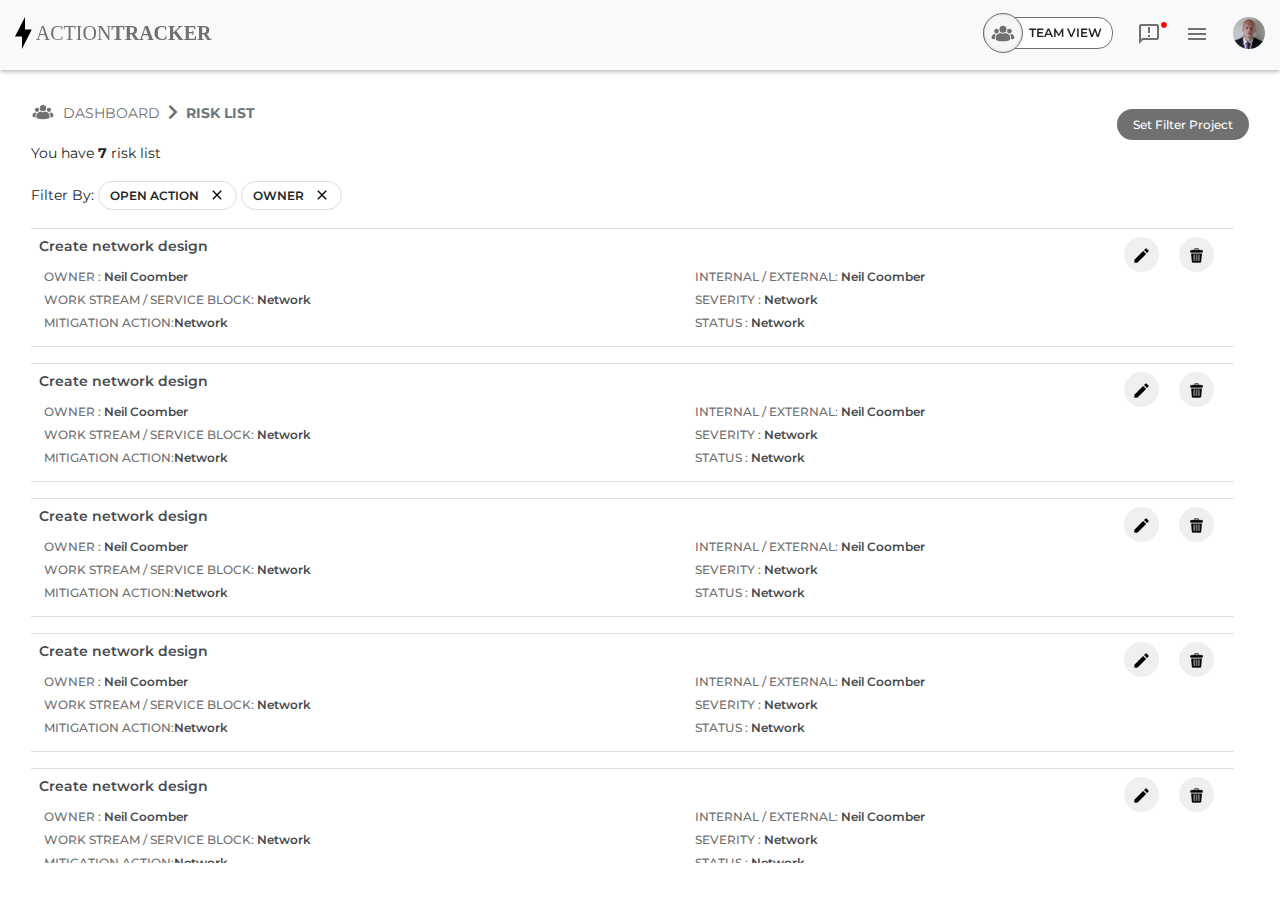
<file: risk-list.html>
<!doctype html>
<html class="no-js" lang="en">

<head>
    <meta charset="utf-8">
    <meta http-equiv="X-UA-Compatible" content="IE=edge">
    <!-- <meta http-equiv="Content-Type" content="text/html; charset=utf-8"> -->
    <meta name="viewport" content="width=device-width, initial-scale=1">
    <meta name="title" content="risk-list Tracker | Project Management Tool">
    <meta name="description" content="risk-list Tracker">
    <meta name="keywords" content="risk-list Tracker">
    <meta name="robots" content="index">
    <meta name="language" content="English">
    <title>risk-list Tracker| Management Tool</title>

    <link rel="shortcut icon" type="image/x-icon" href="img/favicon.ico">
    <link rel="icon" href="img/favicon.ico" type="image/x-icon" />


    <!-- CSS here -->
    <link rel="stylesheet" href="css/bootstrap.min.css">
    <link rel="stylesheet" href="css/fontawesome-all.min.css">
    <link rel="stylesheet" href="css/plugin/jquery-ui.css">
    <link rel="stylesheet" href="css/plugin/fullcalendar.min.css">
    <link rel="stylesheet" href="css/plugin/chosen.css">
    <link rel="stylesheet" href="css/style.css">
    <link rel="stylesheet" href="css/responsive.css">


</head>

<body id="risk-list-page" class="vbox viewport">
    <header class="navigation-bar">
        <!-- Navabar -->
        <nav class="navbar navbar-expand-lg fixed-top navbar-light bg-light">
            <div class="container-fluid">
                <a class="navbar-brand" href="./index.html"><img class="logo" src="./img/logo.svg"
                        alt="risk-list-tracker-logo"></a>

                <div class="nav-content" id="navbarSupportedContent">
                    <ul class="navbar-nav ml-auto">

                        <li class="nav-item nav--item">
                            <div class="toggle-switch">
                                <input type="checkbox" class="toggle-switch-view" id="toggleSwitchView">
                                <label for="toggleSwitchView" class="switch-toggle" data-on="My View"
                                    data-off="Team View"></label>
                            </div>
                        </li>

                        <div class="dropdown notification-dropdown ml-4">
                            <a class="dropdown-toggle" id="dropdownMenuButton" data-toggle="dropdown"
                                aria-expanded="false"><img src="./img/icon/notification.svg" class="bizz-iocn"
                                    alt="information">
                                    <i class="fas fa-circle position-absolute custom-notification-size"></i>
                            </a>
                            <div class="dropdown-menu shadow-lg  position-absolute notification-dropdown"
                                aria-labelledby="dropdownMenuButton">
                                <a class="dropdown-item" href="#">Neil Coomber created a project Smokey Bear</a>
                                <a class="dropdown-item" href="#">Neil Coomber created a project Smokey Bear</a>
                                <a class="dropdown-item" href="#">Neil Coomber created a project Smokey Bear</a>
                                <a class="dropdown-item" href="#">Neil Coomber created a project Smokey Bear</a>
                                <a class="dropdown-item" href="#">Neil Coomber created a project Smokey Bear</a>
                                <a class="dropdown-item" href="#">Neil Coomber created a project Smokey Bear</a>
                                <a class="dropdown-item" href="#">Neil Coomber created a project Smokey Bear</a>
                                <a class="dropdown-item" href="#">Neil Coomber created a project Smokey Bear</a>

                            </div>
                        </div>

                        <div class="dropdown notification-dropdown ml-4">
                            <a class="dropdown-toggle" id="dropdownMenuButton" data-toggle="dropdown"
                                aria-expanded="false"><img src="./img/icon/burger.svg" class="bizz-iocn"
                                    alt="information">
                            </a>
                            <div class="dropdown-menu shadow-lg  position-absolute notification-dropdown"
                                aria-labelledby="dropdownMenuButton">
                                <a class="dropdown-item" href="./index.html">Dashboard</a>
                                <a class="dropdown-item" href="./project.html">Project</a>
                                <a class="dropdown-item" href="./project-list.html">Project List</a>
                                <a class="dropdown-item" href="./risk-list.html">Risk List</a>
                                <a class="dropdown-item" href="./meeting.html">Meeting</a>
                                <a class="dropdown-item" href="./signIn.html">Sign In</a>
                                <a class="dropdown-item" href="./signup.html">Sign Up</a>
                            </div>
                        </div>

                        <div class="dropdown ml-4">
                            <a class="dropdown-toggle" id="dropdownMenuButton" data-toggle="dropdown"
                                aria-expanded="false">
                                <img src="./img/icon/user1.png" class="bizz-iocn" alt="user">
                            </a>
                            <div class="dropdown-menu shadow-lg  position-absolute profile-dropdown-menu"
                                aria-labelledby="dropdownMenuButton">
                                <div class="drop-heading py-3 px-3">
                                    <div class="text-left">
                                        <h5 class="text-dark mb-0 fs-10 font-weight-bold fw-semibold">Percy Kewshun</h5>
                                        <small class="mb-0">Front End Engineer</small>
                                        <small class="mb-0">example@gmail.com</small>
                                    </div>

                                </div>

                                <a class="dropdown-item" href="#">Profile</a>
                                <a class="dropdown-item" href="#">Sign out</a>

                            </div>
                        </div>
                    </ul>
                </div>
            </div>
        </nav>
    </header>

    <main class="px-lg-3 main hbox">
        <div class="container-fluid">
            <div class="row mb-4">
                <div class="col-md-12">
                    <div
                        class="content-title  w-100  d-flex justify-content-between align-content-center align-items-center">
                        <nav aria-label="breadcrumb" class="page-header bradecrumb-action mt-n2">
                            <ol
                                class="breadcrumb d-flex align-content-center align-items-center bg-transparent py-0 px-0">
                                <li class="text-uppercase mr-2"><img src="./img/icon/team.svg" class="breadcum--icon"
                                        alt="">
                                </li>
                                <li class="breadcrumb-item text-uppercase"><a href="index.html">Dashboard</a></li>
                                <li class="breadcrumb-item text-uppercase font-weight-bold active" aria-current="page">
                                    Risk List</li>
                            </ol>
                        </nav>

                        <div class="">
                                <button type="button" data-toggle="modal" data-target="#riskFilter"
                                class="btn-at btn-project-filter py-2 ml-3">Set Filter
                                Project</button>
                        </div>

                    </div>
                    <p class="mb-4">You have <span class="font-weight-bold">7</span> risk list</p>

                    <div class="filter-risk-list">
                        Filter By:
                        <span class="custom-badge">Open action <button type="button"><img class="close-filter" src="./img/icon/close.svg" alt="close"></button></span>
                        <span class="custom-badge">owner <button type="button"><img class="close-filter" src="./img/icon/close.svg" alt="close"></button></span>

                    </div>
                </div>
            </div>

            <section class="risk-content-block">
                <div class="row">
                    <!-- single meeting start-->
                    <div class="col-md-12 col-lg-12">
                        <div class="risk-list-single-item card border-left-0 border-right-0 rounded-0 mb-3">
                            <div class="row no-gutters">
                                <div class="col-md-9">
                                    <div class="card-body risk-list-content--body py-2 px-2">
                                        <div class="risk-list-status__center-content d-flex flex-column">

                                            <div class="risk-list--details text-wrap">
                                                <h1 class="font-weight-semibold mb-1">Create network
                                                    design</h1>
                                            </div>
                                            <div class="status-short--info d-lg-flex d-md-flex  justify-content-between">
                                                <div class="">
                                                    <p>OWNER : <span class="font-weight-medium text-capitalize">Neil
                                                            Coomber</span></p>
                                                    <p class="">WORK STREAM / SERVICE BLOCK: <span
                                                            class="font-weight-medium text-capitalize">Network</span>
                                                    </p>
                                                    <p class="">MITIGATION ACTION:<span
                                                        class="font-weight-medium text-capitalize">Network</span>
                                                     </p>
                                                </div>

                                                <div class="">
                                                    <p class="">INTERNAL / EXTERNAL: <span
                                                            class="font-weight-medium text-capitalize">Neil
                                                            Coomber</span></p>
                                                    <p class="">SEVERITY : <span
                                                            class="font-weight-medium text-capitalize">Network</span>
                                                    </p>
                                                    <p class="">STATUS : <span
                                                        class="font-weight-medium text-capitalize">Network</span>
                                                    </p>
                                                </div>
                                            </div>
                                        </div>
                                    </div>
                                </div>

                                <div class="col-md-3">
                                    <div class="card-body risk-list-content--body py-2">
                                        <div
                                            class="risk-list-status__right-content d-flex justify-content-lg-end align-items-end">
                                            <div class="">
                                                <button type="button" class="mr-3" data-toggle="modal"
                                                    data-target="#risk-listCreate"><img src="./img/icon/edit.png"
                                                        alt=""></button>
                                                <button type="button" data-toggle="modal"
                                                    data-target="#risk-listCreate"><img src="./img/icon/trash-can.png"
                                                        alt=""></button>
                                            </div>
                                        </div>
                                    </div>
                                </div>
                            </div>

                        </div>
                    </div>

                    <div class="col-md-12 col-lg-12">
                        <div class="risk-list-single-item card border-left-0 border-right-0 rounded-0 mb-3">
                            <div class="row no-gutters">
                                <div class="col-md-9">
                                    <div class="card-body risk-list-content--body py-2 px-2">
                                        <div class="risk-list-status__center-content d-flex flex-column">

                                            <div class="risk-list--details text-wrap">
                                                <h1 class="font-weight-semibold mb-1">Create network
                                                    design</h1>
                                            </div>
                                            <div class="status-short--info d-lg-flex d-md-flex justify-content-between">
                                                <div class="">
                                                    <p>OWNER : <span class="font-weight-medium text-capitalize">Neil
                                                            Coomber</span></p>
                                                    <p class="">WORK STREAM / SERVICE BLOCK: <span
                                                            class="font-weight-medium text-capitalize">Network</span>
                                                    </p>
                                                    <p class="">MITIGATION ACTION:<span
                                                        class="font-weight-medium text-capitalize">Network</span>
                                                     </p>
                                                </div>

                                                <div class="">
                                                    <p class="">INTERNAL / EXTERNAL: <span
                                                            class="font-weight-medium text-capitalize">Neil
                                                            Coomber</span></p>
                                                    <p class="">SEVERITY : <span
                                                            class="font-weight-medium text-capitalize">Network</span>
                                                    </p>
                                                    <p class="">STATUS : <span
                                                        class="font-weight-medium text-capitalize">Network</span>
                                                    </p>
                                                </div>
                                            </div>
                                        </div>
                                    </div>
                                </div>

                                <div class="col-md-3">
                                    <div class="card-body risk-list-content--body py-2">
                                        <div
                                            class="risk-list-status__right-content d-flex justify-content-lg-end align-items-end">
                                            <div class="">
                                                <button type="button" class="mr-3" data-toggle="modal"
                                                    data-target="#risk-listCreate"><img src="./img/icon/edit.png"
                                                        alt=""></button>
                                                <button type="button" data-toggle="modal"
                                                    data-target="#risk-listCreate"><img src="./img/icon/trash-can.png"
                                                        alt=""></button>
                                            </div>
                                        </div>
                                    </div>
                                </div>
                            </div>

                        </div>
                    </div>

                    <div class="col-md-12 col-lg-12">
                        <div class="risk-list-single-item card border-left-0 border-right-0 rounded-0 mb-3">
                            <div class="row no-gutters">
                                <div class="col-md-9">
                                    <div class="card-body risk-list-content--body py-2 px-2">
                                        <div class="risk-list-status__center-content d-flex flex-column">

                                            <div class="risk-list--details text-wrap">
                                                <h1 class="font-weight-semibold mb-1">Create network
                                                    design</h1>
                                            </div>
                                            <div class="status-short--info d-lg-flex d-md-flex justify-content-between">
                                                <div class="">
                                                    <p>OWNER : <span class="font-weight-medium text-capitalize">Neil
                                                            Coomber</span></p>
                                                    <p class="">WORK STREAM / SERVICE BLOCK: <span
                                                            class="font-weight-medium text-capitalize">Network</span>
                                                    </p>
                                                    <p class="">MITIGATION ACTION:<span
                                                        class="font-weight-medium text-capitalize">Network</span>
                                                     </p>
                                                </div>

                                                <div class="">
                                                    <p class="">INTERNAL / EXTERNAL: <span
                                                            class="font-weight-medium text-capitalize">Neil
                                                            Coomber</span></p>
                                                    <p class="">SEVERITY : <span
                                                            class="font-weight-medium text-capitalize">Network</span>
                                                    </p>
                                                    <p class="">STATUS : <span
                                                        class="font-weight-medium text-capitalize">Network</span>
                                                    </p>
                                                </div>
                                            </div>
                                        </div>
                                    </div>
                                </div>

                                <div class="col-md-3">
                                    <div class="card-body risk-list-content--body py-2">
                                        <div
                                            class="risk-list-status__right-content d-flex justify-content-lg-end align-items-end">
                                            <div class="">
                                                <button type="button" class="mr-3" data-toggle="modal"
                                                    data-target="#risk-listCreate"><img src="./img/icon/edit.png"
                                                        alt=""></button>
                                                <button type="button" data-toggle="modal"
                                                    data-target="#risk-listCreate"><img src="./img/icon/trash-can.png"
                                                        alt=""></button>
                                            </div>
                                        </div>
                                    </div>
                                </div>
                            </div>

                        </div>
                    </div>

                    <div class="col-md-12 col-lg-12">
                        <div class="risk-list-single-item card border-left-0 border-right-0 rounded-0 mb-3">
                            <div class="row no-gutters">
                                <div class="col-md-9">
                                    <div class="card-body risk-list-content--body py-2 px-2">
                                        <div class="risk-list-status__center-content d-flex flex-column">

                                            <div class="risk-list--details text-wrap">
                                                <h1 class="font-weight-semibold mb-1">Create network
                                                    design</h1>
                                            </div>
                                            <div class="status-short--info d-lg-flex d-md-flex justify-content-between">
                                                <div class="">
                                                    <p>OWNER : <span class="font-weight-medium text-capitalize">Neil
                                                            Coomber</span></p>
                                                    <p class="">WORK STREAM / SERVICE BLOCK: <span
                                                            class="font-weight-medium text-capitalize">Network</span>
                                                    </p>
                                                    <p class="">MITIGATION ACTION:<span
                                                        class="font-weight-medium text-capitalize">Network</span>
                                                     </p>
                                                </div>

                                                <div class="">
                                                    <p class="">INTERNAL / EXTERNAL: <span
                                                            class="font-weight-medium text-capitalize">Neil
                                                            Coomber</span></p>
                                                    <p class="">SEVERITY : <span
                                                            class="font-weight-medium text-capitalize">Network</span>
                                                    </p>
                                                    <p class="">STATUS : <span
                                                        class="font-weight-medium text-capitalize">Network</span>
                                                    </p>
                                                </div>
                                            </div>
                                        </div>
                                    </div>
                                </div>

                                <div class="col-md-3">
                                    <div class="card-body risk-list-content--body py-2">
                                        <div
                                            class="risk-list-status__right-content d-flex justify-content-lg-end align-items-end">
                                            <div class="">
                                                <button type="button" class="mr-3" data-toggle="modal"
                                                    data-target="#risk-listCreate"><img src="./img/icon/edit.png"
                                                        alt=""></button>
                                                <button type="button" data-toggle="modal"
                                                    data-target="#risk-listCreate"><img src="./img/icon/trash-can.png"
                                                        alt=""></button>
                                            </div>
                                        </div>
                                    </div>
                                </div>
                            </div>

                        </div>
                    </div>

                    <div class="col-md-12 col-lg-12">
                        <div class="risk-list-single-item card border-left-0 border-right-0 rounded-0 mb-3">
                            <div class="row no-gutters">
                                <div class="col-md-9">
                                    <div class="card-body risk-list-content--body py-2 px-2">
                                        <div class="risk-list-status__center-content d-flex flex-column">

                                            <div class="risk-list--details text-wrap">
                                                <h1 class="font-weight-semibold mb-1">Create network
                                                    design</h1>
                                            </div>
                                            <div class="status-short--info d-lg-flex d-md-flex justify-content-between">
                                                <div class="">
                                                    <p>OWNER : <span class="font-weight-medium text-capitalize">Neil
                                                            Coomber</span></p>
                                                    <p class="">WORK STREAM / SERVICE BLOCK: <span
                                                            class="font-weight-medium text-capitalize">Network</span>
                                                    </p>
                                                    <p class="">MITIGATION ACTION:<span
                                                        class="font-weight-medium text-capitalize">Network</span>
                                                     </p>
                                                </div>

                                                <div class="">
                                                    <p class="">INTERNAL / EXTERNAL: <span
                                                            class="font-weight-medium text-capitalize">Neil
                                                            Coomber</span></p>
                                                    <p class="">SEVERITY : <span
                                                            class="font-weight-medium text-capitalize">Network</span>
                                                    </p>
                                                    <p class="">STATUS : <span
                                                        class="font-weight-medium text-capitalize">Network</span>
                                                    </p>
                                                </div>
                                            </div>
                                        </div>
                                    </div>
                                </div>

                                <div class="col-md-3">
                                    <div class="card-body risk-list-content--body py-2">
                                        <div
                                            class="risk-list-status__right-content d-flex justify-content-lg-end align-items-end">
                                            <div class="">
                                                <button type="button" class="mr-3" data-toggle="modal"
                                                    data-target="#risk-listCreate"><img src="./img/icon/edit.png"
                                                        alt=""></button>
                                                <button type="button" data-toggle="modal"
                                                    data-target="#risk-listCreate"><img src="./img/icon/trash-can.png"
                                                        alt=""></button>
                                            </div>
                                        </div>
                                    </div>
                                </div>
                            </div>

                        </div>
                    </div>

                    <div class="col-md-12 col-lg-12">
                        <div class="risk-list-single-item card border-left-0 border-right-0 rounded-0 mb-3">
                            <div class="row no-gutters">
                                <div class="col-md-9">
                                    <div class="card-body risk-list-content--body py-2 px-2">
                                        <div class="risk-list-status__center-content d-flex flex-column">

                                            <div class="risk-list--details text-wrap">
                                                <h1 class="font-weight-semibold mb-1">Create network
                                                    design</h1>
                                            </div>
                                            <div class="status-short--info d-lg-flex d-md-flex justify-content-between">
                                                <div class="">
                                                    <p>OWNER : <span class="font-weight-medium text-capitalize">Neil
                                                            Coomber</span></p>
                                                    <p class="">WORK STREAM / SERVICE BLOCK: <span
                                                            class="font-weight-medium text-capitalize">Network</span>
                                                    </p>
                                                    <p class="">MITIGATION ACTION:<span
                                                        class="font-weight-medium text-capitalize">Network</span>
                                                     </p>
                                                </div>

                                                <div class="">
                                                    <p class="">INTERNAL / EXTERNAL: <span
                                                            class="font-weight-medium text-capitalize">Neil
                                                            Coomber</span></p>
                                                    <p class="">SEVERITY : <span
                                                            class="font-weight-medium text-capitalize">Network</span>
                                                    </p>
                                                    <p class="">STATUS : <span
                                                        class="font-weight-medium text-capitalize">Network</span>
                                                    </p>
                                                </div>
                                            </div>
                                        </div>
                                    </div>
                                </div>

                                <div class="col-md-3">
                                    <div class="card-body risk-list-content--body py-2">
                                        <div
                                            class="risk-list-status__right-content d-flex justify-content-lg-end align-items-end">
                                            <div class="">
                                                <button type="button" class="mr-3" data-toggle="modal"
                                                    data-target="#risk-listCreate"><img src="./img/icon/edit.png"
                                                        alt=""></button>
                                                <button type="button" data-toggle="modal"
                                                    data-target="#risk-listCreate"><img src="./img/icon/trash-can.png"
                                                        alt=""></button>
                                            </div>
                                        </div>
                                    </div>
                                </div>
                            </div>

                        </div>
                    </div>

                    <div class="col-md-12 col-lg-12">
                        <div class="risk-list-single-item card border-left-0 border-right-0 rounded-0 mb-3">
                            <div class="row no-gutters">
                                <div class="col-md-9">
                                    <div class="card-body risk-list-content--body py-2 px-2">
                                        <div class="risk-list-status__center-content d-flex flex-column">

                                            <div class="risk-list--details text-wrap">
                                                <h1 class="font-weight-semibold mb-1">Create network
                                                    design</h1>
                                            </div>
                                            <div class="status-short--info d-lg-flex d-md-flex justify-content-between">
                                                <div class="">
                                                    <p>OWNER : <span class="font-weight-medium text-capitalize">Neil
                                                            Coomber</span></p>
                                                    <p class="">WORK STREAM / SERVICE BLOCK: <span
                                                            class="font-weight-medium text-capitalize">Network</span>
                                                    </p>
                                                    <p class="">MITIGATION ACTION:<span
                                                        class="font-weight-medium text-capitalize">Network</span>
                                                     </p>
                                                </div>

                                                <div class="">
                                                    <p class="">INTERNAL / EXTERNAL: <span
                                                            class="font-weight-medium text-capitalize">Neil
                                                            Coomber</span></p>
                                                    <p class="">SEVERITY : <span
                                                            class="font-weight-medium text-capitalize">Network</span>
                                                    </p>
                                                    <p class="">STATUS : <span
                                                        class="font-weight-medium text-capitalize">Network</span>
                                                    </p>
                                                </div>
                                            </div>
                                        </div>
                                    </div>
                                </div>

                                <div class="col-md-3">
                                    <div class="card-body risk-list-content--body py-2">
                                        <div
                                            class="risk-list-status__right-content d-flex justify-content-lg-end align-items-end">
                                            <div class="">
                                                <button type="button" class="mr-3" data-toggle="modal"
                                                    data-target="#risk-listCreate"><img src="./img/icon/edit.png"
                                                        alt=""></button>
                                                <button type="button" data-toggle="modal"
                                                    data-target="#risk-listCreate"><img src="./img/icon/trash-can.png"
                                                        alt=""></button>
                                            </div>
                                        </div>
                                    </div>
                                </div>
                            </div>

                        </div>
                    </div>

                    <div class="col-md-12 col-lg-12">
                        <div class="risk-list-single-item card border-left-0 border-right-0 rounded-0 mb-3">
                            <div class="row no-gutters">
                                <div class="col-md-9">
                                    <div class="card-body risk-list-content--body py-2 px-2">
                                        <div class="risk-list-status__center-content d-flex flex-column">

                                            <div class="risk-list--details text-wrap">
                                                <h1 class="font-weight-semibold mb-1">Create network
                                                    design</h1>
                                            </div>
                                            <div class="status-short--info d-lg-flex d-md-flex justify-content-between">
                                                <div class="">
                                                    <p>OWNER : <span class="font-weight-medium text-capitalize">Neil
                                                            Coomber</span></p>
                                                    <p class="">WORK STREAM / SERVICE BLOCK: <span
                                                            class="font-weight-medium text-capitalize">Network</span>
                                                    </p>
                                                    <p class="">MITIGATION ACTION:<span
                                                        class="font-weight-medium text-capitalize">Network</span>
                                                     </p>
                                                </div>

                                                <div class="">
                                                    <p class="">INTERNAL / EXTERNAL: <span
                                                            class="font-weight-medium text-capitalize">Neil
                                                            Coomber</span></p>
                                                    <p class="">SEVERITY : <span
                                                            class="font-weight-medium text-capitalize">Network</span>
                                                    </p>
                                                    <p class="">STATUS : <span
                                                        class="font-weight-medium text-capitalize">Network</span>
                                                    </p>
                                                </div>
                                            </div>
                                        </div>
                                    </div>
                                </div>

                                <div class="col-md-3">
                                    <div class="card-body risk-list-content--body py-2">
                                        <div
                                            class="risk-list-status__right-content d-flex justify-content-lg-end align-items-end">
                                            <div class="">
                                                <button type="button" class="mr-3" data-toggle="modal"
                                                    data-target="#risk-listCreate"><img src="./img/icon/edit.png"
                                                        alt=""></button>
                                                <button type="button" data-toggle="modal"
                                                    data-target="#risk-listCreate"><img src="./img/icon/trash-can.png"
                                                        alt=""></button>
                                            </div>
                                        </div>
                                    </div>
                                </div>
                            </div>

                        </div>
                    </div>

                    <div class="col-md-12 col-lg-12">
                        <div class="risk-list-single-item card border-left-0 border-right-0 rounded-0 mb-3">
                            <div class="row no-gutters">
                                <div class="col-md-9">
                                    <div class="card-body risk-list-content--body py-2 px-2">
                                        <div class="risk-list-status__center-content d-flex flex-column">

                                            <div class="risk-list--details text-wrap">
                                                <h1 class="font-weight-semibold mb-1">Create network
                                                    design</h1>
                                            </div>
                                            <div class="status-short--info d-lg-flex d-md-flex justify-content-between">
                                                <div class="">
                                                    <p>OWNER : <span class="font-weight-medium text-capitalize">Neil
                                                            Coomber</span></p>
                                                    <p class="">WORK STREAM / SERVICE BLOCK: <span
                                                            class="font-weight-medium text-capitalize">Network</span>
                                                    </p>
                                                    <p class="">MITIGATION ACTION:<span
                                                        class="font-weight-medium text-capitalize">Network</span>
                                                     </p>
                                                </div>

                                                <div class="">
                                                    <p class="">INTERNAL / EXTERNAL: <span
                                                            class="font-weight-medium text-capitalize">Neil
                                                            Coomber</span></p>
                                                    <p class="">SEVERITY : <span
                                                            class="font-weight-medium text-capitalize">Network</span>
                                                    </p>
                                                    <p class="">STATUS : <span
                                                        class="font-weight-medium text-capitalize">Network</span>
                                                    </p>
                                                </div>
                                            </div>
                                        </div>
                                    </div>
                                </div>

                                <div class="col-md-3">
                                    <div class="card-body risk-list-content--body py-2">
                                        <div
                                            class="risk-list-status__right-content d-flex justify-content-lg-end align-items-end">
                                            <div class="">
                                                <button type="button" class="mr-3" data-toggle="modal"
                                                    data-target="#risk-listCreate"><img src="./img/icon/edit.png"
                                                        alt=""></button>
                                                <button type="button" data-toggle="modal"
                                                    data-target="#risk-listCreate"><img src="./img/icon/trash-can.png"
                                                        alt=""></button>
                                            </div>
                                        </div>
                                    </div>
                                </div>
                            </div>

                        </div>
                    </div>

                </div>
            </section>
        </div>
    </main>

       <!-- Risk Filter -->
       <div class="modal fade" id="riskFilter" aria-labelledby="riskFilter" aria-hidden="true">
        <div class="modal-dialog modal-dialog-centered">
            <div class="modal-content">
                <div class="modal-header d-flex justify-content-between align-items-center border-secondary py-1">
                    <h1 class="modal-title font-weight-bold text-uppercase">Set Filter</h1>
                    <div>
                        <button type="button" class="close border-0 bg-transparent" data-dismiss="modal"><img
                                src="./img/icon/Save.png" alt="save"></button>
                        <button type="button" class="close save border-0 bg-transparent" data-dismiss="modal"><img
                                src="./img/icon/close.png" alt="close"></button>
                    </div>
                </div>
                <div class="modal-body">
                    <div class="panel panel-default">
                        <div class="panel-body px-lg-5">
                            <form autocomplete="off">
                                <div class="form-group">
                                    <label for="action-status" class="text-uppercase mb-2">Action status</label>
                                    <select data-placeholder="TYPE OR SELECT" class="chosen-select" name="actionStatus">
                                        <option value=""></option>
                                        <option value="action-status">action-status 1</option>
                                        <option value="action-status">action-status 2</option>
                                        <option value="action-status">action-status 3</option>
                                    </select>
                                </div>

                                <div class="form-group">
                                    <label for="owner" class="text-uppercase mb-2">Owner</label>
                                    <select data-placeholder="TYPE OR SELECT" class="chosen-select" name="owner">
                                        <option value=""></option>

                                        <option value="rizwan">rizwan</option>
                                        <option value="admin">admin</option>
                                        <option value="dipu">dipu</option>
                                        <option value="Apu">Apu</option>
                                        <option value="ataur">ataur</option>
                                        <option value="suben">suben</option>
                                        <option value="sarjan">sarjan</option>
                                        <option value="radwan">radwan</option>

                                    </select>
                                </div>

                                <div class="form-group">
                                    <label for="service" class="text-uppercase mb-2">
                                        Due Date</label>
                                    <input type="text" class="form-control datepicker" id="" placeholder="DUE DATE"
                                        autocomplete="false">
                                </div>

                                <div class="form-group">
                                    <label for="category" class="text-uppercase mb-2">Category</label>
                                    <select data-placeholder="TYPE OR SELECT" class="chosen-select" name="category">
                                        <option value=""></option>
                                        <option value="category">category 1</option>
                                        <option value="category">category 2</option>
                                        <option value="category">category 3</option>
                                    </select>
                                </div>

                            </form>
                        </div>
                    </div>
                </div>

            </div>
        </div>
    </div>


    <!-- JS here -->
    <script src="js/jquery-3.2.1.min.js"></script>
    <script src="js/popper.min.js"></script>
    <script src="js/bootstrap.min.js"></script>
    <script src="js/plugin/jquery-ui.js"></script>
    <script src="js/plugin/fullcalendar.min.js"></script>
    <script src="js/plugin/chosen.jquery.min.js"></script>
    <script src="js/calender-event.js"></script>
    <script src="js/main.js"></script>

    <script>
        //select
        $(".chosen-select").chosen({
            no_results_text: "Oops, nothing found!",
            width: "100%"
        });

        //datapicker
        $(function () {
            $(".datepicker").datepicker({
                format: "dd/mm/yyyy",
                autoclose: true,
                todayHighlight: true
            });
        });

    </script>

</body>

</html>
</file>
<file: css/responsive.css>
/* Extra small devices (phones, 600px and down) */
@media only screen and (max-width: 600px) {}

/* Small devices (portrait tablets and large phones, 600px and up) */
@media only screen and (min-width: 600px) {}

/* Medium devices (landscape tablets, 768px and up) */
@media only screen and (max-width: 768px) {
  .card {
    box-shadow: 0 0.125rem 0.75rem rgba(0, 0, 0, .075) !important;
    border: 0;
  }

  img.logo {
    height: 21px;
  }

  #project-page .tab-content .action-tracker-action--segment .action-filter {
    display: block;
  }

  #project-page .tab-content .action-tracker-action--segment .action-filter .filter-action-list {
    width: 100%;
    margin-bottom: 15px;
  }

  .project-details-aside .at-canvas {
    width: 100%;
  }
  img.pull-at-canvas-open-img {
    margin-left: 8px;
  }
  .dropdown-menu {
    left: initial;
    top: 38px;
    right: 0 !important;
    padding: 0;
    min-width: 12rem;
    border: 0;
    width: 100%;
    word-break: break-all;
  }
  a.dropdown-item {
    font-size: 12px;
    border-top: 1px solid #e9edf4;
    font-weight: 500;
    overflow: hidden;
    text-overflow: ellipsis;
    /* display: -webkit-box; */
    -webkit-line-clamp: 1;
    -webkit-box-orient: vertical;
  }
}

/* Large devices (laptops/desktops, 992px and up) */
@media screen and (max-width:992px) {
  .card {
    box-shadow: 0 .125rem .25rem rgba(0, 0, 0, .075);
    border: 0;
  }

  .navigation-bar .navbar {
    height: 95px;
  }

  .navbar-nav {
    flex-direction: row;
  }

  .navigation-bar .navbar .nav--item .bizz-iocn {
    height: 2.2rem;
    width: 2.2rem;
    background: #ddd;
    padding: 6px;
    border-radius: 50%;
  }

  /* dashboard */
  .action_tracker-action-block,
  .action_tracker-activity-block {
    margin-top: 28px !important;
  }

  #dashboard-page .action_tracker-calendar-block .calendar-card .action_tracker__event-calender .fc-daygrid-day-number {
    padding: 0.125rem 0.5rem;
    font-family: "Montserrat", sans-serif;
    font-size: 0.675rem;
  }

  /* project page */
  #project-page .tab-content .action-tracker-action--segment .action-tracket-actions-segment-content .action-list .card {
    border: 0;
  }

  #project-page .tab-content .action-tracker-action--segment .action-tracket-actions-segment-content .action-list .card .border-right {
    border-right: 0 !important;
  }

  .msg_container_base .msg_container {
    max-width: 100%;
  }

  #project-page .nav-pills .nav-link.active {
    color: #050000;
    border-bottom: 0;
    background-color: transparent;
    border-radius: inherit;
  }

  .action-tracker-risk-segment {
    width: 100% !important;
  }

  .action-tracker-team-segment {
    width: 100% !important;
  }

  /* canvas */

  .project-details-aside .at-canvas-right {
    right: 0;
    margin-right: -100%;
  }

  .button-group {
    position: fixed;
    right: 0px;
    bottom: 140px;
    margin-top: 10px;
    z-index: 9999999999999;
  }

  .button-group button {
    background-color: #e9e9ec;
    width: 40px;
    height: 40px;
    border-radius: 50%;
    font-size: 1rem !important;
    color: #fff !important;
    border: 0;
  }

  .projects-list {
    margin-top: 1rem;
  }

  .project-item-list {
    margin-right: 5px;
  }

}

@media (min-width: 993px) and (max-width:1024px){
  .project-details-aside .at-canvas-right {
    right: 0;
    margin-right: -100%;
  }

  .button-group {
    position: fixed;
    right: 0px;
    bottom: 140px;
    margin-top: 10px;
    z-index: 9999999999999;
  }

  .button-group button {
    background-color: #e9e9ec;
    width: 40px;
    height: 40px;
    border-radius: 50%;
    font-size: 1rem !important;
    color: #fff !important;
    border: 0;
  }

  .projects-list {
    margin-top: 1rem;
  }

  .project-item-list {
    margin-right: 5px;
  }
  .project-details-aside .at-canvas{
    height: calc(100% - 7%);
  }
}

@media only screen and (min-width: 993px) {}

/* Extra large devices (large laptops and desktops, 1200px and up) */
@media only screen and (min-width: 1200px) {
  body {
    padding: 0 0rem;
  }

  nav.navbar {
    padding: 0 0rem;
  }

  #dashboard-page .action_tracker-calendar-block .calendar-card {
    height: 17.2rem;
  }

  #dashboard-page .fc .fc-daygrid-day-events {
    margin-top: -7px;
  }

  #dashboard-page .fc-scrollgrid-sync-table {
    height: 180px !important;
  }

  #dashboard-page .action_tracker-calendar-block .calendar-card .action_tracker__event-calender .fc-daygrid-day-number {
    padding: 0.125rem 0.50rem;
    font-family: "Montserrat", sans-serif;
    font-size: 0.75rem;
  }

  #dashboard-page .action_tracker-project-block .action_tracker--project-card .action_tracker__list-group .outer-list-group {
    height: 12.5rem;
    overflow: auto;
  }

  #dashboard-page .action_tracker-action-block .action-tracker-actions .action-tracker-action-list {
    height: 31.188rem;
    overflow: auto;
  }

  #dashboard-page .action_tracker-activity-block .action-tacker--activity-card .action-tracker-activity .action-tracker-activity-list {
    height: 34.063rem;
    overflow: auto;
  }

  .project-details-aside .at-canvas {
    width: 99%;
  }

  .project-details-aside .at-canvas-right {
    right: 0;
    margin-right: -90%;
  }
}

@media only screen and (min-width: 1400px) {
  .project-details-aside .at-canvas-right {
    right: 0;
    margin-right: -90%;
  }
}

@media only screen and (min-width: 1600px) {

  /* project canvas */
  .project-details-aside .at-canvas .projects-list .project-tab-content {
    height: calc(100vh - 194px - 50px);
  }

  .project-details-aside .at-canvas .projects-left-side .project-details-content .project-based-activity .project-based-activity-list {
    height: calc(100vh - 424px - 50px);
  }

  .project-details-aside .at-canvas-right {
    right: 0;
    margin-right: -75%;
  }

  .project-details-aside .at-canvas {
    height: calc(100% - 10%);
  }

  .project-details--info .btn-project-edit {
    margin-bottom: 2.5rem !important;
  }

}

@media screen and (max-width:1600px) {

  #dashboard-page .action_tracker-calendar-block .calendar-card .action_tracker__event-calender .fc-daygrid-day-frame {
    width: 85%;
  }

  .fc-daygrid-body {
    margin-left: 3px !important;
  }

}

@media only screen and (min-width: 1920px) {
  body {
    padding: 0 23rem;
  }

  nav.navbar {
    padding: 0 24rem;
  }

  #dashboard-page .action_tracker-calendar-block .calendar-card {
    height: 21.5rem;
  }

  #dashboard-page .fc .fc-daygrid-day-events {
    margin-top: -7px;
  }

  #dashboard-page .fc-scrollgrid-sync-table {
    height: 250px !important;
  }

  #dashboard-page .action_tracker-calendar-block .calendar-card .action_tracker__event-calender .fc-daygrid-day-frame {
    min-height: 85%;
  }

  #dashboard-page .action_tracker-project-block .action_tracker--project-card .action_tracker__list-group .outer-list-group {
    height: 18rem;
    overflow: auto;
  }

  #dashboard-page .action_tracker-action-block .action-tracker-actions .action-tracker-action-list {
    height: 41.25rem;
    overflow: auto;
  }

  #dashboard-page .action_tracker-activity-block .action-tacker--activity-card .action-tracker-activity .action-tracker-activity-list {
    height: 44.188rem;
    overflow: auto;
  }

  /* project page*/
  #project-page .tab-content .action-tracker-action--segment .action-tracket-actions-segment-content {
    height: 39.813rem;
    overflow: auto;
  }

  /* chat */
  .action-tracker-action--segment .msg_container_base {
    height: calc(100vh - 480px);
  }
}
</file>
<file: css/style.css>
@import url("https://fonts.googleapis.com/css2?family=Montserrat:wght@100;200;300;400;500;600;700;800;900&display=swap");
/* Reset css */
html,
body,
div,
span,
applet,
object,
iframe,
h1,
h2,
h3,
h4,
h5,
h6,
p,
blockquote,
pre,
a,
abbr,
acronym,
address,
big,
cite,
code,
del,
dfn,
em,
img,
ins,
kbd,
q,
s,
samp,
small,
strike,
strong,
sub,
sup,
tt,
var,
b,
u,
i,
center,
dl,
dt,
dd,
ol,
ul,
li,
fieldset,
form,
label,
legend,
table,
caption,
tbody,
tfoot,
thead,
tr,
th,
td,
article,
aside,
canvas,
details,
embed,
figure,
figcaption,
footer,
header,
hgroup,
menu,
nav,
output,
ruby,
section,
summary,
time,
mark,
audio,
video {
  margin: 0;
  padding: 0;
  border: 0;
  font: inherit;
  vertical-align: baseline;
}

article,
aside,
details,
figcaption,
figure,
footer,
header,
hgroup,
menu,
nav,
section {
  display: block;
}

ol,
ul {
  list-style: none;
}

blockquote,
q {
  quotes: none;
}

blockquote:before,
blockquote:after,
q:before,
q:after {
  content: "";
  content: none;
}

table {
  border-collapse: collapse;
  border-spacing: 0;
}

a {
  color: #707070;
}

a:hover {
  color: #707070;
}

* {
  margin: 0;
  padding: 0;
  -webkit-box-sizing: border-box;
          box-sizing: border-box;
}

body {
  font-family: "Montserrat", sans-serif;
  background: #ffffff;
  font-weight: normal;
  font-style: normal;
  font-size: 0.875rem;
  height: 100%;
  scroll-behavior: smooth;
}

html,
body,
.viewport {
  width: 100%;
  height: 100%;
  margin: 0;
}

a:focus,
.btn-at:focus {
  outline: thin dotted;
  outline: 5px auto -webkit-focus-ring-color;
  outline-offset: -2px;
}

::-webkit-scrollbar {
  width: 0px;
}

/* common btn */
a {
  text-decoration: none !important;
}

.btn-at {
  padding: 0.75rem 1rem;
  border-radius: 1rem;
  border: none;
  outline: none;
  font-size: 0.75rem;
  font-weight: 500;
  text-transform: capitalize;
  font-family: "Montserrat", sans-serif;
  color: #ffffff;
  background: #707070;
  -webkit-transition: all 0.3s;
  transition: all 0.3s;
  border-radius: 35px;
}

.btn-at:hover {
  background-color: #484a4c;
}

.btn-at:focus {
  background-color: #707070 !important;
  border-color: 5px solid rgba(112, 112, 112, 0.5) !important;
  color: #ffffff !important;
}

.risk-add-btn {
  border-radius: 3px;
  padding: 0.6rem 1.5rem;
}

/* form-control */
.form-control::-webkit-input-placeholder {
  color: #b5b5b5 !important;
  font-weight: 500;
  font-size: 0.875rem;
  opacity: 1;
}
.form-control:-ms-input-placeholder {
  color: #b5b5b5 !important;
  font-weight: 500;
  font-size: 0.875rem;
  opacity: 1;
}
.form-control::-ms-input-placeholder {
  color: #b5b5b5 !important;
  font-weight: 500;
  font-size: 0.875rem;
  opacity: 1;
}
.form-control::placeholder {
  color: #b5b5b5 !important;
  font-weight: 500;
  font-size: 0.875rem;
  opacity: 1;
}

.form-group label {
  font-size: 0.75rem;
  font-weight: 500;
  color: #333333;
}

.class-status-bottom {
  position: absolute;
  bottom: 10px;
}

select[data-placeholder] {
  color: #c2c200;
  font-size: 30px;
}

/* success bar color */
.bg-green {
  background-color: #52e5ba;
}

.bg-blue {
  background-color: #72acff;
}

.bg-yellow {
  background-color: #ffc96c;
}

.bg-orange {
  background-color: #ff9823;
}

.bg-deep-red {
  background-color: #ff4d4d;
}

.font-weight-medium {
  font-weight: 500;
}

.font-weight-semibold {
  font-weight: 600;
}

.text-green {
  border-left: 3px solid #52e5ba;
}

.text-blue {
  border-left: 3px solid #72acff;
}

.text-yellow {
  border-left: 3px solid #ffc96c;
}

.text-orange {
  color: #ff9823;
}

.text-deep-red {
  color: #ff4d4d;
}

.form-control {
  font-size: 14px;
  font-weight: 500;
  color: #000;
}

/* modal */
.modal-header {
  background-color: #e2e2e2;
}

.modal-body {
  background-color: #f2f2f2;
}

.modal-title {
  color: #707070;
}

.fade.modal-backdrop.show {
  opacity: 0.6;
  background-color: #fff;
}

.event-color-red {
  border-right: 5px solid red;
}

.event-color-green {
  border-right: 5px solid green;
}

.event-color-blue {
  border-right: 5px solid blue;
}

.vbox {
  display: -moz-flex;
  display: -ms-flex;
  display: -webkit-box;
  display: -ms-flexbox;
  display: flex;
  -moz-flex-direction: column;
  -ms-flex-direction: column;
  -webkit-box-orient: vertical;
  -webkit-box-direction: normal;
          flex-direction: column;
}

/* items flex/expand horizontally */
.hbox {
  display: -moz-flex;
  display: -ms-flex;
  display: -webkit-box;
  display: -ms-flexbox;
  display: flex;
  -moz-flex-direction: row;
  -ms-flex-direction: row;
  -webkit-box-orient: horizontal;
  -webkit-box-direction: normal;
          flex-direction: row;
}

.space-between {
  -webkit-box-pack: justify;
  -ms-box-pack: justify;
  box-pack: justify;
  -moz-justify-content: space-between;
  -ms-justify-content: space-between;
  -ms-flex-pack: justify;
      justify-content: space-between;
}

.main {
  -moz-flex: 1;
  -ms-flex: 1;
  -webkit-box-flex: 1;
          flex: 1;
  padding-top: 105px;
  padding-bottom: 34px;
}

article {
  -moz-flex: 5;
  -ms-flex: 5;
  -webkit-box-flex: 5;
          flex: 5;
}

aside,
nav {
  -moz-flex: 1;
  -ms-flex: 1;
  -webkit-box-flex: 1;
          flex: 1;
}

.page-header .breadcrumb .breadcrumb-item + .breadcrumb-item::before {
  font-family: "Font Awesome 5 Free";
  float: left;
  padding-right: 0.5rem;
  color: #707070;
  content: "\f054";
  font-weight: 600;
  font-size: 1rem;
}

.page-header .breadcrumb img.breadcum--icon {
  height: 1.5rem;
  width: 1.5rem;
  margin-top: 3px;
}

/* Navbar */
.navigation-bar .navbar {
  height: 70px;
  -webkit-box-shadow: 0 0.125rem 0.25rem rgba(0, 0, 0, 0.25);
          box-shadow: 0 0.125rem 0.25rem rgba(0, 0, 0, 0.25);
}

.navigation-bar .navbar .nav--item .toggle-switch label {
  position: relative;
  display: block;
  width: 8.125rem;
  height: 2rem;
  font-size: 0.75rem;
  text-transform: uppercase;
  font-weight: 600;
  background: #ffffff;
  cursor: pointer;
  border-radius: 0.938rem;
  -webkit-transition: all 300ms ease-in-out;
  transition: all 300ms ease-in-out;
  border: 1px solid #707070;
}

.navigation-bar .navbar .nav--item .toggle-switch label:after {
  content: "";
  position: absolute;
  width: 2.5rem;
  height: 2.5rem;
  background: #f6f6f6;
  top: 50%;
  left: -1px;
  border: 1px solid #707070;
  -webkit-transform: translateY(-50%);
          transform: translateY(-50%);
  border-radius: 50%;
  -webkit-box-shadow: inset 0px 0px 1px 1px #ddd;
          box-shadow: inset 0px 0px 1px 1px #ddd;
  -webkit-transition: all 300ms ease-in-out;
  transition: all 300ms ease-in-out;
  background-image: url("../img/icon/team.svg");
  background-position: center;
  background-repeat: no-repeat;
  background-size: 1.625rem 1.563rem;
  background-position: 50% 50%;
}

.navigation-bar .navbar .nav--item .toggle-switch input {
  display: none;
}

.navigation-bar .navbar .nav--item .toggle-switch input:checked + label:after {
  left: calc(130px - 40px);
}

.navigation-bar .navbar .nav--item .toggle-switch input.toggle-switch-view:checked + label {
  background: #ffffff;
}

.navigation-bar .navbar .nav--item .toggle-switch input.toggle-switch-view:checked + label:after {
  background: #f6f6f6;
  background-image: url("../img/icon/singleTeam.svg");
  background-position: center;
  background-repeat: no-repeat;
  background-size: 1.625rem 1.563rem;
  background-position: 50% 50%;
  opacity: 1;
}

.navigation-bar .navbar .nav--item .switch-toggle.on {
  padding: 0.438rem 0.625rem;
}

.navigation-bar .navbar .nav--item label.switch-toggle.off {
  padding: 0.438rem 0.625rem;
  position: relative;
  text-align: right;
}

.navigation-bar .navbar .nav--item .bizz-iocn {
  height: 1.5rem;
  width: 1.5rem;
}

.navigation-bar .navbar .dropdown-toggle::after {
  display: none !important;
}

.navigation-bar .navbar .dropdown-menu {
  left: initial;
  top: 38px;
  right: 0 !important;
  padding: 0;
  min-width: 12rem;
  border: 0;
}

.navigation-bar .navbar .dropdown-menu .drop-heading h5 {
  font-size: 16px;
}

.navigation-bar .navbar .dropdown-menu .drop-heading small {
  font-size: 12px;
  font-weight: 500;
}

.navigation-bar .navbar .dropdown-menu a.dropdown-item {
  font-size: 12px;
  border-top: 1px solid #e9edf4;
  font-weight: 500;
}

.navigation-bar .navbar .dropdown-menu .dropdown-item {
  padding: 0.8rem 1rem;
}

.navigation-bar .navbar .dropdown-menu .dropdown-item:active {
  background-color: #707070;
}

.navigation-bar .navbar .notification-alert {
  width: 0.5rem;
  height: 0.5rem;
  position: absolute;
}

.navigation-bar .navbar .notification-dropdown {
  margin-top: 5px;
}

.navigation-bar .navbar .profile-dropdown-menu {
  margin-top: 10px;
}

.navigation-bar .navbar .custom-notification-size {
  font-size: 6px;
  color: red;
}

/* sign page */
#signin-page,
#signup-page,
#profile-page,
#forgetPassword-page {
  background-color: rgba(135, 188, 191, 0.8);
  background-image: url("../img/icon/register-bg.svg");
  background-size: 10%;
  background-repeat: no-repeat;
  background-position: 50% 50%;
}

#signin-page .form-signin,
#signup-page .form-signin,
#profile-page .form-signin,
#forgetPassword-page .form-signin {
  height: 100vh;
  display: -webkit-box;
  display: -ms-flexbox;
  display: flex;
  -webkit-box-orient: vertical;
  -webkit-box-direction: normal;
  -ms-flex-direction: column;
  flex-direction: column;
  -webkit-box-align: center;
      -ms-flex-align: center;
          align-items: center;
  -webkit-box-pack: center;
      -ms-flex-pack: center;
          justify-content: center;
}

#signin-page .sign-container,
#signup-page .sign-container,
#profile-page .sign-container,
#forgetPassword-page .sign-container {
  width: 340px;
}

#signin-page .sign-container .form-group label,
#signup-page .sign-container .form-group label,
#profile-page .sign-container .form-group label,
#forgetPassword-page .sign-container .form-group label {
  color: #707070;
}

#signin-page .sign-container button,
#signup-page .sign-container button,
#profile-page .sign-container button,
#forgetPassword-page .sign-container button {
  font-size: 13px;
  background-color: #484848;
  border: 0;
  padding: 0.6rem;
  color: #fff;
  font-weight: 600;
}

#signin-page .sign-container button:hover,
#signup-page .sign-container button:hover,
#profile-page .sign-container button:hover,
#forgetPassword-page .sign-container button:hover {
  color: #fff;
  background-color: #333333;
}

#signin-page .sign-container p,
#signup-page .sign-container p,
#profile-page .sign-container p,
#forgetPassword-page .sign-container p {
  color: #707070;
  font-weight: 600;
  font-size: 12px;
}

#signin-page .sign-container span a,
#signup-page .sign-container span a,
#profile-page .sign-container span a,
#forgetPassword-page .sign-container span a {
  color: #707070;
}

#signin-page img.img-align,
#signup-page img.img-align,
#profile-page img.img-align,
#forgetPassword-page img.img-align {
  width: 100%;
  height: 75px;
  margin-bottom: 15px;
}

/* Dashboard page */
#dashboard-page {
  /* common for card*/
  /* block card header */
  /* Calendar block */
  /* Project Block */
  /* action-block */
  /* activity block */
}

#dashboard-page .card {
  border: 0;
}

#dashboard-page .card .card-body {
  -ms-flex: 1 1 auto;
  -webkit-box-flex: 1;
          flex: 1 1 auto;
  min-height: 1px;
  padding: 1.25rem;
  border: 1px solid rgba(0, 0, 0, 0.125);
  border-bottom-left-radius: 3px;
  border-bottom-right-radius: 3px;
}

#dashboard-page .action_tracker__block-header {
  display: -webkit-box;
  display: -ms-flexbox;
  display: flex;
  gap: 0.625rem;
  -webkit-box-pack: justify;
      -ms-flex-pack: justify;
          justify-content: space-between;
  background: #707070;
}

#dashboard-page .action_tracker__block-header .action-tracker-header__title {
  display: -webkit-box;
  display: -ms-flexbox;
  display: flex;
  gap: 0.625rem;
}

#dashboard-page .action_tracker__block-header .action-tracker-header__title .calendar-icon {
  height: 1rem;
  width: 1rem;
}

#dashboard-page .action_tracker__block-header .action-tracker-header__title .action-icon {
  -webkit-transform: scale(1.3);
          transform: scale(1.3);
}

#dashboard-page .action_tracker__block-header .action-tracker-header__title h5 {
  font-size: 0.875rem;
  font-weight: 500;
  line-height: 1rem;
  text-transform: uppercase;
  color: #ffffff;
  font-family: "Montserrat", sans-serif;
}

#dashboard-page .action_tracker-calendar-block .calendar-card {
  height: 21.7rem;
}

#dashboard-page .action_tracker-calendar-block .calendar-card .action_tracker__event-calender .fc-scrollgrid-section-header {
  background-color: #f6f6f6;
}

#dashboard-page .action_tracker-calendar-block .calendar-card .action_tracker__event-calender .fc-col-header-cell-cushion {
  display: inline-block;
  padding: 0.125rem 0.25rem;
  font-size: 0.75rem;
  color: #707070 !important;
  text-transform: uppercase;
}

#dashboard-page .action_tracker-calendar-block .calendar-card .action_tracker__event-calender .fc-toolbar.fc-header-toolbar {
  margin-bottom: 0;
}

#dashboard-page .action_tracker-calendar-block .calendar-card .action_tracker__event-calender .table-bordered th {
  border: 0;
  padding: 0.063rem !important;
  margin: 0.063rem;
}

#dashboard-page .action_tracker-calendar-block .calendar-card .action_tracker__event-calender .fc-scrollgrid,
#dashboard-page .action_tracker-calendar-block .calendar-card .action_tracker__event-calender .fc-scrollgrid table {
  border: 0;
}

#dashboard-page .action_tracker-calendar-block .calendar-card .action_tracker__event-calender .table-bordered td,
#dashboard-page .action_tracker-calendar-block .calendar-card .action_tracker__event-calender .table-bordered th {
  border: 0;
  padding: 0.125rem;
  margin: 0.125rem;
}

#dashboard-page .action_tracker-calendar-block .calendar-card .action_tracker__event-calender .action_tracker__event-calender .table-bordered td {
  border: 0;
  padding: 0.125rem;
  margin: 0.125rem;
}

#dashboard-page .action_tracker-calendar-block .calendar-card .action_tracker__event-calender .fc-daygrid-day-top {
  -webkit-box-orient: horizontal;
  -webkit-box-direction: normal;
      -ms-flex-direction: row;
          flex-direction: row;
}

#dashboard-page .action_tracker-calendar-block .calendar-card .action_tracker__event-calender .fc-daygrid-day-number {
  padding: 0.125rem 0.5rem;
  font-family: "Montserrat", sans-serif;
  font-size: 0.875rem;
}

#dashboard-page .action_tracker-calendar-block .calendar-card .action_tracker__event-calender .fc-daygrid-day-bottom {
  font-size: 0.55em;
  font-weight: 600;
}

#dashboard-page .action_tracker-calendar-block .calendar-card .action_tracker__event-calender .fc-daygrid-day-frame {
  position: relative;
  min-height: 100%;
  border-radius: 0.313rem;
  border: 1px solid #f2f2f2;
}

#dashboard-page .action_tracker-calendar-block .calendar-card .action_tracker__event-calender .fc-daygrid-day.fc-day-today {
  border-radius: 7px;
  border: 0;
  padding: 0;
  background-color: transparent;
}

#dashboard-page .action_tracker-calendar-block .calendar-card .action_tracker__event-calender .fc-daygrid-day.fc-day-today .fc-daygrid-day-frame {
  background-color: #707070;
}

#dashboard-page .action_tracker-calendar-block .calendar-card .action_tracker__event-calender .fc-daygrid-day.fc-day-today a {
  color: #fff;
}

#dashboard-page .action_tracker-calendar-block .calendar-card .action_tracker__event-calender .fc-view-harness {
  height: 19.375rem !important;
}

#dashboard-page .action_tracker-calendar-block .calendar-card .action_tracker__event-calender table.fc-scrollgrid-sync-table {
  padding: 0.188rem;
  margin: 0px;
}

#dashboard-page .action_tracker-calendar-block .calendar-card .action_tracker__event-calender .fc-scroller-harness-liquid {
  height: 100%;
  margin: 0.625rem !important;
}

#dashboard-page .action_tracker-calendar-block .calendar-card .action_tracker__event-calender .fc-scrollgrid-sync-table {
  width: 100% !important;
}

#dashboard-page .action_tracker-calendar-block .calendar-card .action_tracker__event-calender .fc-daygrid-day-bottom {
  font-size: 0.438rem !important;
  font-weight: 600;
  display: inline;
  -webkit-line-clamp: 1;
  text-overflow: ellipsis;
  overflow: hidden;
  display: -webkit-box;
  -webkit-box-orient: vertical;
  word-wrap: break-word;
}

#dashboard-page .action_tracker-project-block {
  margin-top: 28px;
}

#dashboard-page .action_tracker-project-block .action_tracker--project-card {
  height: 100%;
}

#dashboard-page .action_tracker-project-block .action_tracker--project-card .action_tracker__list-group .outer-list-group {
  height: 17.5rem;
  overflow: auto;
}

#dashboard-page .action_tracker-project-block .action_tracker--project-card .action_tracker__list-group .outer-list-group .action_tracker__list-item {
  border-bottom: 1px solid rgba(112, 112, 112, 0.5);
  padding: 0.625rem 0.938rem 0 0;
  -webkit-transition: 0.5s;
  transition: 0.5s;
}

#dashboard-page .action_tracker-project-block .action_tracker--project-card .action_tracker__list-group .outer-list-group .action_tracker__list-item a {
  text-decoration: none;
  color: #222;
}

#dashboard-page .action_tracker-project-block .action_tracker--project-card .action_tracker__list-group .outer-list-group .action_tracker__list-item h1 {
  font-weight: 500;
  font-size: 0.875rem;
  color: #000;
  font-family: "Montserrat", sans-serif;
}

#dashboard-page .action_tracker-project-block .action_tracker--project-card .action_tracker__list-group .outer-list-group .action_tracker__list-item h2 {
  font-weight: 500;
  font-size: 0.75rem;
  color: #484a4c;
  font-family: "Montserrat", sans-serif;
}

#dashboard-page .action_tracker-project-block .action_tracker--project-card .action_tracker__list-group .outer-list-group .action_tracker__list-item .action_tracker__project-status-group {
  display: -webkit-box;
  display: -ms-flexbox;
  display: flex;
  width: 100%;
  padding-bottom: 1.25rem;
  font-size: 0.675rem;
  text-align: center;
}

#dashboard-page .action_tracker-project-block .action_tracker--project-card .action_tracker__list-group .outer-list-group .action_tracker__list-item .action_tracker__project-status-group .action_tracker--progress-group {
  width: 100%;
}

#dashboard-page .action_tracker-project-block .action_tracker--project-card .action_tracker__list-group .outer-list-group .action_tracker__list-item .action_tracker__project-status-group .action_tracker--progress-group p {
  font-size: 0.563rem;
  font-weight: 600;
  font-family: "Montserrat", sans-serif;
}

#dashboard-page .action_tracker-project-block .action_tracker--project-card .action_tracker__list-group .outer-list-group .action_tracker__list-item .click-icon-show {
  visibility: hidden;
}

#dashboard-page .action_tracker-project-block .action_tracker--project-card .action_tracker__list-group .outer-list-group .action_tracker__list-item:hover {
  border-bottom: 1px solid rgba(112, 112, 112, 0.5);
  padding: 0.625rem 0.938rem 0 0.938rem;
  margin-left: 0px !important;
  background: #f2f2f2;
}

#dashboard-page .action_tracker-project-block .action_tracker--project-card .action_tracker__list-group .outer-list-group .action_tracker__list-item:hover .click-icon-show {
  visibility: visible;
}

#dashboard-page .action_tracker-project-block .action_tracker--project-card .action_tracker__list-group ::-webkit-scrollbar {
  width: 0;
}

#dashboard-page .action_tracker-project-block .action_tracker--project-card .action_tracker__list-group ::-webkit-scrollbar-track {
  -webkit-box-shadow: inset 0 0 6px black;
          box-shadow: inset 0 0 6px black;
}

#dashboard-page .action_tracker-project-block .action_tracker--project-card .action_tracker__list-group ::-webkit-scrollbar-thumb {
  background-color: dodgerblue;
}

#dashboard-page .action_tracker-action-block .action_tracker__block-header .action-tracker__filter .filter--btn {
  background: transparent;
  border: 0;
  height: 1rem;
  margin: 0;
  padding: 0;
  -webkit-transform: scale(1.5);
          transform: scale(1.5);
}

#dashboard-page .action_tracker-action-block .action_tracker__block-header .action-tracker__filter .filter--btn img {
  height: 100%;
}

#dashboard-page .action_tracker-action-block .action-tracker-actions {
  height: 100%;
}

#dashboard-page .action_tracker-action-block .action-tracker-actions .action-tracker-action-list {
  height: 40.688rem;
  overflow: auto;
}

#dashboard-page .action_tracker-action-block .action-tracker-actions .action-tracker-action-list::-webkit-scrollbar {
  width: 0;
}

#dashboard-page .action_tracker-action-block .action-tracker-actions .action-tracker-action-list .action-list__group .list-group__header {
  display: -webkit-box;
  display: -ms-flexbox;
  display: flex;
  font-size: 0.875rem;
  font-weight: 400;
  -webkit-box-pack: justify;
      -ms-flex-pack: justify;
          justify-content: space-between;
  background-color: #eeeeee;
}

#dashboard-page .action_tracker-action-block .action-tracker-actions .action-tracker-action-list .action-list__group .list-group__items .list--item {
  -webkit-transition: 0.5s;
  transition: 0.5s;
  display: -webkit-box;
  display: -ms-flexbox;
  display: flex;
  -webkit-box-pack: center;
      -ms-flex-pack: center;
          justify-content: center;
  -webkit-box-align: center;
      -ms-flex-align: center;
          align-items: center;
  gap: 8px;
}

#dashboard-page .action_tracker-action-block .action-tracker-actions .action-tracker-action-list .action-list__group .list-group__items .list--item .item-user--profile {
  height: 2.5rem;
  width: 2.5rem;
  border: 1px solid;
  -o-object-fit: cover;
     object-fit: cover;
  -o-object-position: center;
     object-position: center;
}

#dashboard-page .action_tracker-action-block .action-tracker-actions .action-tracker-action-list .action-list__group .list-group__items .list--item .item--content h5 {
  font-size: 0.875rem;
  font-weight: 500;
  color: #484a4c;
}

#dashboard-page .action_tracker-action-block .action-tracker-actions .action-tracker-action-list .action-list__group .list-group__items .list--item .item--content p {
  color: #484a4c;
  font-size: 0.75rem;
  font-weight: 500;
}

#dashboard-page .action_tracker-action-block .action-tracker-actions .action-tracker-action-list .action-list__group .list-group__items .list--item .item--content .click-icon-show {
  visibility: hidden;
}

#dashboard-page .action_tracker-action-block .action-tracker-actions .action-tracker-action-list .action-list__group .list-group__items .list--item .item--status {
  font-weight: 600;
  text-transform: capitalize;
  font-size: 0.875rem;
}

#dashboard-page .action_tracker-action-block .action-tracker-actions .action-tracker-action-list .action-list__group .list-group__items .list--item .item--status span {
  margin: 0 5px;
}

#dashboard-page .action_tracker-action-block .action-tracker-actions .action-tracker-action-list .action-list__group .list-group__items .list--item .item--status .status--icon {
  height: 1rem;
  -webkit-transform: scale(1.2);
          transform: scale(1.2);
}

#dashboard-page .action_tracker-action-block .action-tracker-actions .action-tracker-action-list .action-list__group .list-group__items .list--item:hover {
  background: #f2f2f2;
}

#dashboard-page .action_tracker-action-block .action-tracker-actions .action-tracker-action-list .action-list__group .list-group__items .list--item:hover .click-icon-show {
  visibility: visible;
}

#dashboard-page .action_tracker-activity-block .action-tacker--activity-card .action-tracker-activity {
  height: 100%;
}

#dashboard-page .action_tracker-activity-block .action-tacker--activity-card .action-tracker-activity .action-tracker-activity-list {
  height: 43.625rem;
  overflow: auto;
}

#dashboard-page .action_tracker-activity-block .action-tacker--activity-card .action-tracker-activity .action-tracker-activity-list .activity-list__group .list-group__header h1 {
  color: #707070;
  font-size: 0.875rem;
  font-weight: 600;
  opacity: 0.5;
}

#dashboard-page .action_tracker-activity-block .action-tacker--activity-card .action-tracker-activity .action-tracker-activity-list .activity-list__group .list-group__items a {
  text-decoration: none;
  list-style: none;
}

#dashboard-page .action_tracker-activity-block .action-tacker--activity-card .action-tracker-activity .action-tracker-activity-list .activity-list__group .list-group__items .list__item .list--icon i {
  font-size: 0.675rem;
}

#dashboard-page .action_tracker-activity-block .action-tacker--activity-card .action-tracker-activity .action-tracker-activity-list .activity-list__group .list-group__items .list__item .list__details p {
  color: #484a4c;
  font-size: 0.75rem;
  font-weight: 500;
}

/* project page */
#project-page {
  /* all tab css */
}

#project-page .project-container {
  width: 90%;
}

#project-page ul#pills-tab {
  background-color: #fff;
}

#project-page .nav-pills .nav-link.active {
  color: #707070;
  border-bottom: 4px solid #222;
  background-color: transparent;
  border-radius: inherit;
}

#project-page .nav-pills .nav-link.active .nav-item a {
  text-transform: uppercase;
}

#project-page .nav-pills .nav-link {
  color: #707070;
  font-weight: 600;
}

#project-page .tab-content {
  /* Action */
  /* Notes */
  /* Team */
}

#project-page .tab-content .action-tracker-action--segment .action-filter {
  display: -webkit-box;
  display: -ms-flexbox;
  display: flex;
  -webkit-box-align: center;
      -ms-flex-align: center;
          align-items: center;
  -webkit-box-pack: justify;
      -ms-flex-pack: justify;
          justify-content: space-between;
}

#project-page .tab-content .action-tracker-action--segment .action-filter .filter-action-list {
  width: 100%;
}

#project-page .tab-content .action-tracker-action--segment .action-filter .filter-action-list .custom-badge {
  background-color: #fff;
  border: 1px solid #ddd;
  border-radius: 10rem;
  padding: 6px 11px;
  text-transform: uppercase;
  font-size: 10px;
  font-weight: 500;
}

#project-page .tab-content .action-tracker-action--segment .action-filter .filter-action-list .custom-badge button {
  border: 0;
  background-color: transparent;
}

#project-page .tab-content .action-tracker-action--segment .action-filter .filter-action-list .custom-badge button img.close-filter {
  height: 16px;
  margin: -3px 0px -3px 7px;
}

#project-page .tab-content .action-tracker-action--segment .action-tracket-actions-segment-content {
  height: calc(100vh - 253px - 40px);
  overflow: auto;
}

#project-page .tab-content .action-tracker-action--segment .action-tracket-actions-segment-content::-webkit-scrollbar {
  background-image: -webkit-gradient(linear, left top, right top, color-stop(50%, white), color-stop(50%, silver), color-stop(51%, white));
  background-image: linear-gradient(to right, white 50%, silver 50%, white 51%);
  height: 0px;
  width: 7px;
}

#project-page .tab-content .action-tracker-action--segment .action-tracket-actions-segment-content::-webkit-scrollbar-thumb {
  background-color: #fff;
  border-radius: 10px;
  max-height: 5px;
  width: 15px;
  border: 1px solid #ccc;
}

#project-page .tab-content .action-tracker-action--segment .action-tracket-actions-segment-content .action-list {
  margin-right: 15px;
}

#project-page .tab-content .action-tracker-action--segment .action-tracket-actions-segment-content .action-list .card {
  border: 1px solid rgba(0, 0, 0, 0.125);
}

#project-page .tab-content .action-tracker-action--segment .action-tracket-actions-segment-content .action-list .card .border-right {
  border-right: 1px solid #dee2e6 !important;
}

#project-page .tab-content .action-tracker-action--segment .action-tracket-actions-segment-content .action-list p {
  font-size: 0.75rem;
  color: #707070;
  font-weight: 500;
}

#project-page .tab-content .action-tracker-action--segment .action-tracket-actions-segment-content .action-list p span {
  font-size: 0.75rem;
  font-weight: 600;
  color: #484a4c;
}

#project-page .tab-content .action-tracker-action--segment .action-tracket-actions-segment-content .action-list .action-status__left-content .access-status img {
  height: 15px;
  margin-bottom: -2px;
}

#project-page .tab-content .action-tracker-action--segment .action-tracket-actions-segment-content .action-list .action-status__left-content span {
  font-size: 0.75rem;
  font-weight: 600;
  color: #484a4c;
}

#project-page .tab-content .action-tracker-action--segment .action-tracket-actions-segment-content .action-list .action-status__center-content .action--details h1,
#project-page .tab-content .action-tracker-action--segment .action-tracket-actions-segment-content .action-list .action-status__center-content .action--details p {
  color: #484a4c;
}

#project-page .tab-content .action-tracker-action--segment .action-tracket-actions-segment-content .action-list .action-status__center-content .status-short--info {
  width: 100%;
}

#project-page .tab-content .action-tracker-action--segment .action-tracket-actions-segment-content .action-list .action-status__center-content .status-short--info .owner {
  width: calc(100% - 50%);
}

#project-page .tab-content .action-tracker-action--segment .action-tracket-actions-segment-content .action-list .action-status__right-content button {
  border-radius: 50%;
  padding: 5px;
  font-size: 20px;
  height: 35px;
  width: 35px;
  border: 0;
}

#project-page .tab-content .action-tracker-action--segment .action-tracket-actions-segment-content .action-list .action-status__right-content button img {
  height: 13px;
  width: 13px;
  -webkit-transform: scale(1.1);
          transform: scale(1.1);
}

#project-page .tab-content .action-tracker-action--segment .action-tracket-actions-segment-content .action-list .action-status__right-content .class-status-bottom img {
  height: 15px;
  width: 100%;
}

#project-page .tab-content .action-tracker-action--segment .action-tracket-actions-segment-content .chat-system ::-webkit-scrollbar {
  background-image: -webkit-gradient(linear, left top, right top, color-stop(50%, white), color-stop(50%, silver), color-stop(51%, white));
  background-image: linear-gradient(to right, white 50%, silver 50%, white 51%);
  height: 0px;
  width: 7px;
}

#project-page .tab-content .action-tracker-action--segment .action-tracket-actions-segment-content .chat-system ::-webkit-scrollbar-thumb {
  background-color: #fff;
  border-radius: 10px;
  max-height: 5px;
  width: 15px;
  border: 1px solid #ccc;
}

#project-page .tab-content .action-tracker-action--segment .action-tracket-actions-segment-content .chat-form {
  padding: 0 20px;
}

#project-page .tab-content .action-tracker-notes-segment {
  /* border-radius: 5px; */
  background-color: #f2f2f2;
  overflow: auto;
  border-radius: 5px;
}

#project-page .tab-content .action-tracker-notes-segment ::-webkit-scrollbar {
  background-image: -webkit-gradient(linear, left top, right top, color-stop(50%, white), color-stop(50%, silver), color-stop(51%, white));
  background-image: linear-gradient(to right, white 50%, silver 50%, white 51%);
  height: 0px;
  width: 7px;
}

#project-page .tab-content .action-tracker-notes-segment ::-webkit-scrollbar-thumb {
  background-color: #fff;
  border-radius: 10px;
  max-height: 5px;
  width: 15px;
  border: 1px solid #ccc;
}

#project-page .tab-content .action-tracker-team-segment .owner-side h1,
#project-page .tab-content .action-tracker-team-segment .team-side h1,
#project-page .tab-content .action-tracker-team-segment .owner-side h1 {
  font-size: 12px;
  font-weight: 400;
  border-bottom: 1px solid #707070;
  color: #707070;
}

#project-page .tab-content .action-tracker-team-segment .owner-side h2,
#project-page .tab-content .action-tracker-team-segment .team-side h2,
#project-page .tab-content .action-tracker-team-segment .owner-side h2 {
  font-size: 0.75rem;
  color: #484a4c;
}

#project-page .tab-content .action-tracker-team-segment .owner-side p,
#project-page .tab-content .action-tracker-team-segment .team-side p,
#project-page .tab-content .action-tracker-team-segment .owner-side p {
  font-size: 0.75rem;
  font-weight: 400;
}

#project-page .tab-content .action-tracker-team-segment .owner-side i,
#project-page .tab-content .action-tracker-team-segment .team-side i,
#project-page .tab-content .action-tracker-team-segment .owner-side i {
  color: #707070;
}

#project-page .tab-content .action-tracker-decesion-segment ::-webkit-scrollbar {
  background-image: -webkit-gradient(linear, left top, right top, color-stop(50%, white), color-stop(50%, silver), color-stop(51%, white));
  background-image: linear-gradient(to right, white 50%, silver 50%, white 51%);
  height: 0px;
  width: 7px;
}

#project-page .tab-content .action-tracker-decesion-segment ::-webkit-scrollbar-thumb {
  background-color: #fff;
  border-radius: 10px;
  max-height: 5px;
  width: 15px;
  border: 1px solid #ccc;
}

/* project edit aside */
.project-details-aside .at-canvas-overlay {
  z-index: 1100;
}

.project-details-aside .at-canvas {
  top: 0;
  z-index: 10;
  overflow-x: hidden;
  overflow-y: auto;
  width: 95%;
  height: calc(100% - 15%);
  margin: 83px 0;
  bottom: 0;
  background-color: #f2f2f2 !important;
  border-bottom-left-radius: 10px;
  border-top-left-radius: 10px;
  transition: margin 0.4s ease-out;
  -webkit-transition: margin 0.4s ease-out;
  -moz-transition: margin 0.4s ease-out;
  -ms-transition: margin 0.4s ease-out;
  /* offcanvas project list */
}

.project-details-aside .at-canvas .projects-left-side .project-header h1 {
  color: #707070;
  font-size: 0.875rem;
  font-weight: 400;
}

.project-details-aside .at-canvas .projects-left-side .project-header h3 {
  font-size: 0.875rem;
  color: #707070;
}

.project-details-aside .at-canvas .projects-left-side .project-details-content .action_tracker__project-status-group {
  display: -webkit-box;
  display: -ms-flexbox;
  display: flex;
  width: 100%;
  padding-bottom: 1.25rem;
  font-size: 0.675rem;
  text-align: center;
}

.project-details-aside .at-canvas .projects-left-side .project-details-content .action_tracker__project-status-group .action_tracker--progress-group {
  width: 100%;
}

.project-details-aside .at-canvas .projects-left-side .project-details-content .action_tracker__project-status-group .action_tracker--progress-group p {
  margin-bottom: 5px;
  font-size: 0.563rem;
  font-weight: 600;
  font-family: "Montserrat", sans-serif;
}

.project-details-aside .at-canvas .projects-left-side .project-details-content .project-details--info h1 {
  color: #484a4c;
  font-size: 0.875rem;
  font-weight: 400;
}

.project-details-aside .at-canvas .projects-left-side .project-details-content .project-details--info p {
  color: #484a4c;
  font-size: 0.75rem;
  font-weight: 500;
}

.project-details-aside .at-canvas .projects-left-side .project-details-content .project-based-activity .project-activity-title {
  display: -webkit-box;
  display: -ms-flexbox;
  display: flex;
  -webkit-box-align: center;
      -ms-flex-align: center;
          align-items: center;
  -webkit-box-pack: start;
      -ms-flex-pack: start;
          justify-content: start;
  gap: 10px;
  margin-bottom: 5px;
}

.project-details-aside .at-canvas .projects-left-side .project-details-content .project-based-activity .project-activity-title span img {
  height: 1rem;
}

.project-details-aside .at-canvas .projects-left-side .project-details-content .project-based-activity .project-activity-title p {
  color: #707070;
  margin-top: -5px;
  font-size: 0.875rem;
  font-weight: 600;
}

.project-details-aside .at-canvas .projects-left-side .project-details-content .project-based-activity .project-based-activity-list {
  height: calc(100vh - 430px - 0px);
  width: 100%;
  overflow: auto;
}

.project-details-aside .at-canvas .projects-left-side .project-details-content .project-based-activity .project-based-activity-list::-webkit-scrollbar {
  background-image: -webkit-gradient(linear, left top, right top, color-stop(50%, #f2f2f2), color-stop(50%, silver), color-stop(51%, #f2f2f2));
  background-image: linear-gradient(to right, #f2f2f2 50%, silver 50%, #f2f2f2 51%);
  height: 0px;
  width: 7px;
}

.project-details-aside .at-canvas .projects-left-side .project-details-content .project-based-activity .project-based-activity-list::-webkit-scrollbar-thumb {
  background-color: #fff;
  border-radius: 10px;
  max-height: 5px;
  width: 15px;
  border: 1px solid #ccc;
}

.project-details-aside .at-canvas .projects-left-side .project-details-content .project-based-activity .project-based-activity-list .activity-list-group .activity-header {
  display: -webkit-box;
  display: -ms-flexbox;
  display: flex;
  -webkit-box-align: center;
      -ms-flex-align: center;
          align-items: center;
  -webkit-box-pack: justify;
      -ms-flex-pack: justify;
          justify-content: space-between;
  margin-bottom: 8px;
  margin-right: 10px;
}

.project-details-aside .at-canvas .projects-left-side .project-details-content .project-based-activity .project-based-activity-list .activity-list-group .activity-header .date {
  color: #707070;
  font-size: 0.875rem;
  font-weight: 500;
  opacity: 0.5;
}

.project-details-aside .at-canvas .projects-left-side .project-details-content .project-based-activity .project-based-activity-list .activity-list-group .activity-header .day {
  color: #707070;
  font-size: 0.875rem;
  font-weight: 400;
  opacity: 0.5;
}

.project-details-aside .at-canvas .projects-left-side .project-details-content .project-based-activity .project-based-activity-list .activity-list-group .list-single-item ul.item--details {
  border-left: 1px solid rgba(112, 112, 112, 0.5);
  position: relative;
  margin-left: 10px;
  margin-right: 10px;
}

.project-details-aside .at-canvas .projects-left-side .project-details-content .project-based-activity .project-based-activity-list .activity-list-group .list-single-item ul.item--details li {
  margin: 0 10px;
}

.project-details-aside .at-canvas .projects-left-side .project-details-content .project-based-activity .project-based-activity-list .activity-list-group .list-single-item ul.item--details .activity-time {
  font-size: 0.875rem;
  font-weight: 400;
}

.project-details-aside .at-canvas .projects-left-side .project-details-content .project-based-activity .project-based-activity-list .activity-list-group .list-single-item ul.item--details .activity-title {
  font-size: 0.75rem;
  font-weight: 400;
  padding-bottom: 1.6rem;
}

.project-details-aside .at-canvas .projects-left-side .project-details-content .project-based-activity .project-based-activity-list .activity-list-group .list-single-item ul.item--details::before {
  position: absolute;
  top: 0;
  left: -5px;
  content: "";
  height: 9px;
  width: 9px;
  border-radius: 15px;
  border: 1px solid rgba(112, 112, 112, 0.5);
  background-color: #fff;
}

.project-details-aside .at-canvas .projects-list .canvas-header {
  background-color: #f2f2f2;
}

.project-details-aside .at-canvas .projects-list .canvas-header .project-list-header {
  gap: 10px;
}

.project-details-aside .at-canvas .projects-list .canvas-header .project-list-header span img {
  height: 1.5rem;
}

.project-details-aside .at-canvas .projects-list .canvas-header .project-list-header p {
  color: #707070;
  margin-top: -5px;
  font-size: 1rem;
  font-weight: 600;
}

.project-details-aside .at-canvas .projects-list .nav-item img {
  height: 1rem;
}

.project-details-aside .at-canvas .projects-list .project-tab-content {
  height: calc(100vh - 200px - 0px);
  width: 100%;
  overflow: auto;
}

.project-details-aside .at-canvas .projects-list .project-tab-content::-webkit-scrollbar {
  background-image: -webkit-gradient(linear, left top, right top, color-stop(50%, #f2f2f2), color-stop(50%, silver), color-stop(51%, #f2f2f2));
  background-image: linear-gradient(to right, #f2f2f2 50%, silver 50%, #f2f2f2 51%);
  height: 0px;
  width: 7px;
}

.project-details-aside .at-canvas .projects-list .project-tab-content::-webkit-scrollbar-thumb {
  background-color: #fff;
  border-radius: 10px;
  max-height: 5px;
  width: 15px;
  border: 1px solid #ccc;
}

.project-details-aside .at-canvas .projects-list .project-tab-content .project-item-list .card .card-body .card-title h1,
.project-details-aside .at-canvas .projects-list .project-tab-content .project-item-list .card .card-body .card-text h1,
.project-details-aside .at-canvas .projects-list .project-tab-content .project-list-vertical .card .card-body .card-title h1,
.project-details-aside .at-canvas .projects-list .project-tab-content .project-list-vertical .card .card-body .card-text h1 {
  color: #707070;
  font-size: 11px;
  font-weight: 500;
  overflow: hidden;
  text-overflow: ellipsis;
  display: -webkit-box;
  -webkit-line-clamp: 1;
  -webkit-box-orient: vertical;
}

.project-details-aside .at-canvas .projects-list .project-tab-content .project-item-list .card .card-body .card-title p,
.project-details-aside .at-canvas .projects-list .project-tab-content .project-item-list .card .card-body .card-text p,
.project-details-aside .at-canvas .projects-list .project-tab-content .project-list-vertical .card .card-body .card-title p,
.project-details-aside .at-canvas .projects-list .project-tab-content .project-list-vertical .card .card-body .card-text p {
  color: #484a4c;
  font-size: 12px;
  font-weight: 500;
  overflow: hidden;
  text-overflow: ellipsis;
  display: -webkit-box;
  -webkit-line-clamp: 3;
  -webkit-box-orient: vertical;
}

.project-details-aside .at-canvas .projects-list .project-tab-content .project-item-list .card .projects-group-footer,
.project-details-aside .at-canvas .projects-list .project-tab-content .project-list-vertical .card .projects-group-footer {
  display: -webkit-box;
  display: -ms-flexbox;
  display: flex;
  -webkit-box-pack: center;
      -ms-flex-pack: center;
          justify-content: center;
  -webkit-box-align: center;
      -ms-flex-align: center;
          align-items: center;
  gap: 5px;
}

.project-details-aside .at-canvas .projects-list .project-tab-content .project-item-list .card .projects-group-footer .progress-img img,
.project-details-aside .at-canvas .projects-list .project-tab-content .project-list-vertical .card .projects-group-footer .progress-img img {
  -webkit-transform: scale(1.5);
          transform: scale(1.5);
}

.project-details-aside .button-group button {
  font-size: 2rem;
  color: #000000;
  border: 0;
}

.project-details-aside .at-canvas-right {
  right: 0;
}

/* progress bar */
.action_tracker__project-status-group {
  display: -webkit-box;
  display: -ms-flexbox;
  display: flex;
  width: 100%;
  padding-bottom: 1.25rem;
  font-size: 0.675rem;
  text-align: center;
}

.action_tracker__project-status-group .action_tracker--progress-group {
  width: 100%;
}

.action_tracker__project-status-group .action_tracker--progress-group p {
  margin-bottom: 5px;
  font-size: 0.563rem;
  font-weight: 600;
  font-family: "Montserrat", sans-serif;
}

/* all chat system */
.msg_container_base {
  background: #e5e5e5;
  margin: 0;
  padding: 0 28px 10px;
  height: calc(100vh - 260px - 50px);
  overflow-x: hidden;
}

.msg_container_base .base_sent {
  -webkit-box-pack: end;
      -ms-flex-pack: end;
          justify-content: flex-end;
  -webkit-box-align: end;
      -ms-flex-align: end;
          align-items: flex-end;
  float: right;
}

.msg_container_base .msg_sent > time {
  float: right;
}

.msg_container_base::-webkit-scrollbar-track {
  box-shadow: inset 0 0 6px rgba(0, 0, 0, 0.3);
  -webkit-box-shadow: inset 0 0 6px rgba(0, 0, 0, 0.3);
  background-color: #f5f5f5;
}

.msg_container_base::-webkit-scrollbar-thumb {
  box-shadow: inset 0 0 6px rgba(0, 0, 0, 0.3);
  -webkit-box-shadow: inset 0 0 6px rgba(0, 0, 0, 0.3);
  background-color: #555;
}

.msg_container_base::-webkit-scrollbar {
  width: 12px;
  background-color: #f5f5f5;
}

.msg_container_base .msg_container {
  padding: 10px;
  overflow: hidden;
  display: -webkit-box;
  display: -ms-flexbox;
  display: flex;
  width: 100%;
  max-width: 60%;
}

.msg_container_base .msg_container .messages {
  background: white;
  padding: 5px 10px;
  border-radius: 2px;
  -webkit-box-shadow: 0 0.125rem 0.25rem rgba(0, 0, 0, 0.075) !important;
          box-shadow: 0 0.125rem 0.25rem rgba(0, 0, 0, 0.075) !important;
  position: relative;
}

.msg_container_base .msg_container .messages h1.user-name {
  font-size: 0.75rem;
  font-weight: 600;
  color: #707070;
  font-family: "Montserrat", sans-serif;
}

.msg_container_base .msg_container .messages p.message-text {
  font-size: 11px;
  font-weight: 400;
  font-family: "Montserrat", sans-serif;
  color: #000;
  word-break: break-all;
}

.msg_container_base .msg_container span.message-time {
  font-size: 9px;
  color: #889a74;
  letter-spacing: 1px;
}

.msg_container_base .msg_container .msg_sent {
  margin-right: 0;
  background-color: #e2ffc7 !important;
  float: right;
}

.msg_container_base .msg_container .messages > p {
  font-size: 13px;
  margin: 0 0 0.2rem 0;
}

.msg_container_base .msg_container .messages > time {
  font-size: 11px;
  color: #ccc;
}

.msg_container_base .msg_container .message-time {
  display: -webkit-box;
  display: -ms-flexbox;
  display: flex;
  -webkit-box-pack: end;
      -ms-flex-pack: end;
          justify-content: flex-end;
  -webkit-box-align: center;
      -ms-flex-align: center;
          align-items: center;
  gap: 6px;
}

.msg_container_base .msg_container .triangle.left-top:after {
  content: " ";
  position: absolute;
  width: 0;
  height: 0;
  left: -14px;
  right: auto;
  top: 0px;
  bottom: auto;
  border: 14px solid;
  border-radius: 5px;
  border-color: #fff transparent transparent transparent;
}

.msg_container_base .msg_container .triangle.right-top:after {
  content: " ";
  position: absolute;
  width: 0;
  height: 0;
  left: auto;
  right: -14px;
  top: 0px;
  bottom: auto;
  border: 14px solid;
  border-radius: 5px;
  border-color: #e2ffc7 transparent transparent transparent;
}

/* chat input form */
.chat-form {
  display: -webkit-box;
  display: -ms-flexbox;
  display: flex;
  width: 100%;
  padding: 0 10px;
  gap: 20px;
  background: #e5e5e5;
}

.chat-form .chat_input {
  padding-left: 45px;
  height: 2.5rem;
  border-radius: 30px;
  -webkit-box-shadow: 0 0.125rem 0.25rem rgba(0, 0, 0, 0.075) !important;
          box-shadow: 0 0.125rem 0.25rem rgba(0, 0, 0, 0.075) !important;
}

.chat-form .form-control-emoji {
  position: absolute;
  z-index: 2;
  display: block;
  width: 2.5rem;
  height: 2.3rem;
  line-height: 2.5rem;
  text-align: center;
  bottom: 17px;
  left: 26px;
  color: #8d8e94;
  border: 0;
  background-color: #ffffff;
  border-radius: 30px 0 0px 30px;
}

.chat-form .form-control-emoji img.emoji {
  height: 20px;
  width: 100%;
}

.chat-form .form-control-file {
  position: absolute;
  z-index: 2;
  display: -webkit-box;
  display: -ms-flexbox;
  display: flex;
  width: 5.375rem;
  height: 2.3rem;
  line-height: 2.375rem;
  text-align: center;
  color: #000000;
  right: 87px;
  gap: 20px;
  border-radius: 0px 30px 30px 0px;
  background-color: #ffffff;
  bottom: 17px;
  padding: 0 20px;
}

.chat-form .form-control-file button {
  border: 0;
  background-color: transparent;
  color: #8d8e94;
  cursor: pointer;
}

.chat-form .btn-send {
  height: 40px;
  width: 40px;
  border-radius: 50%;
  text-align: center;
  display: -webkit-box;
  display: -ms-flexbox;
  display: flex;
  -webkit-box-pack: center;
      -ms-flex-pack: center;
          justify-content: center;
  -webkit-box-align: center;
      -ms-flex-align: center;
          align-items: center;
}

/* action wise chat show hide */
.chat-system {
  display: none;
}

.show-chat .chat-system {
  display: block;
}

.hide-chat {
  display: none;
}

/* employee profile page */
#profile-page .picture-container {
  position: relative;
  cursor: pointer;
  text-align: center;
}

#profile-page .picture-container .picture-group {
  width: 150px;
  height: 150px;
  background-color: #999999;
  border: 4px solid #cccccc;
  color: #ffffff;
  border-radius: 50%;
  margin: 0px auto;
  overflow: hidden;
  transition: all 0.2s;
  -webkit-transition: all 0.2s;
  position: relative;
}

#profile-page .picture-container .picture-group:hover {
  border-color: #2ca8ff;
}

#profile-page .picture-container .picture-group input[type="file"] {
  cursor: pointer;
  display: block;
  height: 100%;
  left: 0;
  opacity: 0 !important;
  position: absolute;
  top: 0;
  width: 100%;
}

#profile-page .picture-container .picture-src {
  height: 100%;
  width: 100%;
  -o-object-fit: cover;
  object-fit: cover;
  -o-object-position: center;
  object-position: center;
}

/* meeting page */
#meeting-page .metting-content-block {
  height: calc(100vh - 225px);
  overflow: auto;
  padding-right: 15px;
}

#meeting-page .metting-content-block::-webkit-scrollbar {
  background-image: -webkit-gradient(linear, left top, right top, color-stop(50%, white), color-stop(50%, silver), color-stop(51%, white));
  background-image: linear-gradient(to right, white 50%, silver 50%, white 51%);
  height: 0px;
  width: 7px;
}

#meeting-page .metting-content-block::-webkit-scrollbar-thumb {
  background-color: #fff;
  border-radius: 10px;
  max-height: 5px;
  width: 15px;
  border: 1px solid #ccc;
}

#meeting-page .metting-content-block .meeting-list-box {
  margin-bottom: 28px;
}

#meeting-page .metting-content-block .meeting-list-box .dropdown-menu {
  min-width: 6rem !important;
}

#meeting-page .metting-content-block .meeting-list-box .meeting-short-title h1, #meeting-page .metting-content-block .meeting-list-box p {
  font-family: "Montserrat", sans-serif;
  font-size: 0.875rem;
}

#meeting-page .metting-content-block .meeting-list-box a.dropdown-item {
  font-size: 11px;
}

#meeting-page .metting-content-block .meeting-list-box button {
  background-color: transparent;
  color: #707070;
}

#meeting-page .metting-content-block .meeting-user-list .caption {
  position: absolute;
  top: 50%;
  left: 50%;
  -webkit-transform: translate(-254%, -50%);
          transform: translate(-254%, -50%);
  text-align: center;
  color: white;
  font-weight: bold;
  font-size: 12px;
}

#meeting-page .metting-content-block .meeting-user-list .badge {
  font-weight: 600;
  margin-right: 5px;
}

#meeting-page .metting-content-block .meeting-list-box .card-title {
  margin-bottom: 6px;
}

#meeting-page .metting-content-block .custom-button-switch {
  border-radius: 25px;
  background-color: #fff;
  color: #222;
  font-weight: 500;
  border-color: #fff;
}

#meeting-page .metting-content-block .details-information .date-group i {
  color: #707070;
  font-size: 13px;
}

#meeting-page .metting-content-block .meeting-user-list i {
  color: #707070;
  font-size: 13px;
}

/* project-list page */
#project-list-page ul#pills-tab {
  background-color: #fff;
}

#project-list-page .nav-pills .nav-link.active {
  color: #707070;
  border-bottom: 4px solid #222;
  background-color: transparent;
  border-radius: inherit;
}

#project-list-page .nav-pills .nav-link.active .nav-item a {
  text-transform: uppercase;
}

#project-list-page .nav-pills .nav-link {
  color: #707070;
  font-weight: 600;
}

#project-list-page .projects-list .canvas-header {
  background-color: #fff;
}

#project-list-page .projects-list .canvas-header .project-list-header {
  gap: 10px;
}

#project-list-page .projects-list .canvas-header .project-list-header span img {
  height: 1.5rem;
}

#project-list-page .projects-list .canvas-header .project-list-header p {
  color: #707070;
  margin-top: -5px;
  font-size: 1rem;
  font-weight: 600;
}

#project-list-page .projects-list .nav-item img {
  height: 1rem;
}

#project-list-page .projects-list .project-tab-content {
  height: calc(100vh - 275px);
  overflow: auto;
  width: 100%;
  padding-right: 15px;
  overflow: auto;
}

#project-list-page .projects-list .project-tab-content::-webkit-scrollbar {
  background-image: -webkit-gradient(linear, left top, right top, color-stop(50%, white), color-stop(50%, silver), color-stop(51%, white));
  background-image: linear-gradient(to right, white 50%, silver 50%, white 51%);
  height: 0px;
  width: 7px;
}

#project-list-page .projects-list .project-tab-content::-webkit-scrollbar-thumb {
  background-color: #fff;
  border-radius: 10px;
  max-height: 5px;
  width: 15px;
  border: 1px solid #ccc;
}

#project-list-page .projects-list .project-tab-content .project-item-list .card .card-body .card-title h1,
#project-list-page .projects-list .project-tab-content .project-item-list .card .card-body .card-text h1,
#project-list-page .projects-list .project-tab-content .project-list-vertical .card .card-body .card-title h1,
#project-list-page .projects-list .project-tab-content .project-list-vertical .card .card-body .card-text h1 {
  color: #707070;
  font-size: 11px;
  font-weight: 500;
  overflow: hidden;
  text-overflow: ellipsis;
  display: -webkit-box;
  -webkit-line-clamp: 1;
  -webkit-box-orient: vertical;
}

#project-list-page .projects-list .project-tab-content .project-item-list .card .card-body .card-title p,
#project-list-page .projects-list .project-tab-content .project-item-list .card .card-body .card-text p,
#project-list-page .projects-list .project-tab-content .project-list-vertical .card .card-body .card-title p,
#project-list-page .projects-list .project-tab-content .project-list-vertical .card .card-body .card-text p {
  color: #484a4c;
  font-size: 12px;
  font-weight: 500;
  overflow: hidden;
  text-overflow: ellipsis;
  display: -webkit-box;
  -webkit-line-clamp: 3;
  -webkit-box-orient: vertical;
}

#project-list-page .projects-list .project-tab-content .project-item-list .card .projects-group-footer,
#project-list-page .projects-list .project-tab-content .project-list-vertical .card .projects-group-footer {
  display: -webkit-box;
  display: -ms-flexbox;
  display: flex;
  -webkit-box-pack: center;
      -ms-flex-pack: center;
          justify-content: center;
  -webkit-box-align: center;
      -ms-flex-align: center;
          align-items: center;
  gap: 5px;
}

#project-list-page .projects-list .project-tab-content .project-item-list .card .projects-group-footer .progress-img img,
#project-list-page .projects-list .project-tab-content .project-list-vertical .card .projects-group-footer .progress-img img {
  -webkit-transform: scale(1.5);
          transform: scale(1.5);
}

/* risk-list page */
#risk-list-page .filter-risk-list .custom-badge {
  background-color: #fff;
  border: 1px solid #ddd;
  border-radius: 10rem;
  padding: 6px 11px;
  text-transform: uppercase;
  font-size: 12px;
  font-weight: 600;
}

#risk-list-page .filter-risk-list .custom-badge button {
  border: 0;
  background-color: transparent;
}

#risk-list-page .filter-risk-list .custom-badge button img.close-filter {
  height: 16px;
  margin: -3px 0px -3px 7px;
}

#risk-list-page .risk-content-block {
  height: calc(100vh - 265px);
  overflow: auto;
  width: 100%;
  padding-right: 15px;
  overflow: auto;
}

#risk-list-page .risk-content-block::-webkit-scrollbar {
  background-image: -webkit-gradient(linear, left top, right top, color-stop(50%, white), color-stop(50%, silver), color-stop(51%, white));
  background-image: linear-gradient(to right, white 50%, silver 50%, white 51%);
  height: 0px;
  width: 7px;
}

#risk-list-page .risk-content-block::-webkit-scrollbar-thumb {
  background-color: #fff;
  border-radius: 10px;
  max-height: 5px;
  width: 15px;
  border: 1px solid #ccc;
}

#risk-list-page .risk-content-block p {
  font-size: 0.75rem;
  color: #707070;
  font-weight: 500;
}

#risk-list-page .risk-content-block p span {
  font-size: 0.75rem;
  font-weight: 600;
  color: #484a4c;
}

#risk-list-page .risk-content-block .risk-list-single-item .risk-list-status__center-content .risk-list--details h1,
#risk-list-page .risk-content-block .risk-list-single-item .risk-list-status__center-content .risk-list--details p {
  color: #484a4c;
}

#risk-list-page .risk-content-block .risk-list-single-item .risk-list-status__center-content .status-short--info {
  width: 100%;
  margin-top: 10px;
}

#risk-list-page .risk-content-block .risk-list-single-item .risk-list-status__center-content .status-short--info p {
  margin-bottom: 8px;
  padding-left: 5px;
}

#risk-list-page .risk-content-block .risk-list-single-item .risk-list-status__right-content button {
  border-radius: 50%;
  padding: 5px;
  font-size: 20px;
  height: 35px;
  width: 35px;
  border: 0;
}

#risk-list-page .risk-content-block .risk-list-single-item .risk-list-status__right-content button img {
  height: 13px;
  width: 13px;
  -webkit-transform: scale(1.1);
          transform: scale(1.1);
}

#risk-list-page .risk-content-block .risk-list-single-item .risk-list-status__right-content .class-status-bottom img {
  height: 15px;
  width: 100%;
}

/* forget password page*/
#forgetPassword-page .title {
  margin-top: -22px;
}

#forgetPassword-page .title h1 {
  font-size: 20px;
  font-weight: 600;
  text-transform: uppercase;
  color: #707070;
}

/* modal css */
#projectCreateModal .wizard > .content > .body,
#projectEditModal .wizard > .content > .body {
  float: left;
  position: absolute;
  width: 100%;
  height: 95%;
  padding: 2.5%;
  overflow: auto;
}

#projectCreateModal .wizard > .steps a,
#projectCreateModal .wizard > .steps a:hover,
#projectCreateModal .wizard > .steps a:active,
#projectEditModal .wizard > .steps a,
#projectEditModal .wizard > .steps a:hover,
#projectEditModal .wizard > .steps a:active {
  display: block;
  width: auto;
  margin: 0 0.5em 0.5em;
  padding: 0.6em 1.7em;
  text-decoration: none;
  border-radius: 30px;
  font-size: 10px;
}

#projectCreateModal .wizard > .steps .done a,
#projectCreateModal .wizard > .steps .done a:hover,
#projectCreateModal .wizard > .steps .done a:active,
#projectEditModal .wizard > .steps .done a,
#projectEditModal .wizard > .steps .done a:hover,
#projectEditModal .wizard > .steps .done a:active {
  background: #c6c6c6;
  color: #fff;
}

#projectCreateModal .wizard > .steps .current a,
#projectCreateModal .wizard > .steps .current a:hover,
#projectCreateModal .wizard > .steps .current a:active,
#projectEditModal .wizard > .steps .current a,
#projectEditModal .wizard > .steps .current a:hover,
#projectEditModal .wizard > .steps .current a:active {
  background: #6d706d;
  color: #fff;
  cursor: default;
}

#projectCreateModal #projectCreateModal .wizard > .steps .done a,
#projectCreateModal #projectCreateModal .wizard > .steps .done a:hover,
#projectCreateModal #projectCreateModal .wizard > .steps .done a:active,
#projectCreateModal #projectEditModal .wizard > .steps .done a,
#projectCreateModal #projectEditModal .wizard > .steps .done a:hover,
#projectCreateModal #projectEditModal .wizard > .steps .done a:active,
#projectEditModal #projectCreateModal .wizard > .steps .done a,
#projectEditModal #projectCreateModal .wizard > .steps .done a:hover,
#projectEditModal #projectCreateModal .wizard > .steps .done a:active,
#projectEditModal #projectEditModal .wizard > .steps .done a,
#projectEditModal #projectEditModal .wizard > .steps .done a:hover,
#projectEditModal #projectEditModal .wizard > .steps .done a:active {
  background: #c0c0c0;
  color: #222;
}

#projectCreateModal .category-for-project .select-category-list,
#projectEditModal .category-for-project .select-category-list {
  height: 200px;
}

#projectCreateModal .category-for-project .select-category-list .badge,
#projectEditModal .category-for-project .select-category-list .badge {
  color: #000;
  background-color: #cecece;
  padding: 0.5em 0.5em;
  font-size: 75%;
  font-weight: 500;
  margin-bottom: 6px;
}

#projectCreateModal .category-for-project #ck-button,
#projectEditModal .category-for-project #ck-button {
  margin: 5px;
  overflow: auto;
  float: left;
}

#projectCreateModal .category-for-project #ck-button label,
#projectEditModal .category-for-project #ck-button label {
  float: left;
  width: 100%;
  margin-bottom: 0;
}

#projectCreateModal .category-for-project #ck-button label span,
#projectEditModal .category-for-project #ck-button label span {
  text-align: center;
  background-color: #efefef;
  border-radius: 30px;
  border: 1px solid #d0d0d0;
  overflow: auto;
  float: left;
  padding: 2px 12px;
  display: block;
  font-size: 12px;
  line-height: 2;
}

#projectCreateModal .category-for-project #ck-button label input,
#projectEditModal .category-for-project #ck-button label input {
  position: absolute;
  top: -20px;
}

#projectCreateModal .category-for-project #ck-button input:checked + span,
#projectEditModal .category-for-project #ck-button input:checked + span {
  color: #fff;
  background-color: #707070;
  border-radius: 30px;
  border: 1px solid #707070;
  overflow: auto;
  float: left;
  padding: 2px 12px;
  display: block;
  font-size: 12px;
  line-height: 2;
}

#projectCreateModal .action-option-for-project .toggle.btn,
#projectCreateModal .risk-option-for-project .toggle.btn,
#projectEditModal .action-option-for-project .toggle.btn,
#projectEditModal .risk-option-for-project .toggle.btn {
  min-width: 4rem;
  min-height: 2rem;
}

#projectCreateModal .action-option-for-project .toggle.ios,
#projectCreateModal .action-option-for-project .toggle-on.ios,
#projectCreateModal .action-option-for-project .toggle-off.ios,
#projectCreateModal .risk-option-for-project .toggle.ios,
#projectCreateModal .risk-option-for-project .toggle-on.ios,
#projectCreateModal .risk-option-for-project .toggle-off.ios,
#projectEditModal .action-option-for-project .toggle.ios,
#projectEditModal .action-option-for-project .toggle-on.ios,
#projectEditModal .action-option-for-project .toggle-off.ios,
#projectEditModal .risk-option-for-project .toggle.ios,
#projectEditModal .risk-option-for-project .toggle-on.ios,
#projectEditModal .risk-option-for-project .toggle-off.ios {
  border-radius: 20rem;
}

#projectCreateModal .action-option-for-project .toggle.ios .toggle-handle,
#projectCreateModal .risk-option-for-project .toggle.ios .toggle-handle,
#projectEditModal .action-option-for-project .toggle.ios .toggle-handle,
#projectEditModal .risk-option-for-project .toggle.ios .toggle-handle {
  border-radius: 20rem;
}

#projectCreateModal .action-option-for-project .toggle-group .btn,
#projectCreateModal .risk-option-for-project .toggle-group .btn,
#projectEditModal .action-option-for-project .toggle-group .btn,
#projectEditModal .risk-option-for-project .toggle-group .btn {
  padding: 0.375rem 1.9rem;
  line-height: 1.2;
  font-size: 0;
}

#projectCreateModal .action-option-for-project .toggle-group .btn .toggle-on,
#projectCreateModal .risk-option-for-project .toggle-group .btn .toggle-on,
#projectEditModal .action-option-for-project .toggle-group .btn .toggle-on,
#projectEditModal .risk-option-for-project .toggle-group .btn .toggle-on {
  background-color: #707070 !important;
  border-color: #707070 !important;
}

#projectCreateModal .action-option-for-project .btn-primary,
#projectCreateModal .risk-option-for-project .btn-primary,
#projectEditModal .action-option-for-project .btn-primary,
#projectEditModal .risk-option-for-project .btn-primary {
  border-color: #707070 !important;
}

#projectCreateModal .action-option-for-project .toggle-on,
#projectCreateModal .risk-option-for-project .toggle-on,
#projectEditModal .action-option-for-project .toggle-on,
#projectEditModal .risk-option-for-project .toggle-on {
  left: -25px;
  background-color: #707070 !important;
  border-color: #707070 !important;
}

#projectCreateModal .action-option-for-project .toggle-off,
#projectCreateModal .risk-option-for-project .toggle-off,
#projectEditModal .action-option-for-project .toggle-off,
#projectEditModal .risk-option-for-project .toggle-off {
  right: -25px;
  background-color: #cecece !important;
  border-color: #cecece !important;
}

#projectCreateModal .action-option-for-project .form-check-label,
#projectCreateModal .risk-option-for-project .form-check-label,
#projectEditModal .action-option-for-project .form-check-label,
#projectEditModal .risk-option-for-project .form-check-label {
  font-size: 12px;
  font-family: "Montserrat", sans-serif;
}
/*# sourceMappingURL=style.css.map */
</file>
